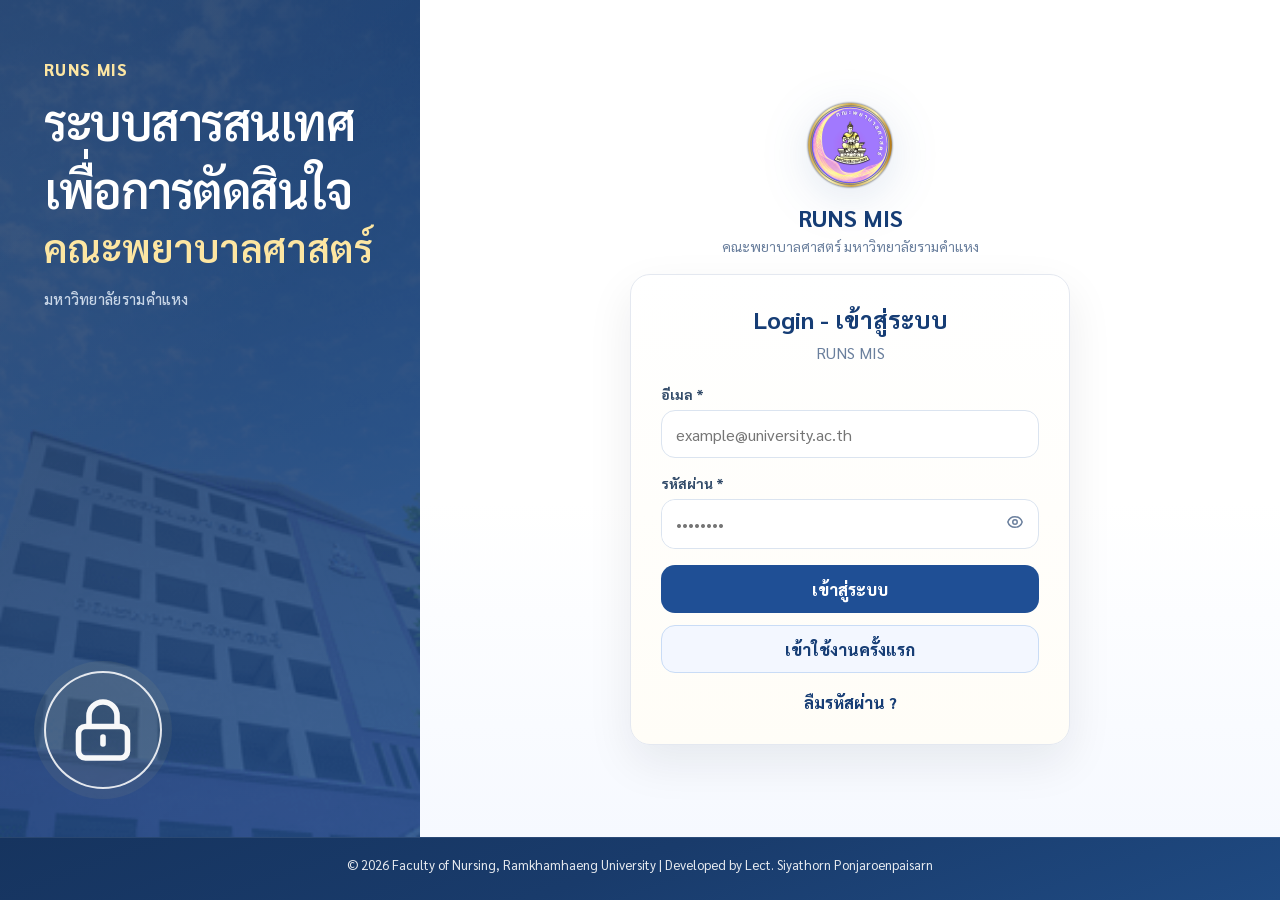
<file: index.html>
<!DOCTYPE html>
<html lang="th">
<head>
  <meta charset="UTF-8" />
  <meta name="viewport" content="width=device-width, initial-scale=1.0" />
  <title>MIS | หน้าหลัก</title>
  <link rel="icon" href="assets/favicon.ico" />
  <link rel="shortcut icon" href="assets/favicon.ico" />
  <link rel="stylesheet" href="styles.css?v=20260809-thai-date-control-unified" />
</head>
<body class="app-page">
  <header class="app-topbar">
    <div class="app-topbar-left">
      <button id="sidebar-toggle" class="topbar-menu-btn" type="button" aria-label="เปิด/ปิดเมนู">
        <svg viewBox="0 0 24 24" aria-hidden="true">
          <path d="M4 7h16M4 12h16M4 17h16" />
        </svg>
      </button>
      <img class="app-topbar-logo" src="assets/Logo.png" alt="โลโก้คณะพยาบาลศาสตร์" />
      <div class="app-topbar-title">
        <span>RUNS MIS</span>
        <strong>ระบบสารสนเทศ เพื่อการตัดสินใจ</strong>
        <small>คณะพยาบาลศาสตร์ มหาวิทยาลัยรามคำแหง</small>
      </div>
    </div>
    <div class="app-topbar-actions">
      <div id="session-countdown" class="session-countdown" aria-live="polite" title="เวลาคงเหลือของ session">
        <span>หมดเวลาใน</span>
        <strong id="session-countdown-value">--:--:--</strong>
      </div>
      <button id="logout-btn" class="topbar-logout-btn" type="button" aria-label="ออกจากระบบ" title="ออกจากระบบ">
        <svg viewBox="0 0 24 24" aria-hidden="true">
          <path d="M15 3h4a2 2 0 0 1 2 2v14a2 2 0 0 1-2 2h-4" />
          <path d="M10 17l5-5-5-5" />
          <path d="M15 12H3" />
        </svg>
      </button>
    </div>
  </header>

  <div id="sidebar-backdrop" class="sidebar-backdrop"></div>
  <div id="app-shell" class="app-shell">
    <aside id="app-sidebar" class="app-sidebar" aria-label="เมนูหลัก">
      <button id="sidebar-user-card" class="sidebar-user-card" type="button" aria-label="เปลี่ยนรหัสผ่าน" title="เปลี่ยนรหัสผ่าน">
        <div id="sidebar-user-initial" class="sidebar-avatar">-</div>
        <div class="sidebar-user-meta">
          <strong id="sidebar-user-name">-</strong>
          <span id="sidebar-user-role">-</span>
          <small id="sidebar-user-email">-</small>
        </div>
      </button>

      <nav class="sidebar-nav">
        <a class="sidebar-link active" href="#home" data-view-link="home" aria-current="page">
          <svg viewBox="0 0 24 24" aria-hidden="true">
            <path d="M3 11l9-8 9 8" />
            <path d="M5 10v10h14V10" />
            <path d="M9 20v-6h6v6" />
          </svg>
          <span>หน้าหลัก</span>
        </a>

        <div class="sidebar-dashboard-menu" data-mis-admin-only>
          <button class="sidebar-dashboard-title expanded" type="button" aria-expanded="true">
            <span>แดชบอร์ดผู้บริหาร</span>
            <svg viewBox="0 0 24 24" aria-hidden="true"><path d="M6 9l6 6 6-6" /></svg>
          </button>

          <div class="sidebar-dashboard-content show">
            <button class="sidebar-subsection-toggle expanded" type="button" aria-expanded="true">
              <span>ด้านการบริหาร</span>
              <svg viewBox="0 0 24 24" aria-hidden="true"><path d="M6 9l6 6 6-6" /></svg>
            </button>
            <div class="sidebar-subsection-links show">
              <a href="#executive-budget" data-view-link="executive-budget"><svg viewBox="0 0 24 24" aria-hidden="true"><path d="M5 19V5h14v14H5z" /><path d="M9 16V9" /><path d="M12 16v-4" /><path d="M15 16v-7" /></svg><span>แผนงบประมาณประจำปี</span></a>
              <a href="#executive-personnel-stats" data-view-link="executive-personnel-stats"><svg viewBox="0 0 24 24" aria-hidden="true"><path d="M17 20v-2a4 4 0 0 0-4-4H7a4 4 0 0 0-4 4v2" /><path d="M10 10a4 4 0 1 0 0-8 4 4 0 0 0 0 8z" /><path d="M21 20v-2a4 4 0 0 0-3-3.87" /><path d="M16 3.13a4 4 0 0 1 0 7.75" /></svg><span>สถิติบุคลากร</span></a>
              <a href="#executive-teacher-ratio" data-view-link="executive-teacher-ratio"><svg viewBox="0 0 24 24" aria-hidden="true"><path d="M17 20v-2a4 4 0 0 0-4-4H7a4 4 0 0 0-4 4v2" /><path d="M10 10a4 4 0 1 0 0-8 4 4 0 0 0 0 8z" /><path d="M21 20v-2a4 4 0 0 0-3-3.87" /><path d="M16 3.13a4 4 0 0 1 0 7.75" /></svg><span>สัดส่วนอาจารย์</span></a>
              <a href="#executive-ftes" data-view-link="executive-ftes"><svg viewBox="0 0 24 24" aria-hidden="true"><path d="M5 19V5h14v14H5z" /><path d="M9 16V9" /><path d="M12 16v-4" /><path d="M15 16v-7" /></svg><span>FTES</span></a>
              <a href="#executive-lab-assets" data-view-link="executive-lab-assets"><svg viewBox="0 0 24 24" aria-hidden="true"><path d="M12 3l8 4-8 4-8-4 8-4z" /><path d="M4 12l8 4 8-4" /><path d="M4 17l8 4 8-4" /></svg><span>รายงานครุภัณฑ์ห้องฝึกปฏิบัติการพยาบาล</span></a>
              <a href="#executive-library-books" data-view-link="executive-library-books"><svg viewBox="0 0 24 24" aria-hidden="true"><path d="M4 19.5A2.5 2.5 0 0 1 6.5 17H20" /><path d="M4 4.5A2.5 2.5 0 0 1 6.5 2H20v20H6.5A2.5 2.5 0 0 1 4 19.5z" /></svg><span>รายงานหนังสือห้องสมุด</span></a>
            </div>

            <button class="sidebar-subsection-toggle expanded" type="button" aria-expanded="true"><span>ด้านการเรียนการสอน</span><svg viewBox="0 0 24 24" aria-hidden="true"><path d="M6 9l6 6 6-6" /></svg></button>
            <div class="sidebar-subsection-links show">
              <a href="#executive-schedule" data-view-link="executive-schedule"><svg viewBox="0 0 24 24" aria-hidden="true"><path d="M8 3v4" /><path d="M16 3v4" /><path d="M4 11h16" /><path d="M5 5h14v16H5z" /></svg><span>ตารางเรียน</span></a>
              <a href="#executive-course-count" data-view-link="executive-course-count"><svg viewBox="0 0 24 24" aria-hidden="true"><path d="M8 3v4" /><path d="M16 3v4" /><path d="M4 11h16" /><path d="M5 5h14v16H5z" /></svg><span>จำนวนรายวิชาที่เปิดการเรียนการสอน และรายวิชาที่ดำเนินการสอนแล้วเสร็จ</span></a>
              <a href="#executive-student-count" data-view-link="executive-student-count"><svg viewBox="0 0 24 24" aria-hidden="true"><path d="M12 3l9 5-9 5-9-5 9-5z" /><path d="M5 12v4c2 2 12 2 14 0v-4" /></svg><span>รายงานจำนวนนักศึกษาแรกเข้าและปัจจุบัน</span></a>
            </div>

            <button class="sidebar-subsection-toggle expanded" type="button" aria-expanded="true"><span>ด้านการวิจัย</span><svg viewBox="0 0 24 24" aria-hidden="true"><path d="M6 9l6 6 6-6" /></svg></button>
            <div class="sidebar-subsection-links show">
              <a href="#executive-research-publication" data-view-link="executive-research-publication"><svg viewBox="0 0 24 24" aria-hidden="true"><path d="M4 19.5A2.5 2.5 0 0 1 6.5 17H20" /><path d="M4 4.5A2.5 2.5 0 0 1 6.5 2H20v20H6.5A2.5 2.5 0 0 1 4 19.5z" /></svg><span>รายงานการเผยแพร่ผลงานวิจัย</span></a>
            </div>

            <button class="sidebar-subsection-toggle expanded" type="button" aria-expanded="true"><span>ด้านการบริการวิชาการ</span><svg viewBox="0 0 24 24" aria-hidden="true"><path d="M6 9l6 6 6-6" /></svg></button>
            <div class="sidebar-subsection-links show">
              <a href="#executive-academic-service" data-view-link="executive-academic-service"><svg viewBox="0 0 24 24" aria-hidden="true"><path d="M6 7h12v12H6z" /><path d="M9 7V5h6v2" /></svg><span>ด้านการบริการวิชาการ</span></a>
            </div>

            <button class="sidebar-subsection-toggle expanded" type="button" aria-expanded="true"><span>ด้านการทำนุบำรุงศิลปะและวัฒนธรรม</span><svg viewBox="0 0 24 24" aria-hidden="true"><path d="M6 9l6 6 6-6" /></svg></button>
            <div class="sidebar-subsection-links show">
              <a href="#executive-culture" data-view-link="executive-culture"><svg viewBox="0 0 24 24" aria-hidden="true"><path d="M12 21a8 8 0 1 0 0-16 8 8 0 0 0 0 16z" /><path d="M12 3v2" /><path d="M8 13h8" /></svg><span>ด้านการทำนุบำรุงศิลปะและวัฒนธรรม</span></a>
            </div>
          </div>
        </div>

        <a class="sidebar-link" href="#hrm" data-view-link="hrm" data-hrm-entry data-mis-admin-only>
          <svg viewBox="0 0 24 24" aria-hidden="true">
            <path d="M4 7h16" />
            <path d="M4 12h16" />
            <path d="M4 17h10" />
            <path d="M17 17h3" />
          </svg>
          <span data-hrm-label>จัดการข้อมูลบุคลากร</span>
        </a>

        <button class="sidebar-section-toggle" type="button" aria-expanded="false">
          <span>แบบบันทึกข้อมูล</span>
          <svg viewBox="0 0 24 24" aria-hidden="true">
            <path d="M6 9l6 6 6-6" />
          </svg>
        </button>
        <div class="sidebar-section-links">
          <a href="#personal" data-view-link="personal">ข้อมูลส่วนบุคคล</a>
          <a href="#research" data-view-link="research">งานวิจัยและนวัตกรรม</a>
          <a href="#faculty-practice" data-view-link="faculty-practice">Faculty Practice</a>
          <a href="#training" data-view-link="training">ชั่วโมงอบรมและพัฒนาตนเอง</a>
          <a href="prj/index_faculty.html">บันทึกโครงการคณะ</a>
          <a href="prj/index_university.html">บันทึกโครงการมหาวิทยาลัย</a>
          <a href="prj/index_participation.html">บันทึกการเข้าร่วมกิจกรรม</a>
          <a href="#">ภาระงานและผลงาน</a>
        </div>
      </nav>

      <div class="sidebar-footer">
        <button id="sidebar-logout-btn" class="sidebar-logout" type="button">ออกจากระบบ</button>
      </div>
    </aside>

    <main class="app-main">
      <section id="home-view" class="content-view show welcome-panel">
        <p class="eyebrow">MIS Dashboard</p>
        <h1>หน้าหลัก</h1>
        <p>เลือกทางลัดหรือเมนูด้านซ้ายเพื่อเข้าสู่ข้อมูลของระบบ หลังจากนี้เราจะค่อย ๆ ย้ายโมดูลเข้ามาในหลังบ้านเดียวกัน</p>

        <div class="home-section-list">
          <section class="home-system-section">
            <div class="home-section-heading">
              <h2>ข้อมูลส่วนบุคคลและผลงาน</h2>
            </div>
            <div class="home-quick-grid" aria-label="ข้อมูลส่วนบุคคลและผลงาน">
              <a class="home-quick-card" href="#personal" data-view-link="personal">
                <span class="home-quick-icon">
                  <svg viewBox="0 0 24 24" aria-hidden="true">
                    <path d="M12 12a4 4 0 1 0 0-8 4 4 0 0 0 0 8z" />
                    <path d="M4 21a8 8 0 0 1 16 0" />
                  </svg>
                </span>
                <strong>ข้อมูลส่วนบุคคล</strong>
                <small>ดูรายละเอียดและแก้ไขข้อมูลที่อนุญาต</small>
              </a>

              <a class="home-quick-card" href="#research" data-view-link="research">
                <span class="home-quick-icon">
                  <svg viewBox="0 0 24 24" aria-hidden="true">
                    <path d="M4 19.5A2.5 2.5 0 0 1 6.5 17H20" />
                    <path d="M4 4.5A2.5 2.5 0 0 1 6.5 2H20v20H6.5A2.5 2.5 0 0 1 4 19.5v-15z" />
                  </svg>
                </span>
                <strong>งานวิจัยและนวัตกรรม</strong>
                <small>บันทึกและตรวจสอบผลงานวิจัย</small>
              </a>

              <a class="home-quick-card" href="#training" data-view-link="training">
                <span class="home-quick-icon">
                  <svg viewBox="0 0 24 24" aria-hidden="true">
                    <path d="M12 6v6l4 2" />
                    <path d="M21 12a9 9 0 1 1-18 0 9 9 0 0 1 18 0z" />
                  </svg>
                </span>
                <strong>ชั่วโมงอบรม</strong>
                <small>บันทึกชั่วโมงอบรมและพัฒนาตนเอง</small>
              </a>
            </div>
          </section>

          <section class="home-system-section">
            <div class="home-section-heading">
              <h2>โครงการและกิจกรรม</h2>
            </div>
            <div class="home-quick-grid" aria-label="โครงการและกิจกรรม">
              <a class="home-quick-card" href="prj/index_faculty.html">
                <span class="home-quick-icon">
                  <svg viewBox="0 0 24 24" aria-hidden="true">
                    <path d="M4 5h16v14H4z" />
                    <path d="M8 9h8" />
                    <path d="M8 13h5" />
                    <path d="M17 13l2 2 3-4" />
                  </svg>
                </span>
                <strong>บันทึกโครงการคณะ</strong>
                <small>บันทึกและติดตามโครงการระดับคณะ</small>
              </a>

              <a class="home-quick-card" href="prj/index_university.html">
                <span class="home-quick-icon">
                  <svg viewBox="0 0 24 24" aria-hidden="true">
                    <path d="M4 20h16" />
                    <path d="M6 10h12" />
                    <path d="M8 10v8" />
                    <path d="M12 10v8" />
                    <path d="M16 10v8" />
                    <path d="M12 4l8 6H4z" />
                  </svg>
                </span>
                <strong>บันทึกโครงการมหาวิทยาลัย</strong>
                <small>เพิ่มรายการโครงการระดับมหาวิทยาลัยสำหรับอ้างอิง</small>
              </a>

              <a class="home-quick-card" href="prj/index_participation.html">
                <span class="home-quick-icon">
                  <svg viewBox="0 0 24 24" aria-hidden="true">
                    <path d="M7 4h10" />
                    <path d="M6 8h12v12H6z" />
                    <path d="M9 12h6" />
                    <path d="M9 16h4" />
                  </svg>
                </span>
                <strong>บันทึกการเข้าร่วมกิจกรรม</strong>
                <small>เลือกจากโครงการและกิจกรรมที่บันทึกไว้แล้ว</small>
              </a>
            </div>
          </section>

          <section class="home-system-section">
            <div class="home-section-heading">
              <h2>บริหารจัดการและรายงาน</h2>
            </div>
            <div class="home-quick-grid" aria-label="บริหารจัดการและรายงาน">
              <a class="home-quick-card" href="#executive" data-view-link="executive" data-mis-admin-only>
                <span class="home-quick-icon">
                  <svg viewBox="0 0 24 24" aria-hidden="true">
                    <path d="M4 19V5" />
                    <path d="M4 19h16" />
                    <path d="M8 15l3-4 3 2 4-6" />
                  </svg>
                </span>
                <strong>Dashboard ผู้บริหาร</strong>
                <small>ภาพรวมบุคลากร งานวิจัย และสถานะข้อมูลสำคัญ</small>
              </a>

              <a class="home-quick-card" href="#hrm" data-view-link="hrm" data-hrm-entry data-mis-admin-only>
                <span class="home-quick-icon">
                  <svg viewBox="0 0 24 24" aria-hidden="true">
                    <path d="M4 7h16" />
                    <path d="M4 12h16" />
                    <path d="M4 17h10" />
                  </svg>
                </span>
                <strong data-hrm-title>จัดการข้อมูลบุคลากร</strong>
                <small data-hrm-caption>ไปยัง HRM และรายชื่อบุคลากร</small>
              </a>
            </div>
          </section>
        </div>
      </section>

      <section id="executive-view" class="content-view executive-page">
        <div class="section-heading executive-heading">
          <div>
            <p class="eyebrow">Executive Dashboard</p>
            <h1>แดชบอร์ดผู้บริหาร</h1>
            <p>พื้นที่รวม module สำหรับเชื่อมข้อมูลและรายงานผู้บริหารในลำดับถัดไป</p>
          </div>
        </div>

        <div class="executive-module-list">
          <section class="executive-module-group">
            <h2>ด้านการบริหาร</h2>
            <div class="executive-module-grid">
              <a class="executive-module-card" href="#executive-budget" data-view-link="executive-budget">แผนงบประมาณประจำปี</a>
              <a class="executive-module-card" href="#executive-personnel-stats" data-view-link="executive-personnel-stats">สถิติบุคลากร</a>
              <a class="executive-module-card" href="#executive-teacher-ratio" data-view-link="executive-teacher-ratio">สัดส่วนอาจารย์</a>
              <a class="executive-module-card" href="#executive-ftes" data-view-link="executive-ftes">FTES</a>
              <a class="executive-module-card" href="#executive-lab-assets" data-view-link="executive-lab-assets">รายงานครุภัณฑ์ห้องฝึกปฏิบัติการพยาบาล</a>
              <a class="executive-module-card" href="#executive-library-books" data-view-link="executive-library-books">รายงานหนังสือห้องสมุด</a>
            </div>
          </section>

          <section class="executive-module-group">
            <h2>ด้านการเรียนการสอน</h2>
            <div class="executive-module-grid">
              <a class="executive-module-card" href="#executive-schedule" data-view-link="executive-schedule">ตารางเรียน</a>
              <a class="executive-module-card" href="#executive-course-count" data-view-link="executive-course-count">จำนวนรายวิชาที่เปิดการเรียนการสอน และรายวิชาที่ดำเนินการสอนแล้วเสร็จ</a>
              <a class="executive-module-card" href="#executive-student-count" data-view-link="executive-student-count">รายงานจำนวนนักศึกษาแรกเข้าและปัจจุบัน</a>
            </div>
          </section>

          <section class="executive-module-group">
            <h2>ด้านการวิจัย</h2>
            <div class="executive-module-grid">
              <a class="executive-module-card" href="#executive-research-publication" data-view-link="executive-research-publication">รายงานการเผยแพร่ผลงานวิจัย</a>
            </div>
          </section>

          <section class="executive-module-group">
            <h2>ด้านการบริการวิชาการ</h2>
            <div class="executive-module-grid">
              <a class="executive-module-card" href="#executive-academic-service" data-view-link="executive-academic-service">รายงานโครงการด้านการบริการวิชาการ</a>
            </div>
          </section>

          <section class="executive-module-group">
            <h2>ด้านการทำนุบำรุงศิลปะและวัฒนธรรม</h2>
            <div class="executive-module-grid">
              <a class="executive-module-card" href="#executive-culture" data-view-link="executive-culture">รายงานโครงการด้านการทำนุบำรุงศิลปะและวัฒนธรรม</a>
            </div>
          </section>
        </div>

      </section>

<section id="executive-budget-view" class="content-view executive-page has-embedded-report">
        <details class="section-heading executive-subpage-heading" open>
          <summary><h1>แผนงบประมาณประจำปี</h1></summary>
          <p class="eyebrow">Executive Dashboard</p>
        </details>
        <div class="executive-module-frame-wrap">
          <iframe title="แผนงบประมาณประจำปี" src="https://nurse-ru-dev.github.io/mis-graph/budget/index.html" loading="lazy" referrerpolicy="no-referrer-when-downgrade" sandbox="allow-storage-access-by-user-activation allow-scripts allow-same-origin allow-popups allow-popups-to-escape-sandbox"></iframe>
        </div>
      </section>

      <section id="executive-personnel-stats-view" class="content-view executive-page has-embedded-report">
        <details class="section-heading executive-subpage-heading" open>
          <summary><h1>สถิติบุคลากร</h1></summary>
          <p class="eyebrow">Executive Dashboard</p>
        </details>
        <div class="executive-module-frame-wrap">
          <iframe title="สถิติบุคลากร" src="https://datastudio.google.com/embed/reporting/b3f81b33-a01a-4235-8719-243363dc9b8e/page/p_3n2u2n4u2d" loading="lazy" referrerpolicy="no-referrer-when-downgrade" sandbox="allow-storage-access-by-user-activation allow-scripts allow-same-origin allow-popups allow-popups-to-escape-sandbox"></iframe>
        </div>
      </section>

      <section id="executive-teacher-ratio-view" class="content-view executive-page has-embedded-report">
        <details class="section-heading executive-subpage-heading" open>
          <summary><h1>สัดส่วนอาจารย์</h1></summary>
          <p class="eyebrow">Executive Dashboard</p>
        </details>
        <div class="executive-module-frame-wrap">
          <iframe title="สัดส่วนอาจารย์" src="https://nurse-ru-dev.github.io/mis-graph/lect/lecturers.html" loading="lazy" referrerpolicy="no-referrer-when-downgrade" sandbox="allow-storage-access-by-user-activation allow-scripts allow-same-origin allow-popups allow-popups-to-escape-sandbox"></iframe>
        </div>
      </section>

      <section id="executive-ftes-view" class="content-view executive-page has-embedded-report">
        <details class="section-heading executive-subpage-heading" open>
          <summary><h1>FTES</h1></summary>
          <p class="eyebrow">Executive Dashboard</p>
        </details>
        <div class="executive-module-frame-wrap">
          <iframe title="FTES" src="https://nurse-ru-dev.github.io/mis-graph/ftes/FTES.html" loading="lazy" referrerpolicy="no-referrer-when-downgrade" sandbox="allow-storage-access-by-user-activation allow-scripts allow-same-origin allow-popups allow-popups-to-escape-sandbox"></iframe>
        </div>
      </section>

      <section id="executive-lab-assets-view" class="content-view executive-page has-embedded-report">
        <details class="section-heading executive-subpage-heading" open>
          <summary><h1>รายงานครุภัณฑ์ห้องฝึกปฏิบัติการพยาบาล</h1></summary>
          <p class="eyebrow">Executive Dashboard</p>
        </details>
        <div class="executive-module-frame-wrap">
          <iframe title="รายงานครุภัณฑ์ห้องฝึกปฏิบัติการพยาบาล" src="https://lookerstudio.google.com/embed/reporting/a192341a-1e57-418e-b501-729404b04c6d/page/C4uqF" loading="lazy" referrerpolicy="no-referrer-when-downgrade" sandbox="allow-storage-access-by-user-activation allow-scripts allow-same-origin allow-popups allow-popups-to-escape-sandbox"></iframe>
        </div>
      </section>

      <section id="executive-library-books-view" class="content-view executive-page has-embedded-report">
        <details class="section-heading executive-subpage-heading" open>
          <summary><h1>รายงานหนังสือห้องสมุด</h1></summary>
          <p class="eyebrow">Executive Dashboard</p>
        </details>
        <div class="executive-module-frame-wrap">
          <iframe title="รายงานหนังสือห้องสมุด" src="https://datastudio.google.com/embed/reporting/21a730b8-ade6-4069-88e5-bdf1d81ac9ae/page/6cjvF" loading="lazy" referrerpolicy="no-referrer-when-downgrade" sandbox="allow-storage-access-by-user-activation allow-scripts allow-same-origin allow-popups allow-popups-to-escape-sandbox"></iframe>
        </div>
      </section>

      <section id="executive-schedule-view" class="content-view executive-page has-embedded-report">
        <details class="section-heading executive-subpage-heading" open>
          <summary><h1>ตารางเรียน</h1></summary>
          <p class="eyebrow">Executive Dashboard</p>
        </details>
        <div class="executive-module-frame-wrap">
          <iframe title="ตารางเรียน" src="https://nurse.ru.ac.th/images/doc/Timetable%20for%20the%20Bachelor%20of%20Nursing%20Program.pdf" loading="lazy" referrerpolicy="no-referrer-when-downgrade" sandbox="allow-storage-access-by-user-activation allow-scripts allow-same-origin allow-popups allow-popups-to-escape-sandbox"></iframe>
        </div>
      </section>

      <section id="executive-course-count-view" class="content-view executive-page has-embedded-report">
        <details class="section-heading executive-subpage-heading" open>
          <summary><h1>จำนวนรายวิชาที่เปิดการเรียนการสอน และรายวิชาที่ดำเนินการสอนแล้วเสร็จ</h1></summary>
          <p class="eyebrow">Executive Dashboard</p>
        </details>
        <div class="executive-module-frame-wrap">
          <iframe title="จำนวนรายวิชาที่เปิดการเรียนการสอน และรายวิชาที่ดำเนินการสอนแล้วเสร็จ" src="https://nurse-ru-dev.github.io/mis-graph/sbj/subject.html" loading="lazy" referrerpolicy="no-referrer-when-downgrade" sandbox="allow-storage-access-by-user-activation allow-scripts allow-same-origin allow-popups allow-popups-to-escape-sandbox"></iframe>
        </div>
      </section>

      <section id="executive-student-count-view" class="content-view executive-page has-embedded-report">
        <details class="section-heading executive-subpage-heading" open>
          <summary><h1>รายงานจำนวนนักศึกษาแรกเข้าและปัจจุบัน</h1></summary>
          <p class="eyebrow">Executive Dashboard</p>
        </details>
        <div class="executive-module-frame-wrap">
          <iframe title="รายงานจำนวนนักศึกษาแรกเข้าและปัจจุบัน" src="https://nurse-ru-dev.github.io/mis-graph/stdn/students.html" loading="lazy" referrerpolicy="no-referrer-when-downgrade" sandbox="allow-storage-access-by-user-activation allow-scripts allow-same-origin allow-popups allow-popups-to-escape-sandbox"></iframe>
        </div>
      </section>

      <section id="executive-research-publication-view" class="content-view executive-page has-embedded-report">
        <details class="section-heading executive-subpage-heading compact-executive-report-heading" open>
          <summary><h1>รายงานการเผยแพร่ผลงานวิจัย</h1></summary>
          <p class="eyebrow">Executive Dashboard</p>
        </details>
        <div class="executive-module-frame-wrap">
          <iframe title="รายงานการเผยแพร่ผลงานวิจัย" src="https://nurse-ru-dev.github.io/mis-graph/resch/index.html" loading="lazy" referrerpolicy="no-referrer-when-downgrade" sandbox="allow-storage-access-by-user-activation allow-scripts allow-same-origin allow-popups allow-popups-to-escape-sandbox"></iframe>
        </div>
      </section>

      <section id="executive-academic-service-view" class="content-view executive-page has-embedded-report">
        <details class="section-heading executive-subpage-heading" open>
          <summary><h1>รายงานโครงการด้านการบริการวิชาการ</h1></summary>
          <p class="eyebrow">Executive Dashboard</p>
        </details>
        <div class="executive-module-frame-wrap">
          <iframe title="รายงานโครงการด้านการบริการวิชาการ" src="https://datastudio.google.com/embed/reporting/352e809e-8796-4c23-9645-c1cb48a5a5a0/page/DJjvF" loading="lazy" referrerpolicy="no-referrer-when-downgrade" sandbox="allow-storage-access-by-user-activation allow-scripts allow-same-origin allow-popups allow-popups-to-escape-sandbox"></iframe>
        </div>
      </section>

      <section id="executive-culture-view" class="content-view executive-page has-embedded-report">
        <details class="section-heading executive-subpage-heading" open>
          <summary><h1>รายงานโครงการด้านการทำนุบำรุงศิลปะและวัฒนธรรม</h1></summary>
          <p class="eyebrow">Executive Dashboard</p>
        </details>
        <div class="executive-module-frame-wrap">
          <iframe title="รายงานโครงการด้านการทำนุบำรุงศิลปะและวัฒนธรรม" src="https://datastudio.google.com/embed/reporting/68265e1c-40cd-444a-aa09-783bfc5cde0c/page/DJjvF" loading="lazy" referrerpolicy="no-referrer-when-downgrade" sandbox="allow-storage-access-by-user-activation allow-scripts allow-same-origin allow-popups allow-popups-to-escape-sandbox"></iframe>
        </div>
      </section>

      <section id="account-view" class="content-view profile-page">
        <div class="section-heading">
          <p class="eyebrow">Account</p>
          <h1>ข้อมูลบัญชีผู้ใช้</h1>
        </div>
        <div class="profile-card">
          <div class="profile-grid compact">
            <div class="profile-field">
              <span>ชื่อ</span>
              <strong id="account-name">-</strong>
            </div>
            <div class="profile-field">
              <span>อีเมล</span>
              <strong id="account-email">-</strong>
            </div>
            <div class="profile-field">
              <span>PERSON_ID</span>
              <strong id="account-person-id">-</strong>
            </div>
            <div class="profile-field">
              <span>บทบาท</span>
              <strong id="account-role">-</strong>
            </div>
          </div>
        </div>
      </section>

      <section id="personal-view" class="content-view profile-page">
        <div class="section-heading">
          <p class="eyebrow">Personal Record</p>
          <h1>ข้อมูลส่วนบุคคล</h1>
        </div>

        <div id="personal-alert" class="data-alert data-alert-info">กำลังโหลดข้อมูลส่วนบุคคล...</div>

        <article id="personal-card" class="profile-card" hidden>
          <div class="profile-hero">
            <div class="profile-photo-wrap">
              <img id="personal-photo" class="profile-photo" src="assets/Logo.png" alt="รูปบุคลากร" />
            </div>
            <div>
              <p id="personal-prefix" class="eyebrow">-</p>
              <h2 id="personal-full-name">-</h2>
              <p id="personal-position">-</p>
              <div class="profile-quick-summary" aria-label="สรุปข้อมูลบุคลากร">
                <div>
                  <span>วุฒิสูงสุด</span>
                  <strong id="personal-summary-education">-</strong>
                </div>
                <div>
                  <span>อายุงาน</span>
                  <strong id="personal-summary-work-age">-</strong>
                </div>
                <div>
                  <span>วันเริ่มงาน</span>
                  <strong id="personal-summary-start-date">-</strong>
                </div>
              </div>
            </div>
            <div class="profile-actions">
              <button id="personal-edit-btn" class="btn btn-primary" type="button">แก้ไขข้อมูล</button>
            </div>
          </div>

          <div id="personal-detail-inline" class="inline-detail-content"></div>
        </article>
      </section>

      <section id="research-view" class="content-view research-page">
        <div class="section-heading research-heading">
          <div>
            <p class="eyebrow">Research</p>
            <h1>ผลงานวิจัย</h1>
          </div>
          <div class="research-actions">
            <button class="btn btn-secondary" id="research-export-btn" type="button">Export / พิมพ์</button>
            <button class="btn btn-primary" id="research-add-btn" type="button">เพิ่มข้อมูลวิจัย</button>
          </div>
        </div>

        <div id="research-alert" class="data-alert data-alert-info">กำลังโหลดข้อมูลงานวิจัย...</div>

        <div id="research-panel" class="research-panel" hidden>
          <div class="research-toolbar">
            <span id="research-total-badge" class="research-badge">0 รายการ</span>
            <input id="research-search-input" class="form-control" type="search" placeholder="ค้นหาชื่อเรื่อง / วารสาร / ปี..." />
          </div>

          <div id="research-table-wrap" class="research-table-wrap">
            <table class="research-table">
              <thead>
                <tr>
                  <th>#</th>
                  <th>ชื่อเรื่อง</th>
                  <th>วารสาร</th>
                  <th>ปี พ.ศ.</th>
                  <th>ประเภท</th>
                  <th>สถานะ</th>
                  <th>ทุน</th>
                  <th>จัดการ</th>
                </tr>
              </thead>
              <tbody id="research-tbody"></tbody>
            </table>
          </div>

          <div id="research-mobile-cards" class="research-mobile-cards"></div>
        </div>
      </section>

      <section id="faculty-practice-view" class="content-view research-page">
        <div class="section-heading research-heading">
          <div>
            <p class="eyebrow">Faculty Practice</p>
            <h1>Faculty Practice</h1>
          </div>
          <div class="research-actions">
            <button class="btn btn-secondary" id="fp-export-btn" type="button">Export / พิมพ์</button>
            <button class="btn btn-primary" id="fp-add-btn" type="button">เพิ่มข้อมูล FP</button>
          </div>
        </div>

        <div id="fp-alert" class="data-alert data-alert-info">กำลังโหลดข้อมูล Faculty Practice...</div>

        <div id="fp-panel" class="research-panel" hidden>
          <div class="research-toolbar">
            <span id="fp-total-badge" class="research-badge">0 รายการ</span>
            <input id="fp-search-input" class="form-control" type="search" placeholder="ค้นหาปีงบ / ความเชี่ยวชาญ / สถานะ..." />
          </div>

          <div class="research-table-wrap">
            <table class="research-table">
              <thead>
                <tr>
                  <th>#</th>
                  <th>ปีงบ พ.ศ.</th>
                  <th>ความเชี่ยวชาญ</th>
                  <th>ช่วงวันที่</th>
                  <th>รูปแบบการดูแล</th>
                  <th>กลุ่มวิชา/สาขาวิชาที่รับผิดชอบ</th>
                  <th>สถานะ</th>
                  <th>จัดการ</th>
                </tr>
              </thead>
              <tbody id="fp-tbody"></tbody>
            </table>
          </div>

          <div id="fp-mobile-cards" class="research-mobile-cards"></div>
        </div>
      </section>

      <section id="training-view" class="content-view research-page">
        <div class="section-heading research-heading">
          <div>
            <p class="eyebrow">Training Hours</p>
            <h1>ชั่วโมงอบรม</h1>
            <p>TRAINING_HOURS</p>
          </div>
          <div class="research-actions">
            <button class="btn btn-secondary" id="training-export-btn" type="button">Export / พิมพ์</button>
            <button class="btn btn-primary" id="training-add-btn" type="button">เพิ่มข้อมูลอบรม</button>
          </div>
        </div>

        <div id="training-alert" class="data-alert data-alert-info">กำลังโหลดข้อมูลการอบรม...</div>

        <div id="training-panel" class="research-panel" hidden>
          <div class="research-toolbar">
            <div class="training-summary">
              <span id="training-total-badge" class="research-badge">0 รายการ</span>
              <span id="training-hours-badge" class="research-badge success">0 ชั่วโมง</span>
            </div>
            <input id="training-search-input" class="form-control" type="search" placeholder="ค้นหาหัวข้อ / สถานที่ / ประเภท..." />
          </div>

          <div class="research-table-wrap">
            <table class="research-table">
              <thead>
                <tr>
                  <th>#</th>
                  <th>หัวข้ออบรม</th>
                  <th>สถานที่</th>
                  <th>ประเภท</th>
                  <th>วันที่เริ่ม</th>
                  <th>วันที่สิ้นสุด</th>
                  <th>จำนวนชั่วโมง</th>
                  <th>งบประมาณ</th>
                  <th>จัดการ</th>
                </tr>
              </thead>
              <tbody id="training-tbody"></tbody>
            </table>
          </div>

          <div id="training-mobile-cards" class="research-mobile-cards"></div>
        </div>
      </section>

      <section id="hrm-view" class="content-view research-page">
        <div class="section-heading research-heading">
          <div>
            <p class="eyebrow">HRM</p>
            <h1 data-hrm-title>จัดการข้อมูลบุคลากร</h1>
            <p data-hrm-caption>เลือกหน้าที่ต้องการใช้งานจากระบบ HRM เดิม ก่อนค่อยปรับฐานข้อมูลภายในหน้าชุดนี้</p>
          </div>
        </div>

          <div class="system-launch-grid">
          <a class="system-launch-card" href="HRM/hrm-admin.html" data-mis-admin-only>
            <span>สำหรับผู้ดูแลระบบ</span>
            <strong>เพิ่มและแก้ไขข้อมูลบุคลากร</strong>
            <small>จัดการประวัติ ข้อมูลพนักงาน การศึกษา และใบประกอบวิชาชีพ</small>
          </a>
          </div>
      </section>

      <footer class="app-content-footer app-footer-text">© 2026 Faculty of Nursing, Ramkhamhaeng University | Developed by Lect. Siyathorn Ponjaroenpaisarn</footer>
    </main>
  </div>

  <div id="personal-edit-modal" class="modal hidden">
    <div class="modal-box">
      <div class="modal-head">
        <div>
          <h2>แก้ไขข้อมูลบุคลากร</h2>
          <p>กรอกข้อมูลแยกตามหมวด เพื่อให้ง่ายต่อการตรวจสอบ</p>
        </div>
        <button type="button" data-close-modal="personal-edit-modal">×</button>
      </div>

      <form id="personal-edit-form" novalidate>
        <input type="hidden" id="edit-PERSON_ID" name="PERSON_ID" />

        <div class="personal-tabs personal-edit-tabs" data-personal-tabs>
          <div class="personal-tab-list" role="tablist" aria-label="แก้ไขข้อมูลบุคลากร">
            <button class="personal-tab-button active" type="button" role="tab" aria-selected="true" data-personal-tab="edit-profile">ข้อมูลทั่วไป</button>
            <button class="personal-tab-button" type="button" role="tab" aria-selected="false" data-personal-tab="edit-work">ข้อมูลพนักงาน</button>
            <button class="personal-tab-button" type="button" role="tab" aria-selected="false" data-personal-tab="edit-education">ข้อมูลการศึกษา</button>
            <button class="personal-tab-button" type="button" role="tab" aria-selected="false" data-personal-tab="edit-license">ใบประกอบวิชาชีพ</button>
            <button class="personal-tab-button" type="button" role="tab" aria-selected="false" data-personal-tab="edit-experience">ประสบการณ์และความเชี่ยวชาญ</button>
          </div>

          <div class="personal-tab-panel active" role="tabpanel" data-personal-panel="edit-profile">
        <div class="form-section">
          <h3>1. ประวัติส่วนตัว</h3>
          <div class="photo-upload">
            <img id="edit-photo-preview" src="" alt="" />
            <div id="edit-photo-text">รูปภาพบุคลากร</div>
          </div>
          <div class="form-grid">
            <label>คำนำหน้า
              <select id="edit-PREFIX" name="PREFIX" required>
                <option value="">เลือก</option>
                <option>นาย</option>
                <option>นาง</option>
                <option>นางสาว</option>
                <option>ผศ.</option>
                <option>รศ.</option>
                <option>ศ.</option>
                <option>ดร.</option>
                <option>อาจารย์</option>
                <option>ผศ.ดร.</option>
                <option>รศ.ดร.</option>
                <option>ศ.ดร.</option>
              </select>
            </label>
            <label>ชื่อ <input id="edit-FIRST_NAME" name="FIRST_NAME" data-name-source required /></label>
            <label>นามสกุล <input id="edit-LAST_NAME" name="LAST_NAME" data-name-source required /></label>
            <label>ชื่อเต็ม <input id="edit-FULL_NAME" name="FULL_NAME" readonly class="readonly" /></label>
            <label>อีเมล <input id="edit-EMAIL" name="EMAIL" type="email" readonly class="readonly" required /></label>
            <label>วันเดือนปีเกิด
              <div class="thai-date-control" data-thai-date-control>
                <input id="edit-BIRTHDATE_TEXT" name="BIRTHDATE_TEXT" type="text" required inputmode="numeric" placeholder="วว/ดด/ปปปป พ.ศ." autocomplete="off" data-thai-date-input data-thai-date-fallback-field="BIRTHDATE_TEXT" />
                <button type="button" class="thai-date-button" aria-label="เลือกวันที่" data-thai-date-toggle>ปฏิทิน</button>
              </div>
            </label>
          </div>
        </div>
          </div>

          <div class="personal-tab-panel" role="tabpanel" data-personal-panel="edit-work">
        <div class="form-section locked-section">
          <h3>2. ข้อมูลพนักงาน</h3>
          <p class="section-note">ข้อมูลพนักงานล็อกไว้ ไม่ถูกส่งไปบันทึกทับ ยกเว้นตำแหน่งวิชาการที่ผู้ใช้แก้ไขได้</p>
          <div class="form-grid">
            <label>กลุ่มงาน <input id="edit-WORK_GROUP" name="WORK_GROUP" disabled /></label>
            <label>ตำแหน่ง <input id="edit-POSITION" name="POSITION" disabled /></label>
            <label>ตำแหน่งวิชาการ
              <select id="edit-ACADEMIC_POSITION" name="ACADEMIC_POSITION">
                <option value="">เลือก</option>
                <option>อาจารย์</option>
                <option>ผู้ช่วยศาสตราจารย์</option>
                <option>รองศาสตราจารย์</option>
                <option>ศาสตราจารย์</option>
              </select>
            </label>
            <label data-executive-only>ผู้บริหาร <input id="edit-IS_EXECUTIVE" name="IS_EXECUTIVE" disabled /></label>
            <label data-executive-only>ลำดับผู้บริหาร <input id="edit-EXECUTIVE_ORDER" name="EXECUTIVE_ORDER" disabled /></label>
            <label>สัญญาจ้าง <input id="edit-contract" name="สัญญาจ้าง" disabled /></label>
            <label>หน่วยงานภายใน <input id="edit-DEPARTMENT" name="DEPARTMENT" disabled /></label>
            <label>ประเภทการจ้าง <input id="edit-EMPLOYMENT_TYPE" name="EMPLOYMENT_TYPE" disabled /></label>
            <label>เลขที่พนักงาน <input id="edit-EMPLOYEE_NO" name="EMPLOYEE_NO" disabled /></label>
            <label>วันที่เริ่มงาน พ.ศ. <input id="edit-START_DATE_CE" name="START_DATE_CE" disabled /></label>
            <label>ปีงบเริ่มงาน <input id="edit-START_FISCAL_YEAR" name="START_FISCAL_YEAR" disabled /></label>
            <label>สถานะปฏิบัติงาน <input id="edit-WORK_STATUS" name="WORK_STATUS" disabled /></label>
            <label>อายุงาน <input id="edit-WORK_AGE" name="WORK_AGE" disabled /></label>
          </div>
        </div>
          </div>

          <div class="personal-tab-panel" role="tabpanel" data-personal-panel="edit-license">
        <div class="form-section">
          <h3>3. ใบประกอบวิชาชีพการพยาบาลและการผดุงครรภ์</h3>
          <div class="form-grid">
            <label>เลขที่ใบประกอบวิชาชีพการพยาบาลและการผดุงครรภ์ <input id="edit-PERMIT_CARD_CODE" name="PERMIT_CARD_CODE" required /></label>
            <label>วันหมดอายุ
              <div class="thai-date-control" data-thai-date-control>
                <input id="edit-PERMIT_EXP" name="PERMIT_EXP" type="text" required inputmode="numeric" placeholder="วว/ดด/ปปปป พ.ศ." autocomplete="off" data-thai-date-input data-thai-date-fallback-field="PERMIT_EXP" />
                <button type="button" class="thai-date-button" aria-label="เลือกวันที่" data-thai-date-toggle>ปฏิทิน</button>
              </div>
              <small class="field-hint">กรุณาลงเป็น พ.ศ. เช่น 13/11/2569</small>
            </label>
            <p class="field-hint license-formula-hint">เวลาคงเหลือ วันที่แจ้งเตือนต่ออายุ และสถานะใบประกอบ จะเปลี่ยนแปลงภายหลังกดบันทึก</p>
            <label>เวลาคงเหลือ <input id="edit-TIME_REMAINING" disabled class="readonly" /></label>
            <label>วันที่แจ้งเตือนต่ออายุ <input id="edit-RENEWAL_NOTICE_DATE" disabled class="readonly" /></label>
            <label>สถานะใบประกอบ <input id="edit-NOTICE_FLAG" disabled class="readonly" /></label>
          </div>
        </div>
          </div>

          <div class="personal-tab-panel" role="tabpanel" data-personal-panel="edit-education">
        <div class="form-section">
          <h3>3. ข้อมูลการศึกษา</h3>
          <div class="derived-grid">
            <label>วุฒิสูงสุด <input id="edit-HIGHEST_EDUCATION" name="HIGHEST_EDUCATION" readonly class="readonly" /></label>
            <label>สาขาการพยาบาล <input id="edit-NURSING_FIELD" name="NURSING_FIELD" readonly class="readonly" /></label>
          </div>

          <div class="education-editor" data-education-editor></div>

          <input type="hidden" id="edit-BACHELOR_DEGREE" name="BACHELOR_DEGREE" />
          <input type="hidden" id="edit-BACHELOR_MAJOR" name="BACHELOR_MAJOR" />
          <input type="hidden" id="edit-BACHELOR_DEGREES_INST_ID" name="BACHELOR_DEGREES_INST_ID" />
          <input type="hidden" id="edit-BACHELOR_DEGREES_YEAR" name="BACHELOR_DEGREES_YEAR" />
          <input type="hidden" id="edit-MASTER_DEGREE" name="MASTER_DEGREE" />
          <input type="hidden" id="edit-MASTER_MAJOR" name="MASTER_MAJOR" />
          <input type="hidden" id="edit-MASTER_DEGREES_INST_ID" name="MASTER_DEGREES_INST_ID" />
          <input type="hidden" id="edit-MASTER_DEGREES_YEAR" name="MASTER_DEGREES_YEAR" />
          <input type="hidden" id="edit-DOCTORAL_DEGREE" name="DOCTORAL_DEGREE" />
          <input type="hidden" id="edit-DOCTORAL_MAJOR" name="DOCTORAL_MAJOR" />
          <input type="hidden" id="edit-DOCTORAL_DEGREES_OTHER_ID" name="DOCTORAL_DEGREES_OTHER_ID" />
          <input type="hidden" id="edit-DOCTORAL_DEGREES_YEAR" name="DOCTORAL_DEGREES_YEAR" />
          <input type="hidden" id="edit-MASTER_DEGREES_OTHER_NAME" name="MASTER_DEGREES_OTHER_NAME" />
          <input type="hidden" id="edit-MASTER_DEGREES_OTHER_MAJOR_ID" name="MASTER_DEGREES_OTHER_MAJOR_ID" />
          <input type="hidden" id="edit-MASTER_DEGREES_OTHER_INST_ID" name="MASTER_DEGREES_OTHER_INST_ID" />
          <input type="hidden" id="edit-MASTER_DEGREES_OTHER_YEAR" name="MASTER_DEGREES_OTHER_YEAR" />
          <input type="hidden" id="edit-EDUCATION_ROWS" name="EDUCATION_ROWS" />

        </div>
          </div>

          <div class="personal-tab-panel" role="tabpanel" data-personal-panel="edit-experience">
        <div class="form-section">
          <h3>5. ประสบการณ์และความเชี่ยวชาญ</h3>
          <div class="form-grid">
            <label class="form-row-full">ประสบการณ์พยาบาล <textarea id="edit-EXPERENCE_NURSE" name="EXPERENCE_NURSE" rows="4"></textarea></label>
            <label class="form-row-full">ประสบการณ์สอน <textarea id="edit-EXPERENCE_TEACH" name="EXPERENCE_TEACH" rows="4"></textarea></label>
            <label class="form-row-full">ความเชี่ยวชาญ <textarea id="edit-PROFICIENCY" name="PROFICIENCY" rows="4"></textarea></label>
          </div>
        </div>
          </div>
        </div>

        <div id="edit-alert" class="data-alert data-alert-info" hidden></div>

        <div class="modal-actions">
          <button type="button" class="btn btn-secondary" data-close-modal="personal-edit-modal">ยกเลิก</button>
          <button id="personal-save-btn" class="btn btn-primary" type="submit">บันทึกข้อมูล</button>
        </div>
      </form>
    </div>
  </div>

  <div id="research-modal" class="modal hidden">
    <div class="modal-box research-modal-box">
      <div class="modal-head">
        <div>
          <h2 id="research-modal-title">เพิ่มผลงานวิจัย</h2>
          <p>กรอกข้อมูลผลงานวิจัยตามแบบฟอร์มเดิมของ MIS</p>
        </div>
        <button type="button" data-close-modal="research-modal">×</button>
      </div>

      <form id="research-form" novalidate>
        <input type="hidden" name="RESEARCH_ID" id="research-form-key-id" />
        <input type="hidden" name="ROW_INDEX" id="research-form-row-index" />

        <div id="research-form-alert" class="data-alert data-alert-error" hidden></div>
        <p class="required-note"><span class="required-star">*</span> ต้องลงข้อมูลให้ครบ</p>

        <div class="form-section">
          <h3>ข้อมูลงานวิจัย</h3>
          <div class="form-grid">
            <label class="form-row-full">ชื่อเรื่อง / Title <input type="text" name="TITLE" required placeholder="ชื่อบทความหรือชื่องานวิจัย" /></label>
            <label>ประเภท (TYPE)
              <select name="TYPE" required>
                <option value="">-- เลือก --</option>
                <option>วิจัย</option>
                <option>บทความ</option>
                <option>หนังสือ</option>
                <option>ตำรา</option>
                <option>Proceeding</option>
                <option>โครงร่างวิจัย</option>
              </select>
            </label>
            <label>สถานะผลงานวิจัย
              <input type="text" id="research-status-display" value="กำลังดำเนินการ" readonly class="readonly" />
              <input type="hidden" name="RESEARCH_STATUS" id="research-status-input" value="กำลังดำเนินการ" />
            </label>
            <label>สถานะการตีพิมพ์
              <select name="PUBLISH_STATUS" id="publish-status" required>
                <option>โครงร่าง</option>
                <option>ตีพิมพ์</option>
                <option>Accepted</option>
                <option>Peer Review</option>
                <option>เก็บข้อมูล</option>
                <option>ขอ IRB</option>
              </select>
            </label>
            <label>กลุ่มวิชา
              <select name="สาขาวิชา" id="research-subject-group-input" required>
                <option value="">-- เลือก --</option>
                <option>กลุ่มวิชาการพยาบาลผู้ใหญ่และผู้สูงอายุ</option>
                <option>กลุ่มวิชาการพยาบาลเด็กและวัยรุ่น</option>
                <option>กลุ่มวิชาการพยาบาลสุขภาพจิตและจิตเวช</option>
                <option>กลุ่มวิชาการพยาบาลมารดาทารกและการผดุงครรภ์</option>
                <option>กลุ่มวิชาการพยาบาลอนามัยชุมชน</option>
              </select>
            </label>
          </div>
        </div>

        <div class="form-section">
          <h3>ข้อมูลทุนวิจัย</h3>
          <div class="form-grid">
            <label>ทุน
              <select name="FUND_STATUS" id="fund-status" required>
                <option value="">-- เลือก --</option>
                <option>มี</option>
                <option>ไม่มี</option>
              </select>
            </label>
            <label>แหล่งทุน <input type="text" name="FUND_SOURCE" id="fund-source-input" placeholder="แหล่งทุน" /></label>
            <label>จำนวนเงิน (บาท) <input type="number" name="FUND_AMOUNT" id="fund-amount-input" min="0" placeholder="0" /></label>
          </div>
        </div>

        <div class="form-section" id="research-publication-section">
          <h3>วารสารที่ตีพิมพ์ หรือข้อมูลการตีพิมพ์</h3>
          <div class="form-grid">
            <label class="form-row-full">วารสาร / Journal <input type="text" name="JOURNAL" id="journal-input" placeholder="ชื่อวารสาร" /></label>
            <label>ปี พ.ศ. <input type="number" name="YEAR_BE" id="year-be-input" placeholder="เช่น 2567" /></label>
            <label id="index-status-group">ฐานข้อมูล
              <select name="INDEX_STATUS" id="index-status-input">
                <option value="">-- เลือก --</option>
                <option>TCI 1</option>
                <option>TCI 2</option>
                <option>ต่างประเทศ</option>
                <option>ไม่ระบุ</option>
              </select>
            </label>
            <label>บทบาทในงานวิจัย
              <select name="AUTHOR_LEVEL" id="author-level-input">
                <option value="">-- เลือก --</option>
                <option>First Author</option>
                <option>Corresponding Author</option>
                <option>Co-Author</option>
              </select>
            </label>
            <label class="form-row-full">ลิงก์ (LINK) งานวิจัย <input type="url" name="LINK" id="link-input" placeholder="https://doi.org/..." /></label>
            <label id="research-ref-group" class="form-row-full">อ้างอิง (ref)
              <textarea name="ref" id="ref-input" rows="3" placeholder="รายละเอียดอ้างอิงของผลงานที่ตีพิมพ์"></textarea>
            </label>
          </div>
        </div>

        <div class="modal-actions">
          <button type="button" class="btn btn-secondary" data-close-modal="research-modal">ยกเลิก</button>
          <button id="research-save-btn" class="btn btn-primary" type="submit">บันทึก</button>
        </div>
      </form>
    </div>
  </div>

  <div id="fp-modal" class="modal hidden">
    <div class="modal-box research-modal-box">
      <div class="modal-head">
        <div>
          <h2 id="fp-modal-title">เพิ่มข้อมูล Faculty Practice</h2>
          <p>กรอกข้อมูล Faculty Practice ตามตาราง FP</p>
        </div>
        <button type="button" data-close-modal="fp-modal">×</button>
      </div>

      <form id="fp-form" novalidate>
        <input type="hidden" name="FP_ID" id="fp-form-key-id" />
        <input type="hidden" name="ROW_INDEX" id="fp-form-row-index" />

        <div id="fp-form-alert" class="data-alert data-alert-error" hidden></div>

        <div class="form-section">
          <h3>ข้อมูลหลัก</h3>
          <div class="form-grid">
            <label>รหัสบุคลากร <input type="text" name="PERSON_ID" readonly class="readonly" /></label>
            <label>ปีงบ พ.ศ. <input type="number" name="ปีงบ พ.ศ." placeholder="เช่น 2569" required /></label>
            <label class="form-row-full">ความเชี่ยวชาญ <textarea name="ความเชี่ยวชาญ" rows="4" required></textarea></label>
            <label>กลุ่มวิชา/สาขาวิชาที่รับผิดชอบ
              <select name="กลุ่มวิชา/สาขาวิชาที่รับผิดชอบ">
                <option value="">-- เลือก --</option>
                <option>การพยาบาลเด็กและวัยรุ่น</option>
                <option>การพยาบาลผู้ใหญ่และผู้สูงอายุ</option>
                <option>การพยาบาลมารดาทารกและการผดุงครรภ์</option>
                <option>การพยาบาลสุขภาพจิตและจิตเวช</option>
                <option>การพยาบาลอนามัยชุมชน</option>
              </select>
            </label>
            <label>สถานะการดำเนินการ
              <select name="สถานะการดำเนินการ">
                <option value="">-- เลือก --</option>
                <option>กำลังดำเนินการ</option>
                <option>ดำเนินการเสร็จสิ้น</option>
                <option>รอตรวจสอบ</option>
                <option>ยกเลิก</option>
              </select>
            </label>
            <div class="fp-date-plan form-row-full">
              <h4>วันที่วางแผนปฏิบัติ</h4>
              <div class="fp-date-grid">
                <label>วันที่เริ่ม
                  <div class="thai-date-control" data-thai-date-control>
                    <input type="text" name="Start_date" inputmode="numeric" placeholder="วว/ดด/ปปปป พ.ศ." autocomplete="off" data-thai-date-input />
                    <button type="button" class="thai-date-button" aria-label="เลือกวันที่" data-thai-date-toggle>ปฏิทิน</button>
                  </div>
                </label>
                <label>วันที่สิ้นสุด
                  <div class="thai-date-control" data-thai-date-control>
                    <input type="text" name="End_date" inputmode="numeric" placeholder="วว/ดด/ปปปป พ.ศ." autocomplete="off" data-thai-date-input />
                    <button type="button" class="thai-date-button" aria-label="เลือกวันที่" data-thai-date-toggle>ปฏิทิน</button>
                  </div>
                </label>
              </div>
            </div>
          </div>
        </div>

        <div class="form-section">
          <h3>รายละเอียดการดูแล</h3>
          <div class="form-grid">
            <div class="fp-check-field form-row-full">
              <span class="fp-check-title">รูปแบบการดูแล</span>
              <input type="hidden" id="fp-care-model-value" name="รูปแบบการดูแล" />
              <div id="fp-care-model" class="fp-care-tree"></div>
              <input type="hidden" id="fp-care-model-sub-value" name="รูปแบบการดูแล_รายการย่อย" />
            </div>
          </div>
        </div>

        <div class="form-section fp-link-section">
          <h3>Link เอกสาร Faculty Practice</h3>
          <p class="section-note">อัปโหลด PDF รวม 1 ไฟล์ ขนาดไม่เกิน 10 MB ระบบจะบันทึกลิงก์เอกสารให้อัตโนมัติ</p>
          <div class="form-grid">
            <label class="form-row-full">เอกสาร Faculty Practice (PDF)
              <input type="file" id="fp-document-file-input" accept="application/pdf,.pdf" />
            </label>
            <input type="hidden" name="Link เอกสาร FP" id="fp-document-link-input" />
            <input type="hidden" id="fp-document-remove-input" />
            <p class="section-note form-row-full" id="fp-document-current-link"></p>
          </div>
        </div>

        <div class="modal-actions">
          <button type="button" class="btn btn-secondary" data-close-modal="fp-modal">ยกเลิก</button>
          <button id="fp-save-btn" class="btn btn-primary" type="submit">บันทึก</button>
        </div>
      </form>
    </div>
  </div>

  <div id="training-modal" class="modal hidden">
    <div class="modal-box research-modal-box">
      <div class="modal-head">
        <div>
          <h2 id="training-modal-title">เพิ่มข้อมูลการอบรม</h2>
          <p>กรอกข้อมูลการอบรม/ดูงานตามแบบฟอร์มเดิมของ MIS</p>
        </div>
        <button type="button" data-close-modal="training-modal">×</button>
      </div>

      <form id="training-form" novalidate>
        <input type="hidden" name="TRAINING_ID" id="training-form-key-id" />
        <input type="hidden" name="ROW_INDEX" id="training-form-row-index" />

        <div id="training-form-alert" class="data-alert data-alert-error" hidden></div>

        <div class="form-section">
          <h3>ข้อมูลคำสั่ง</h3>
          <div class="form-grid">
            <label>เลขที่คำสั่ง <input type="text" name="ORDER_NO" placeholder="เลขที่คำสั่ง" /></label>
            <label>วันที่ออกคำสั่ง
              <div class="thai-date-control" data-thai-date-control>
                <input type="text" name="ORDER_DATE" inputmode="numeric" placeholder="วว/ดด/ปปปป พ.ศ." autocomplete="off" data-thai-date-input />
                <button type="button" class="thai-date-button" aria-label="เลือกวันที่" data-thai-date-toggle>ปฏิทิน</button>
              </div>
            </label>
          </div>
        </div>

        <div class="form-section">
          <h3>ข้อมูลการอบรม/ดูงาน</h3>
          <div class="form-grid">
            <label class="form-row-full">หัวข้ออบรม/ดูงาน <input type="text" name="TRAINING_TITLE" required placeholder="หัวข้อการอบรมหรือดูงาน" /></label>
            <label>สถานที่อบรม/ดูงาน <input type="text" name="TRAINING_LOCATION" placeholder="สถานที่" /></label>
            <label>ประเภทการอบรม
              <select name="TRAINING_TYPE">
                <option value="">-- เลือก --</option>
                <option>วิชาการ</option>
                <option>วิชาชีพ</option>
                <option>บริหาร</option>
                <option>อื่นๆ</option>
              </select>
            </label>
            <div class="training-date-row form-row-full">
              <label>วันที่เริ่มการอบรม
                <div class="thai-date-control" data-thai-date-control>
                  <input type="text" name="START_DATE" id="training-start-date" inputmode="numeric" placeholder="วว/ดด/ปปปป พ.ศ." autocomplete="off" data-thai-date-input />
                  <button type="button" class="thai-date-button" aria-label="เลือกวันที่" data-thai-date-toggle>ปฏิทิน</button>
                </div>
              </label>
              <label>วันที่สิ้นสุดการอบรม
                <div class="thai-date-control" data-thai-date-control>
                  <input type="text" name="END_DATE" id="training-end-date" inputmode="numeric" placeholder="วว/ดด/ปปปป พ.ศ." autocomplete="off" data-thai-date-input />
                  <button type="button" class="thai-date-button" aria-label="เลือกวันที่" data-thai-date-toggle>ปฏิทิน</button>
                </div>
              </label>
            </div>
            <div class="training-hours-row form-row-full">
              <label>จำนวนชั่วโมงที่อบรม <input type="number" name="HOURS" id="training-hours-input" min="0" step="0.5" required placeholder="0" /></label>
              <label class="training-half-day-option">
                <input type="checkbox" id="training-half-day-checkbox" />
                <span>ครึ่งวัน / กรอกชั่วโมงเอง</span>
              </label>
            </div>
          </div>
        </div>

        <div class="form-section">
          <h3>งบประมาณ</h3>
          <p class="training-budget-warning">ไม่ต้องลงงบประมาณของโครงการ ลงงบประมาณคือค่าใช้จ่ายในการอบรมนั้นๆ ของแต่ละบุคคล</p>
          <div class="form-grid">
            <label>ประเภทงบประมาณ
              <select name="BUDGET_TYPE">
                <option value="">-- เลือก --</option>
                <option>งบพัฒนาตนเอง</option>
                <option>งบส่วนตัว</option>
                <option>ไม่เสียเงิน</option>
              </select>
            </label>
            <label>งบประมาณ (บาท) <input type="number" name="BUDGET_AMOUNT" min="0" placeholder="0" /></label>
            <div class="form-row-full fp-link-section">
              <h3>Link บันทึกไปอบรม/ดูงาน</h3>
              <p class="training-link-warning">ต้องตั้งค่าแชร์ไฟล์ให้ “ทุกคนที่มีลิงก์ดูได้” หรือ “เฉพาะบัญชี @rumail.ru.ac.th ดูได้” ก่อนบันทึก ระบบตรวจได้เฉพาะลิงก์สาธารณะเท่านั้น</p>
              <label>ลิงก์ไฟล์ Google Drive / เอกสารแนบ
                <input type="url" name="ATTACHMENT_URL" id="training-attachment-url" placeholder="https://drive.google.com/..." />
              </label>
              <div class="training-link-check-row">
                <button type="button" class="btn btn-secondary btn-small" id="training-check-link-btn">ตรวจลิงก์</button>
                <span id="training-link-check-result"></span>
              </div>
              <p class="section-note form-row-full" id="training-current-attachment"></p>
            </div>
          </div>
        </div>

        <div class="modal-actions">
          <button type="button" class="btn btn-secondary" data-close-modal="training-modal">ยกเลิก</button>
          <button id="training-save-btn" class="btn btn-primary" type="submit">บันทึก</button>
        </div>
      </form>
    </div>
  </div>

  <div id="change-password-modal" class="modal hidden">
    <div class="modal-box">
      <div class="modal-head">
        <div>
          <h2>เปลี่ยนรหัสผ่าน</h2>
          <p>ตั้งรหัสผ่านใหม่สำหรับบัญชี MIS ที่กำลังใช้งานอยู่</p>
        </div>
        <button type="button" data-close-modal="change-password-modal">×</button>
      </div>

      <form id="change-password-form" novalidate>
        <div id="change-password-alert" class="data-alert data-alert-info" hidden></div>

        <div class="form-section">
          <div class="form-grid">
            <label class="form-row-full">รหัสผ่านปัจจุบัน <input id="current-password" type="password" name="currentPassword" autocomplete="current-password" required /></label>
            <label>รหัสผ่านใหม่ <input id="new-password" type="password" name="newPassword" autocomplete="new-password" required /></label>
            <label>ยืนยันรหัสผ่านใหม่ <input id="confirm-new-password" type="password" name="confirmPassword" autocomplete="new-password" required /></label>
          </div>
        </div>

        <div class="modal-actions">
          <button type="button" class="btn btn-secondary" data-close-modal="change-password-modal">ยกเลิก</button>
          <button id="change-password-save-btn" class="btn btn-primary" type="submit">บันทึกรหัสผ่าน</button>
        </div>
      </form>
    </div>
  </div>

  <script src="app.min.js?v=20260809-all-thai-date-control"></script>
  <script>initHomePage();</script>
</body>
</html>
</file>
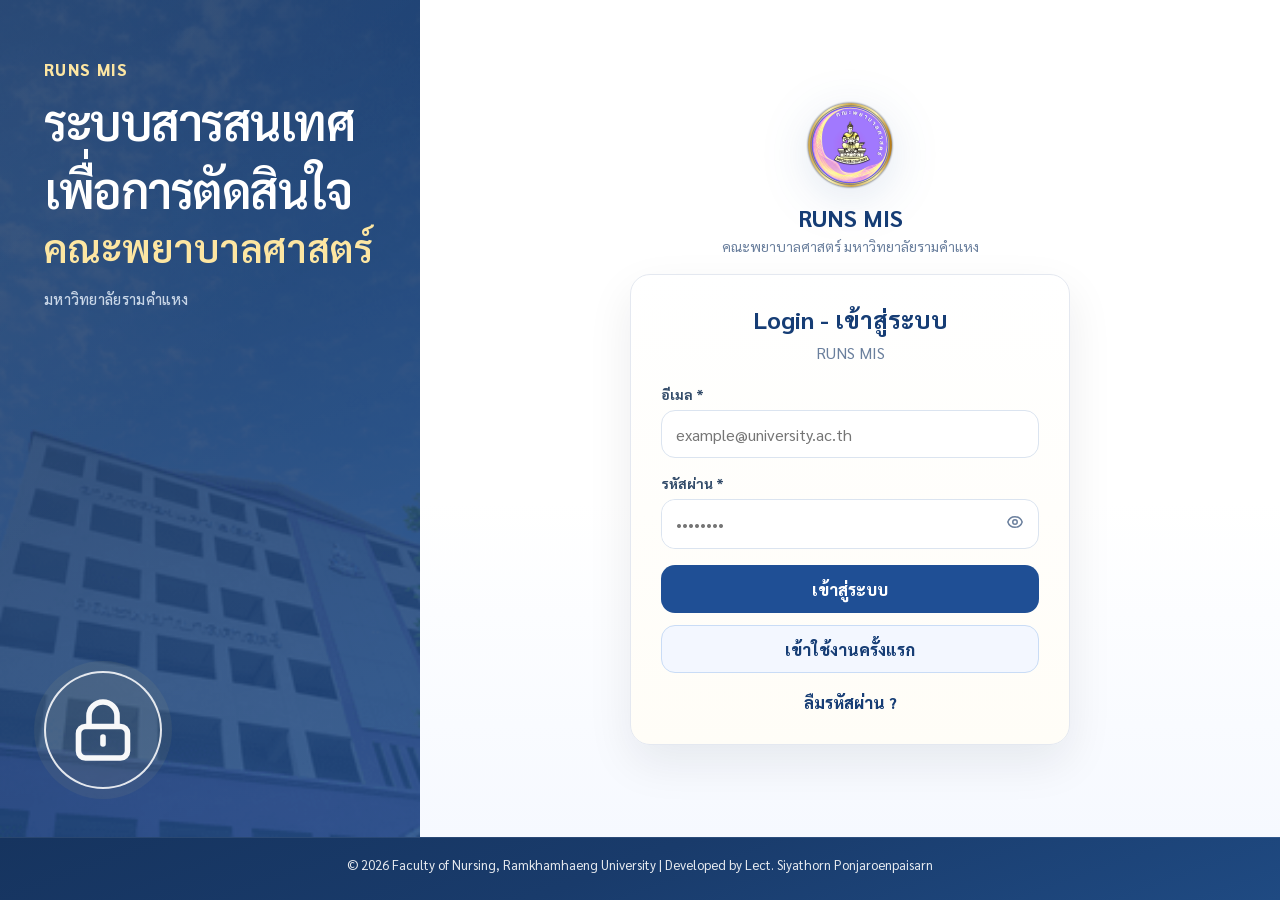
<file: prj/index.html>
﻿<!DOCTYPE html>
<html lang="th">
<head>
  <meta charset="UTF-8" />
  <meta name="viewport" content="width=device-width, initial-scale=1.0" />
  <title>ระบบติดตามโครงการ | Faculty of Nursing, Ramkhamhaeng University</title>
  <link rel="stylesheet" href="style.css?v=20260809-thai-date-supabase-prj" />
</head>
<body>
  <div id="loadingOverlay" class="loading-overlay hidden" aria-live="polite">
    <div class="loader-card">
      <div class="spinner"></div>
      <p id="loadingText">กำลังดาวน์โหลด</p>
    </div>
  </div>

  <div id="toastContainer" class="toast-container" aria-live="polite"></div>
  <div id="mobileBackdrop" class="mobile-backdrop" onclick="closeMobileSidebar()"></div>

  <aside id="sidebar" class="sidebar">
    <div class="brand">
      <img src="logo.png" alt="โลโก้คณะ" class="brand-logo" />
      <button class="sidebar-close" type="button" onclick="closeMobileSidebar()" aria-label="ปิดเมนู">×</button>
      <div>
        <h1>ระบบติดตามโครงการ</h1>
        <p>คณะพยาบาลศาสตร์</p>
        <p>มหาวิทยาลัยรามคำแหง</p>
      </div>
    </div>

    <nav class="menu" aria-label="เมนูหลัก">
      <button class="menu-item active" data-page="dashboard" type="button" onclick="navigateTo('dashboard')">
        <span>📊</span><span class="menu-text">Dashboard</span>
      </button>
      <button class="menu-item" data-page="projects" type="button" onclick="navigateTo('projects')">
        <span>📋</span><span class="menu-text">รายการโครงการทั้งหมด</span>
      </button>
      <a class="menu-item" href="index_faculty.html#form">
        <span>📝</span><span class="menu-text">บันทึกโครงการคณะ</span>
      </a>
      <a class="menu-item" href="index_university.html#form">
        <span>🏛️</span><span class="menu-text">บันทึกโครงการมหาวิทยาลัย</span>
      </a>
    </nav>

    <a class="mis-button" href="../index.html">
      <span>←</span><span class="menu-text">กลับหน้าหลัก MIS</span>
    </a>
  </aside>

  <main class="main">
    <header class="topbar">
      <button class="hamburger" type="button" onclick="toggleSidebar()" aria-label="เปิด/ปิดเมนู">☰</button>
      <div>
        <h2 id="pageTitle">Dashboard</h2>
        <p id="pageSubtitle">ภาพรวมการติดตามโครงการ</p>
      </div>
      <div class="user-pill" id="userPill">USERS</div>
    </header>

    <section id="page-dashboard" class="page active">
      <div id="dashboardCards" class="cards-grid loading-area">
        <div class="inline-loading dashboard-inline-loading">
          <div class="spinner small"></div>
          <p>กำลังดาวน์โหลด</p>
        </div>
      </div>

      <div id="dashboardCharts" class="dashboard-charts loading-area">
        <div class="inline-loading">
          <div class="spinner small"></div>
          <p>กำลังดาวน์โหลด</p>
        </div>
      </div>

    </section>

    <section id="page-projects" class="page">
      <div class="toolbar list-toolbar">
        <div class="search-box">
          <label for="searchInput">ค้นหา</label>
          <input id="searchInput" type="search" placeholder="ค้นหาชื่อโครงการ / กิจกรรม / ผู้รับผิดชอบ 1" />
        </div>
        <div>
          <label for="filterYear">ปีงบประมาณ</label>
          <select id="filterYear"><option value="">ทั้งหมด</option></select>
        </div>
        <div>
          <label for="filterQuarter">ไตรมาส</label>
          <select id="filterQuarter"><option value="">ทั้งหมด</option></select>
        </div>
        <div>
          <label for="filterStatus">สถานะ</label>
          <select id="filterStatus"><option value="">ทั้งหมด</option></select>
        </div>
        <button class="btn secondary" type="button" onclick="resetProjectFilters()">ล้างตัวกรอง</button>
      </div>

      <div class="table-panel">
        <div class="table-header">
          <h3>รายการโครงการ</h3>
          <div class="table-actions">
            <a class="btn primary" href="index_faculty.html#form">+ บันทึกโครงการคณะ</a>
            <a class="btn secondary" href="index_university.html#form">+ บันทึกโครงการมหาวิทยาลัย</a>
          </div>
        </div>
        <div id="projectTableWrap" class="table-wrap">
          <div class="table-loading-state">
            <div class="spinner small"></div>
            <p>กำลังดาวน์โหลด</p>
          </div>
        </div>
      </div>
    </section>

    <section id="page-form" class="page">
      <form id="projectForm" class="form-shell" autocomplete="off">
        <input type="hidden" id="ACTIVITY_ID" />
        <input type="hidden" id="PROJECT_ID" />
        <input type="hidden" id="PROJECT_LEVEL" />
        <div class="form-header">
          <div>
            <h3 id="formTitle">บันทึกโครงการคณะ</h3>
            <p>หน้ารวมนี้ใช้สำหรับดูภาพรวมและรายการทั้งหมด หากต้องการเพิ่มข้อมูลให้เลือกเมนูบันทึกโครงการคณะหรือบันทึกโครงการมหาวิทยาลัย</p>
          </div>
          <div class="form-actions-top">
            <button class="btn secondary" type="button" onclick="resetFormState()">ล้างฟอร์ม</button>
            <button class="btn primary" type="submit">บันทึกข้อมูล</button>
          </div>
        </div>

        <section class="form-section">
          <h4>1. ข้อมูลโครงการ</h4>
          <div class="form-grid two">
            <div class="field">
              <label for="existingProjectSelect">เลือกจากโครงการที่มีอยู่</label>
              <select id="existingProjectSelect">
                <option value="">สร้างโครงการใหม่ / กรอกเอง</option>
              </select>
              <small>เลือกโครงการเดิมเพื่อเพิ่มกิจกรรมย่อย หรือพิมพ์ชื่อใหม่ด้านล่าง</small>
            </div>
            <div class="field">
              <label for="PROJECT_NAME">ชื่อโครงการ *</label>
              <input id="PROJECT_NAME" required placeholder="กรอกชื่อโครงการ หรือเลือกจากรายการด้านบน" />
            </div>
            <div class="field">
              <label for="ACTIVITY_NAME">ชื่อกิจกรรม *</label>
              <input id="ACTIVITY_NAME" required />
              <label class="inline-check">
                <input id="NO_SUB_ACTIVITY" type="checkbox" />
                ไม่มีกิจกรรมย่อย
              </label>
              <small>ถ้าเลือกตัวเลือกนี้ ระบบจะใช้ชื่อโครงการเป็นชื่อกิจกรรมและล็อกไม่ให้แก้ไข</small>
            </div>
          </div>
          <div class="field">
            <label for="PROJECT_DESCRIPTION">รายละเอียดโครงการ</label>
            <textarea id="PROJECT_DESCRIPTION" rows="3"></textarea>
          </div>
          <div class="field">
            <label for="DOCUMENT_URL">ลิงก์เอกสารโครงการ</label>
            <input id="DOCUMENT_URL" type="url" placeholder="https://..." />
          </div>
        </section>

        <section class="form-section">
          <h4>2. แผนงาน ยุทธศาสตร์ และช่วงเวลา</h4>
          <div class="form-grid two">
            <div class="field">
              <label for="FISCAL_YEAR">ปีงบประมาณ *</label>
              <input id="FISCAL_YEAR" type="number" required readonly placeholder="ระบบคำนวณอัตโนมัติ" />
              <small>ระบบคำนวณปีงบประมาณอัตโนมัติจากวันที่เริ่มดำเนินการ เพื่อประมวลผลงบประมาณ</small>
            </div>
            <div class="field">
              <label>ไตรมาส *</label>
              <div class="quarter-checks calculated-quarter-checks" role="group" aria-label="ไตรมาสที่ระบบคำนวณจากวันที่">
                <label><input id="Q1" type="checkbox" disabled /> ไตรมาสที่ 1</label>
                <label><input id="Q2" type="checkbox" disabled /> ไตรมาสที่ 2</label>
                <label><input id="Q3" type="checkbox" disabled /> ไตรมาสที่ 3</label>
                <label><input id="Q4" type="checkbox" disabled /> ไตรมาสที่ 4</label>
              </div>
              <small>กรุณาลงวันที่เพื่อขึ้นไตรมาสอัตโนมัติ ระบบคำนวณจากวันที่เริ่มดำเนินการและวันที่สิ้นสุดดำเนินการเท่านั้น</small>
            </div>
            <div class="field">
              <label for="START_DATE">วันที่เริ่มดำเนินการ *</label>
              <div class="thai-date-control" data-thai-date-control>
                <input id="START_DATE" type="text" required inputmode="numeric" placeholder="วว/ดด/ปปปป พ.ศ." autocomplete="off" data-thai-date-input />
                <button type="button" class="thai-date-button" aria-label="เลือกวันที่" data-thai-date-toggle>ปฏิทิน</button>
              </div>
              <small>กรุณาลงวันที่เพื่อขึ้นไตรมาสอัตโนมัติ</small>
            </div>
            <div class="field">
              <label for="END_DATE">วันที่สิ้นสุดดำเนินการ *</label>
              <div class="thai-date-control" data-thai-date-control>
                <input id="END_DATE" type="text" required inputmode="numeric" placeholder="วว/ดด/ปปปป พ.ศ." autocomplete="off" data-thai-date-input />
                <button type="button" class="thai-date-button" aria-label="เลือกวันที่" data-thai-date-toggle>ปฏิทิน</button>
              </div>
              <small>วันที่สิ้นสุดต้องไม่น้อยกว่าวันที่เริ่มดำเนินการ</small>
            </div>
            <div class="field">
              <label for="PLAN_TYPE">แผนงาน *</label>
              <select id="PLAN_TYPE" required><option value="">กำลังดาวน์โหลด</option></select>
            </div>
            <div class="field">
              <label>พันธกิจ *</label>
              <div class="mission-checks" role="group" aria-label="เลือกพันธกิจ">
                <label><input id="MISSION_ADMIN" type="checkbox" value="การบริหาร" /> การบริหาร</label>
                <label><input id="MISSION_TEACHING" type="checkbox" value="การเรียนการสอน" /> การเรียนการสอน</label>
                <label><input id="MISSION_RESEARCH" type="checkbox" value="การวิจัย" /> การวิจัย</label>
                <label><input id="MISSION_ACADEMIC_SERVICE" type="checkbox" value="การบริการวิชาการ" /> การบริการวิชาการ</label>
                <label><input id="MISSION_ART_CULTURE" type="checkbox" value="การทำนุบำรุงศิลปะและวัฒนธรรม" /> การทำนุบำรุงศิลปะและวัฒนธรรม</label>
              </div>
            </div>
            <div class="field">
              <label for="STRATEGY_ID">ยุทธศาสตร์ *</label>
              <select id="STRATEGY_ID" required><option value="">กำลังดาวน์โหลด</option></select>
            </div>
            <div class="field">
              <label for="OBJECTIVE_ID">เป้าประสงค์ *</label>
              <select id="OBJECTIVE_ID" required disabled><option value="">เลือกยุทธศาสตร์ก่อน</option></select>
            </div>
            <div class="field">
              <label for="STRATEGY_PLAN_ID">กลยุทธ์ *</label>
              <select id="STRATEGY_PLAN_ID" required disabled><option value="">เลือกวัตถุประสงค์ก่อน</option></select>
            </div>
          </div>
        </section>

        <section class="form-section budget-section">
          <h4>3. งบประมาณ</h4>
          <div class="form-grid four">
            <div class="field">
              <label for="PLAN_BUDGET">งบประมาณตามแผน</label>
              <input id="PLAN_BUDGET" type="number" min="0" step="0.01" value="0" />
            </div>
            <div class="field">
              <label for="ACTUAL_BUDGET">งบประมาณใช้จริง</label>
              <input id="ACTUAL_BUDGET" type="number" min="0" step="0.01" value="0" />
            </div>
            <div class="field readonly">
              <label for="REMAIN_BUDGET">งบประมาณคงเหลือ</label>
              <input id="REMAIN_BUDGET" readonly />
            </div>
          </div>
        </section>

        <section class="form-section kpi-section">
          <h4>4) เลือกตัวชี้วัดของโครงการ ค่าเป้าหมาย และผลการดำเนินงาน</h4>
          <div class="kpi-grid">
            <div class="kpi-box">
              <label class="check-title"><input type="checkbox" id="USE_PARTICIPANT_KPI" /> ผู้เข้าร่วมโครงการ (Participant)</label>
              <div class="form-grid three compact">
                <div class="field"><label for="PARTICIPANT_TARGET">ค่าเป้าหมาย</label><input id="PARTICIPANT_TARGET" type="number" min="0" step="0.01" placeholder="เช่น 80" disabled /></div>
                <div class="field"><label for="PARTICIPANT_UNIT">หน่วย</label><select id="PARTICIPANT_UNIT" disabled><option value="ร้อยละ">ร้อยละ</option><option value="คน">คน</option><option value="จำนวน">จำนวน</option><option value="ครั้ง">ครั้ง</option><option value="คะแนน">คะแนน</option><option value="ผลงาน">ผลงาน</option></select></div>
                <div class="field"><label for="PARTICIPANT_RESULT">ผลจริง</label><input id="PARTICIPANT_RESULT" type="number" min="0" step="0.01" disabled /></div>
              </div>
            </div>
            <div class="kpi-box">
              <label class="check-title"><input type="checkbox" id="USE_OUTPUT_KPI" /> ตัวชี้วัดอื่น / ผลงาน / ผลผลิต (Output)</label>
              <div class="form-grid three compact">
                <div class="field"><label for="OUTPUT_DETAIL">ประเภทผลงาน/ผลผลิต</label><input id="OUTPUT_DETAIL" type="text" placeholder="เช่น นวัตกรรม, งานวิจัย" disabled /></div>
                <div class="field"><label for="OUTPUT_TARGET">ค่าเป้าหมาย</label><input id="OUTPUT_TARGET" type="number" min="0" step="0.01" placeholder="เช่น 1" disabled /></div>
                <div class="field"><label for="OUTPUT_UNIT">หน่วย</label><select id="OUTPUT_UNIT" disabled><option value="ผลงาน">ผลงาน</option><option value="จำนวน">จำนวน</option><option value="ครั้ง">ครั้ง</option><option value="คน">คน</option><option value="ร้อยละ">ร้อยละ</option><option value="คะแนน">คะแนน</option></select></div>
                <div class="field"><label for="OUTPUT_RESULT">ผลจริง</label><input id="OUTPUT_RESULT" type="number" min="0" step="0.01" disabled /></div>
              </div>
            </div>
            <div class="kpi-box">
              <label class="check-title"><input type="checkbox" id="USE_SATISFACTION_KPI" /> ความพึงพอใจ (Satisfaction)</label>
              <div class="form-grid three compact">
                <div class="field"><label for="SATISFACTION_TARGET">ค่าเป้าหมาย</label><input id="SATISFACTION_TARGET" type="number" min="0" step="0.01" placeholder="เช่น 4.25" disabled /></div>
                <div class="field"><label for="SATISFACTION_UNIT">หน่วย</label><select id="SATISFACTION_UNIT" disabled><option value="คะแนน">คะแนน</option><option value="ร้อยละ">ร้อยละ</option><option value="จำนวน">จำนวน</option><option value="ครั้ง">ครั้ง</option><option value="คน">คน</option><option value="ผลงาน">ผลงาน</option></select></div>
                <div class="field"><label for="SATISFACTION_RESULT">ผลจริง</label><input id="SATISFACTION_RESULT" type="number" min="0" step="0.01" disabled /></div>
              </div>
            </div>
          </div>
        </section>

        <section class="form-section participant-section">
          <h4>5. จำนวนผู้เข้าร่วมแยกกลุ่ม</h4>
          <div class="form-grid four">
            <div class="field"><label for="TEACHER_COUNT">จำนวนอาจารย์เข้าร่วม</label><input id="TEACHER_COUNT" type="number" min="0" value="0" /></div>
            <div class="field"><label for="SUPPORT_STAFF_COUNT">จำนวนบุคลากรสายสนับสนุนเข้าร่วม</label><input id="SUPPORT_STAFF_COUNT" type="number" min="0" value="0" /></div>
            <div class="field"><label for="STUDENT_YEAR1_COUNT">จำนวนนักศึกษาชั้นปีที่ 1</label><input id="STUDENT_YEAR1_COUNT" type="number" min="0" value="0" /></div>
            <div class="field"><label for="STUDENT_YEAR2_COUNT">จำนวนนักศึกษาชั้นปีที่ 2</label><input id="STUDENT_YEAR2_COUNT" type="number" min="0" value="0" /></div>
            <div class="field"><label for="STUDENT_YEAR3_COUNT">จำนวนนักศึกษาชั้นปีที่ 3</label><input id="STUDENT_YEAR3_COUNT" type="number" min="0" value="0" /></div>
            <div class="field"><label for="STUDENT_YEAR4_COUNT">จำนวนนักศึกษาชั้นปีที่ 4</label><input id="STUDENT_YEAR4_COUNT" type="number" min="0" value="0" /></div>
            <div class="field readonly span-two"><label for="TOTAL_STUDENT_COUNT">รวมนักศึกษา</label><input id="TOTAL_STUDENT_COUNT" readonly /></div>
            <div class="field"><label class="inline-check"><input id="HAS_EXTERNAL_PARTICIPANT" type="checkbox" /> มีบุคคลภายนอกเข้าร่วม</label></div>
            <div class="field"><label for="EXTERNAL_PARTICIPANT_COUNT">จำนวนบุคคลภายนอก</label><input id="EXTERNAL_PARTICIPANT_COUNT" type="number" min="0" value="0" /></div>
            <div class="field span-two"><label for="EXTERNAL_PARTICIPANT_DETAIL">ใคร / มาจากไหน</label><input id="EXTERNAL_PARTICIPANT_DETAIL" type="text" placeholder="เช่น พยาบาลวิชาชีพจากโรงพยาบาล..., ศิษย์เก่า, ประชาชนจากชุมชน..." /></div>
          </div>
        </section>

        <section class="form-section owner-section">
          <h4>6. ผู้รับผิดชอบและสถานะ</h4>
          <div class="form-grid two">
            <div class="field">
              <label for="RESPONSIBLE_PERSON_ID">ผู้รับผิดชอบ 1</label>
              <select id="RESPONSIBLE_PERSON_ID"><option value="">กำลังดาวน์โหลด</option></select>
            </div>
            <div class="field readonly">
              <label for="RESPONSIBLE_FULL_NAME">ชื่อ–นามสกุลผู้รับผิดชอบ 1</label>
              <input id="RESPONSIBLE_FULL_NAME" readonly />
            </div>
            <div class="field readonly">
              <label for="RESPONSIBLE_EMAIL">อีเมลผู้รับผิดชอบ 1</label>
              <input id="RESPONSIBLE_EMAIL" readonly />
            </div>
          </div>
          <div class="field">
            <label for="REMARK">หมายเหตุ</label>
            <textarea id="REMARK" rows="3"></textarea>
          </div>
          <div class="field status-required-card">
            <label for="STATUS">สถานะโครงการ *</label>
            <select id="STATUS" required>
              <option value="วางแผน">วางแผน</option>
              <option value="กำลังดำเนินการ">กำลังดำเนินการ</option>
              <option value="รอสรุปโครงการ">รอสรุปโครงการ</option>
              <option value="เสร็จสิ้น">เสร็จสิ้น</option>
              <option value="ยกเลิก">ยกเลิก</option>
            </select>
            <small>ต้องระบุสถานะทุกครั้งก่อนบันทึก</small>
          </div>
        </section>

        <div class="form-footer-actions">
          <button class="btn secondary" type="button" onclick="navigateTo('projects')">ยกเลิก</button>
          <button class="btn primary" type="submit">บันทึกข้อมูล</button>
        </div>
      </form>
    </section>

    <footer class="footer">
      © 2026 Faculty of Nursing, Ramkhamhaeng University | Developed by Lect. Siyathorn Ponjaroenpaisarn
    </footer>
  </main>

  <div id="detailModal" class="modal hidden" role="dialog" aria-modal="true" aria-labelledby="detailTitle">
    <div class="modal-card">
      <div class="modal-header">
        <div>
          <h3 id="detailTitle">รายละเอียดโครงการ</h3>
          <p id="detailSubtitle">Read-only</p>
        </div>
        <button class="icon-btn" type="button" onclick="closeDetailModal()" aria-label="ปิด">×</button>
      </div>
      <div id="detailBody" class="modal-body"></div>
      <div class="modal-footer">
        <button class="btn secondary" type="button" onclick="closeDetailModal()">ปิด</button>
      </div>
    </div>
  </div>

  <script>window.PROJECT_APP_CONTEXT = { projectLevel: "", projectTitle: "ระบบติดตามโครงการ" };</script>
  <script src="config.js?v=20260810-prj-clean"></script>
  <script src="script.js?v=20260809-thai-date-supabase-prj"></script>
</body>
</html>
</file>
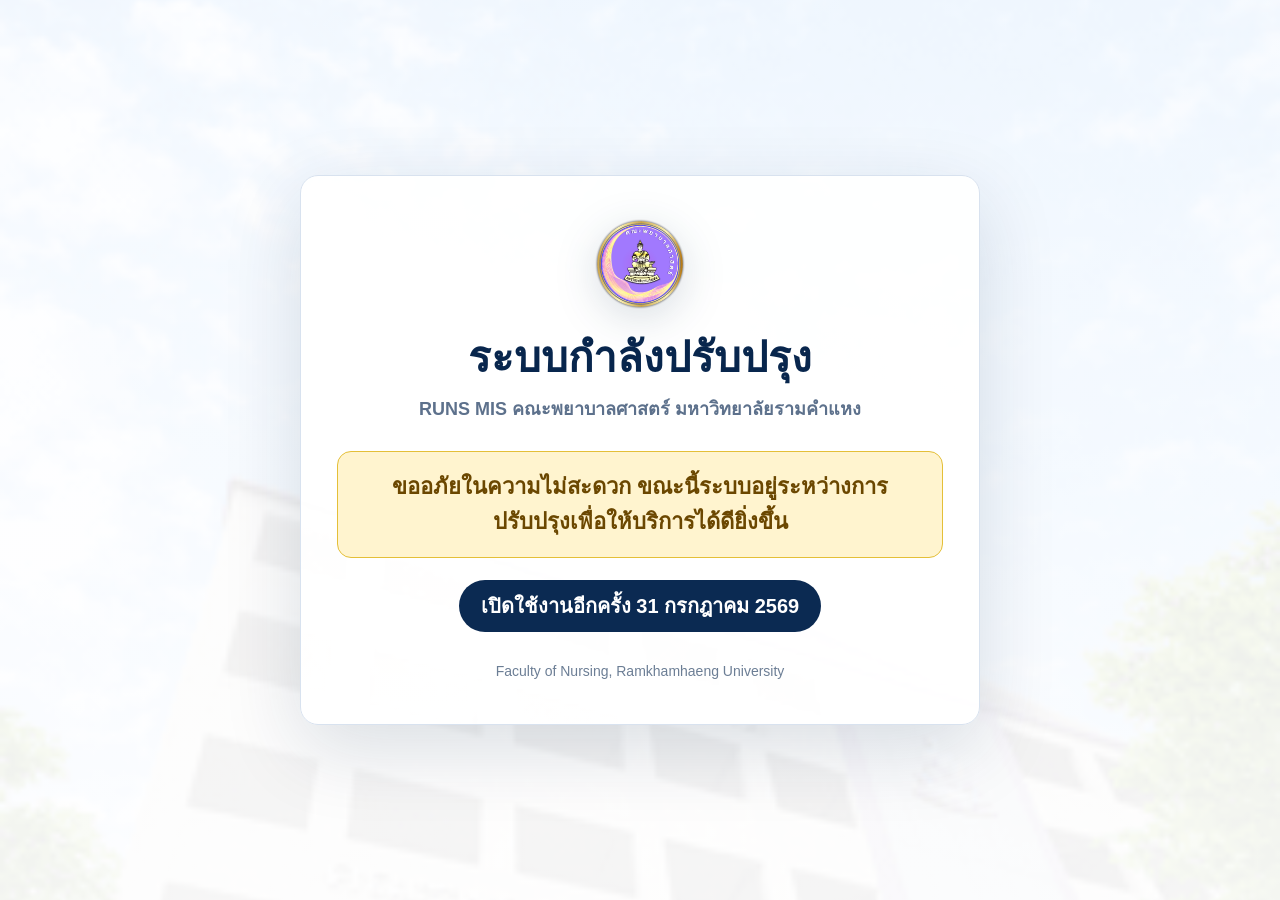
<file: index_maintenance.html>
<!DOCTYPE html>
<html lang="th">
<head>
  <meta charset="UTF-8" />
  <meta name="viewport" content="width=device-width, initial-scale=1.0" />
  <title>ระบบกำลังปรับปรุง | RUNS MIS</title>
  <style>
    * {
      box-sizing: border-box;
    }

    body {
      margin: 0;
      min-height: 100vh;
      font-family: "Sarabun", "Noto Sans Thai", Arial, sans-serif;
      color: #062347;
      background:
        linear-gradient(rgba(255, 255, 255, 0.88), rgba(255, 255, 255, 0.94)),
        url("assets/bg.png") center/cover no-repeat,
        #f4f7fb;
      display: flex;
      align-items: center;
      justify-content: center;
      padding: 24px;
    }

    .maintenance {
      width: min(680px, 100%);
      padding: 42px 36px;
      border: 1px solid #d8e2ef;
      border-radius: 18px;
      background: rgba(255, 255, 255, 0.96);
      box-shadow: 0 24px 80px rgba(6, 35, 71, 0.14);
      text-align: center;
    }

    .logo {
      width: 92px;
      height: 92px;
      margin: 0 auto 18px;
      object-fit: contain;
      filter: drop-shadow(0 10px 22px rgba(6, 35, 71, 0.16));
    }

    h1 {
      margin: 0 0 10px;
      font-size: clamp(28px, 4vw, 42px);
      line-height: 1.25;
      font-weight: 800;
      color: #08264d;
    }

    .system {
      margin: 0 0 28px;
      font-size: 18px;
      color: #5d718c;
      font-weight: 600;
    }

    .notice {
      margin: 0 auto 22px;
      padding: 18px 20px;
      border-radius: 14px;
      background: #fff4cf;
      border: 1px solid #e4bf38;
      color: #6b4700;
      font-size: 22px;
      line-height: 1.55;
      font-weight: 700;
    }

    .date {
      display: inline-flex;
      align-items: center;
      justify-content: center;
      min-height: 52px;
      padding: 10px 22px;
      border-radius: 999px;
      background: #0b2a52;
      color: #ffffff;
      font-size: 20px;
      font-weight: 800;
    }

    .footer {
      margin: 28px 0 0;
      color: #6c7e95;
      font-size: 14px;
      line-height: 1.6;
    }

    @media (max-width: 560px) {
      body {
        padding: 16px;
      }

      .maintenance {
        padding: 32px 20px;
      }

      .notice {
        font-size: 19px;
      }

      .date {
        width: 100%;
        border-radius: 14px;
        font-size: 18px;
      }
    }
  </style>
</head>
<body>
  <main class="maintenance" aria-labelledby="maintenance-title">
    <img class="logo" src="assets/Logo.png" alt="RUNS MIS" />
    <h1 id="maintenance-title">ระบบกำลังปรับปรุง</h1>
    <p class="system">RUNS MIS คณะพยาบาลศาสตร์ มหาวิทยาลัยรามคำแหง</p>
    <p class="notice">ขออภัยในความไม่สะดวก ขณะนี้ระบบอยู่ระหว่างการปรับปรุงเพื่อให้บริการได้ดียิ่งขึ้น</p>
    <div class="date">เปิดใช้งานอีกครั้ง 31 กรกฎาคม 2569</div>
    <p class="footer">Faculty of Nursing, Ramkhamhaeng University</p>
  </main>
</body>
</html>
</file>
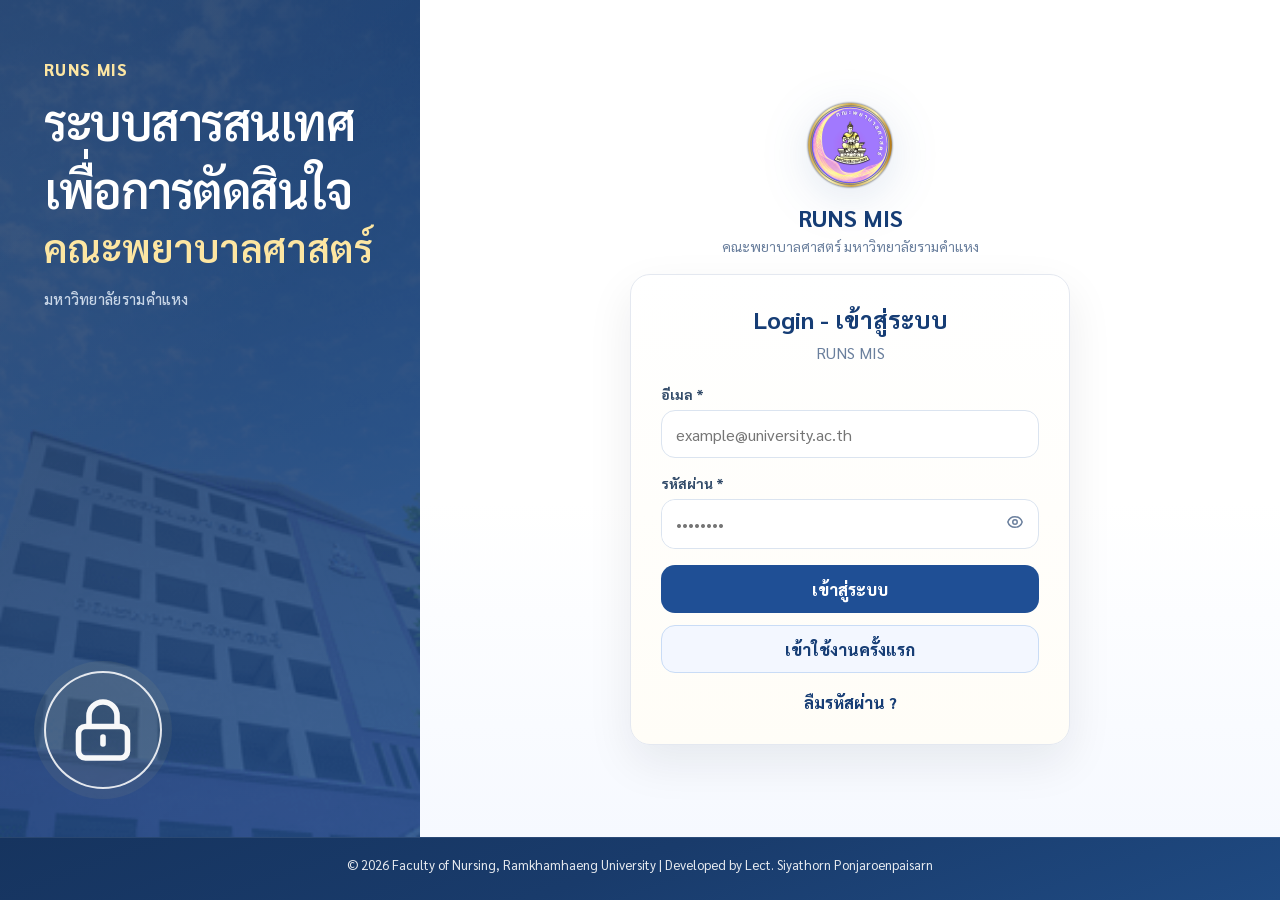
<file: login.html>
<!DOCTYPE html>
<html lang="th">
<head>
  <meta charset="UTF-8" />
  <meta name="viewport" content="width=device-width, initial-scale=1.0" />
  <title>เข้าสู่ระบบ — คณะพยาบาลศาสตร์</title>
  <meta name="description" content="ระบบสารสนเทศเพื่อการตัดสินใจ คณะพยาบาลศาสตร์" />
  <link rel="icon" type="image/png" href="assets/Logo.png" />
  <link rel="apple-touch-icon" href="assets/Logo.png" />
  <link rel="stylesheet" href="styles.css" />
</head>
<body class="login-page">
  <div class="login-wrapper">
    <div class="login-left">
      <div class="login-left-inner">
        <div class="login-left-copy">
          <div class="login-left-kicker">RUNS MIS</div>
          <div class="login-left-title">
            <span>ระบบสารสนเทศ</span>
            <span>เพื่อการตัดสินใจ</span>
          </div>
          <div class="login-left-subtitle">คณะพยาบาลศาสตร์</div>
          <div class="login-left-note">มหาวิทยาลัยรามคำแหง</div>
        </div>
        <div class="login-left-lock" aria-hidden="true">
          <svg width="84" height="84" fill="none" viewBox="0 0 24 24" stroke="currentColor">
            <path stroke-linecap="round" stroke-linejoin="round" stroke-width="1.6" d="M8 11V8a4 4 0 118 0v3m-9 0h10a2 2 0 012 2v5a2 2 0 01-2 2H7a2 2 0 01-2-2v-5a2 2 0 012-2zm5 3v2"/>
          </svg>
        </div>
      </div>
    </div>

    <div class="login-right">
      <div class="login-mobile-title">RUNS MIS</div>
      <div class="login-brand">
        <div class="login-brand-logo">
          <img src="assets/Logo.png" alt="Faculty of Nursing Logo" width="90" height="90" />
        </div>
        <h1>RUNS MIS</h1>
        <p>คณะพยาบาลศาสตร์ มหาวิทยาลัยรามคำแหง</p>
      </div>

      <div class="login-card">
        <div class="login-logo">
          <h2>Login - เข้าสู่ระบบ</h2>
          <p>RUNS MIS</p>
        </div>

        <div id="login-alert" class="alert alert-info"></div>

        <form id="login-form" novalidate>
          <div class="form-group">
            <label class="form-label" for="email">อีเมล <span class="required">*</span></label>
            <input
              type="email"
              id="email"
              name="email"
              class="form-control"
              placeholder="example@university.ac.th"
              autocomplete="email"
              required
            />
          </div>

          <div class="form-group">
            <label class="form-label" for="password">รหัสผ่าน <span class="required">*</span></label>
            <div class="input-group">
              <input
                type="password"
                id="password"
                name="password"
                class="form-control"
                placeholder="••••••••"
                autocomplete="current-password"
                required
              />
              <button type="button" class="input-group-btn" id="toggle-password" title="แสดง/ซ่อนรหัสผ่าน" aria-label="แสดงหรือซ่อนรหัสผ่าน">
                <svg id="password-eye-icon" width="18" height="18" fill="none" viewBox="0 0 24 24" stroke="currentColor">
                  <path stroke-linecap="round" stroke-linejoin="round" stroke-width="2" d="M15 12a3 3 0 11-6 0 3 3 0 016 0z"/>
                  <path stroke-linecap="round" stroke-linejoin="round" stroke-width="2" d="M2.458 12C3.732 7.943 7.523 5 12 5c4.478 0 8.268 2.943 9.542 7-1.274 4.057-5.064 7-9.542 7-4.477 0-8.268-2.943-9.542-7z"/>
                </svg>
              </button>
            </div>
          </div>

          <button type="submit" class="btn btn-primary btn-full btn-lg login-submit-btn" id="login-btn">
            เข้าสู่ระบบ
          </button>

          <div class="login-alt-action">
            <button id="first-use-btn" class="btn btn-secondary btn-full" type="button">
              เข้าใช้งานครั้งแรก
            </button>
          </div>
        </form>

        <button type="button" class="login-help" id="forgot-password-btn">ลืมรหัสผ่าน ?</button>

        <div id="setup-card" class="first-password-card">
          <h3>ตั้งรหัสผ่านครั้งแรก</h3>
          <div id="setup-alert" class="alert alert-info"></div>
          <form id="setup-form" novalidate>
            <div class="form-group">
              <label class="form-label" for="setup-email">อีเมล <span class="required">*</span></label>
              <input
                id="setup-email"
                class="form-control"
                type="email"
                autocomplete="username"
                required
                placeholder="name@rumail.ru.ac.th"
              />
            </div>
            <div class="form-group">
              <label class="form-label" for="setup-phone">เบอร์โทรศัพท์ <span class="required">*</span></label>
              <input
                id="setup-phone"
                class="form-control"
                type="tel"
                autocomplete="tel"
                required
                placeholder="08X-XXX-XXXX"
              />
            </div>
            <div class="form-group">
              <label class="form-label" for="setup-password">รหัสผ่านใหม่ <span class="required">*</span></label>
              <input
                id="setup-password"
                class="form-control"
                type="password"
                autocomplete="new-password"
                minlength="6"
                required
                placeholder="อย่างน้อย 6 ตัวอักษร"
              />
            </div>
            <div class="form-group">
              <label class="form-label" for="setup-confirm">ยืนยันรหัสผ่านใหม่ <span class="required">*</span></label>
              <input
                id="setup-confirm"
                class="form-control"
                type="password"
                autocomplete="new-password"
                minlength="6"
                required
                placeholder="กรอกรหัสผ่านอีกครั้ง"
              />
            </div>
            <button id="setup-btn" class="btn btn-primary btn-full" type="submit">
              บันทึกรหัสผ่าน
            </button>
          </form>
        </div>

        <div id="forgot-card" class="first-password-card">
          <h3>ลืมรหัสผ่าน</h3>
          <p>กรอกอีเมลที่ใช้ในระบบ แล้วระบบจะส่งลิงก์สำหรับตั้งรหัสผ่านใหม่ไปที่อีเมลนั้น</p>
          <div id="forgot-alert" class="alert alert-info"></div>
          <form id="forgot-form" novalidate>
            <div class="form-group">
              <label class="form-label" for="forgot-email">อีเมล <span class="required">*</span></label>
              <input
                id="forgot-email"
                class="form-control"
                type="email"
                autocomplete="username"
                required
                placeholder="name@rumail.ru.ac.th"
              />
            </div>
            <button id="forgot-submit-btn" class="btn btn-primary btn-full" type="submit">
              ส่งอีเมลรีเซ็ตรหัสผ่าน
            </button>
          </form>
        </div>

        <div id="reset-card" class="first-password-card">
          <h3>ตั้งรหัสผ่านใหม่</h3>
          <p>กรอกรหัสผ่านใหม่สำหรับบัญชีของท่าน</p>
          <div id="reset-alert" class="alert alert-info"></div>
          <form id="reset-form" novalidate>
            <div class="form-group">
              <label class="form-label" for="reset-password">รหัสผ่านใหม่ <span class="required">*</span></label>
              <input
                id="reset-password"
                class="form-control"
                type="password"
                autocomplete="new-password"
                minlength="6"
                required
                placeholder="อย่างน้อย 6 ตัวอักษร"
              />
            </div>
            <div class="form-group">
              <label class="form-label" for="reset-confirm">ยืนยันรหัสผ่านใหม่ <span class="required">*</span></label>
              <input
                id="reset-confirm"
                class="form-control"
                type="password"
                autocomplete="new-password"
                minlength="6"
                required
                placeholder="กรอกรหัสผ่านอีกครั้ง"
              />
            </div>
            <button id="reset-submit-btn" class="btn btn-primary btn-full" type="submit">
              บันทึกรหัสผ่านใหม่
            </button>
          </form>
        </div>
      </div>
    </div>
  </div>

  <footer class="login-footer app-footer-text">© 2026 Faculty of Nursing, Ramkhamhaeng University | Developed by Lect. Siyathorn Ponjaroenpaisarn</footer>

  <script src="app.min.js?v=20260730-login-stable"></script>
  <script>initLoginPage();</script>
</body>
</html>
</file>
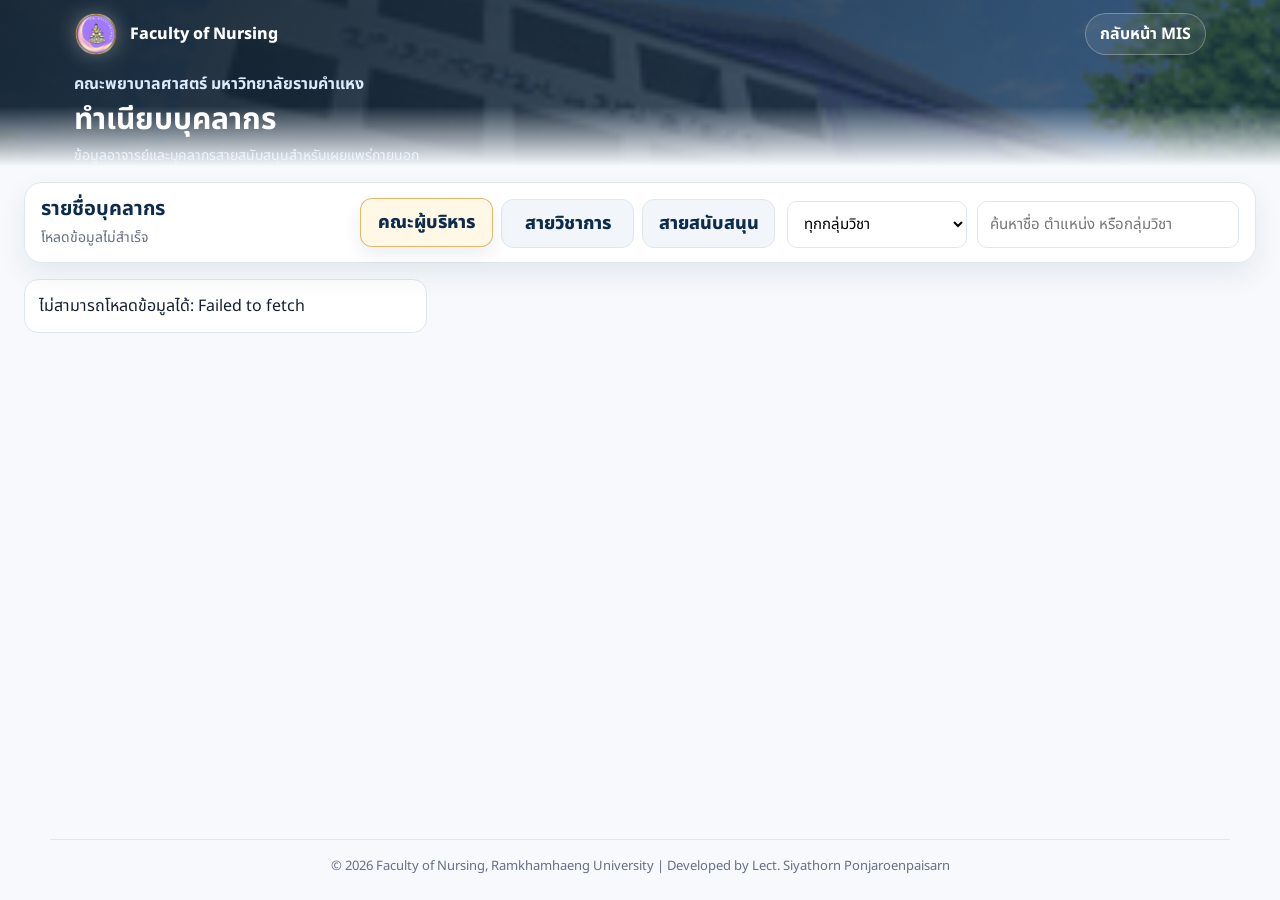
<file: HRM/personnel-directory.html>
﻿<!DOCTYPE html>
<html lang="th">
<head>
  <meta charset="UTF-8" />
  <meta name="viewport" content="width=device-width, initial-scale=1.0" />
  <meta name="description" content="ทำเนียบบุคลากรคณะพยาบาลศาสตร์ มหาวิทยาลัยรามคำแหง สำหรับเผยแพร่ภายนอก" />
  <meta property="og:title" content="ทำเนียบบุคลากร | คณะพยาบาลศาสตร์ มหาวิทยาลัยรามคำแหง" />
  <meta property="og:description" content="ข้อมูลอาจารย์และบุคลากรสายสนับสนุน คณะพยาบาลศาสตร์ มหาวิทยาลัยรามคำแหง" />
  <meta property="og:type" content="website" />
  <title>ทำเนียบบุคลากร | คณะพยาบาลศาสตร์ มหาวิทยาลัยรามคำแหง</title>
  <link rel="icon" type="image/png" href="logo.png" />
  <link rel="apple-touch-icon" href="logo.png" />
  <link rel="preconnect" href="https://script.google.com" />
  <link rel="preconnect" href="https://script.googleusercontent.com" />
  <link rel="preconnect" href="https://lh3.googleusercontent.com" />
  <link rel="preconnect" href="https://images.unsplash.com" />
  <link rel="preconnect" href="https://fonts.googleapis.com" />
  <link rel="preconnect" href="https://fonts.gstatic.com" crossorigin />
  <link rel="stylesheet" href="public.css?v=20260812-public-title-prefix1" />
</head>
<body>
  <header class="public-hero">
    <div class="hero-shade"></div>
    <nav class="public-nav">
      <div class="nav-brand">
        <img class="brand-mark" src="logo.png" alt="โลโก้คณะพยาบาลศาสตร์" decoding="async">
        <span>Faculty of Nursing</span>
      </div>
      <div class="public-nav-actions">
        <a href="../index.html#home">กลับหน้า MIS</a>
        <a href="hrm-admin.html" data-hr-admin-only>ระบบจัดการ HR</a>
      </div>
    </nav>

    <div class="hero-content">
      <p>คณะพยาบาลศาสตร์ มหาวิทยาลัยรามคำแหง</p>
      <h1>ทำเนียบบุคลากร</h1>
      <span>ข้อมูลอาจารย์และบุคลากรสายสนับสนุนสำหรับเผยแพร่ภายนอก</span>
    </div>
  </header>

  <main class="public-main">
    <section id="directoryPanel" class="directory-panel">
      <div class="directory-control">
        <div class="directory-head">
          <div>
            <h2>รายชื่อบุคลากร</h2>
            <p id="resultSummary">กำลังโหลดข้อมูล...</p>
          </div>
        </div>

        <div class="group-chooser" aria-label="เลือกกลุ่มบุคลากร">
          <button type="button" class="group-choice active" data-group="EXECUTIVE" onclick="setPublicGroup('EXECUTIVE')">
            <span>คณะผู้บริหาร</span>
          </button>
          <button type="button" class="group-choice" data-group="LECTURER" onclick="setPublicGroup('LECTURER')">
            <span>สายวิชาการ</span>
          </button>
          <button type="button" class="group-choice" data-group="STAFF" onclick="setPublicGroup('STAFF')">
            <span>สายสนับสนุน</span>
          </button>
        </div>

        <div class="public-filters">
          <select id="publicDepartment" onchange="renderPublicDirectory()">
            <option value="">ทุกกลุ่มวิชา</option>
          </select>

          <input id="publicSearch" placeholder="ค้นหาชื่อ ตำแหน่ง หรือกลุ่มวิชา" oninput="renderPublicDirectory()" />
        </div>
      </div>

      <div id="publicCards" class="profile-grid">
        <div class="loading-card skeleton-card">กำลังโหลด...</div>
        <div class="loading-card skeleton-card" aria-hidden="true"></div>
        <div class="loading-card skeleton-card" aria-hidden="true"></div>
      </div>
    </section>

    <section id="publicProfile" class="profile-detail hidden"></section>
  </main>

  <footer class="public-footer">© 2026 Faculty of Nursing, Ramkhamhaeng University | Developed by Lect. Siyathorn Ponjaroenpaisarn</footer>

  <script src="public.min.js?v=20260812-public-title-prefix1" defer></script>
</body>
</html>
</file>
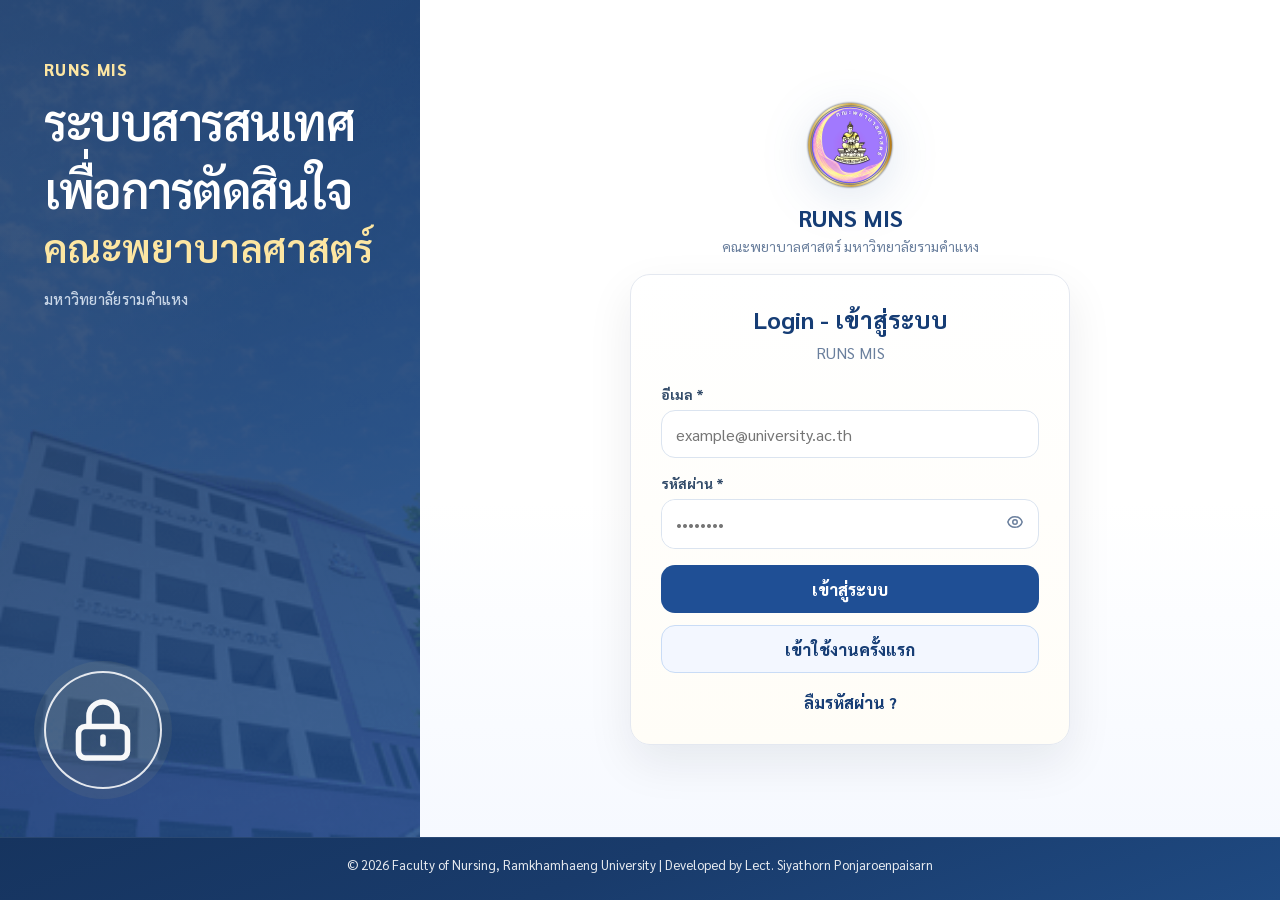
<file: prj/index_faculty.html>
﻿<!DOCTYPE html>
<html lang="th">
<head>
  <meta charset="UTF-8" />
  <meta name="viewport" content="width=device-width, initial-scale=1.0" />
  <title>บันทึกโครงการคณะ | Faculty of Nursing, Ramkhamhaeng University</title>
  <link rel="stylesheet" href="style.css?v=20260809-thai-date-supabase-prj" />
  <link rel="stylesheet" href="detail-overrides.css?v=20260706-output-grid-lines" />
</head>
<body>
  <div id="loadingOverlay" class="loading-overlay hidden" aria-live="polite">
    <div class="loader-card">
      <div class="spinner"></div>
      <p id="loadingText">กำลังดาวน์โหลด</p>
    </div>
  </div>

  <div id="toastContainer" class="toast-container" aria-live="polite"></div>
  <div id="mobileBackdrop" class="mobile-backdrop" onclick="closeMobileSidebar()"></div>

  <aside id="sidebar" class="sidebar">
    <div class="brand">
      <img src="logo.png" alt="โลโก้คณะ" class="brand-logo" />
      <button class="sidebar-close" type="button" onclick="closeMobileSidebar()" aria-label="ปิดเมนู">×</button>
      <div>
        <h1>บันทึกโครงการคณะ</h1>
        <p>คณะพยาบาลศาสตร์</p>
        <p>มหาวิทยาลัยรามคำแหง</p>
      </div>
    </div>

    <nav class="menu" aria-label="เมนูหลัก">
      <button class="menu-item active" data-page="dashboard" type="button" onclick="navigateTo('dashboard')">
        <span>📊</span><span class="menu-text">Dashboard</span>
      </button>
      <button class="menu-item" data-page="projects" type="button" onclick="navigateTo('projects')">
        <span>📋</span><span class="menu-text">รายการโครงการคณะ</span>
      </button>
      <button class="menu-item" data-page="deleted" type="button" onclick="navigateTo('deleted')">
        <span>🗑</span><span class="menu-text">รายการที่ลบแล้ว</span>
      </button>
      <button class="menu-item" data-page="form" data-create-project type="button" onclick="navigateTo('form')">
        <span>📝</span><span class="menu-text">บันทึกโครงการคณะ</span>
      </button>
    </nav>

    <a class="mis-button" href="../index.html">
      <span>←</span><span class="menu-text">กลับหน้าหลัก MIS</span>
    </a>
  </aside>

  <main class="main">
    <header class="topbar">
      <button class="hamburger" type="button" onclick="toggleSidebar()" aria-label="เปิด/ปิดเมนู">☰</button>
      <div>
        <h2 id="pageTitle">Dashboard</h2>
        <p id="pageSubtitle">ภาพรวมการติดตามโครงการ</p>
      </div>
      <div class="user-pill" id="userPill">USERS</div>
    </header>

    <section id="page-dashboard" class="page active">
      <div id="dashboardCards" class="cards-grid loading-area">
        <div class="inline-loading dashboard-inline-loading">
          <div class="spinner small"></div>
          <p>กำลังดาวน์โหลด</p>
        </div>
      </div>

      <div id="dashboardCharts" class="dashboard-charts loading-area">
        <div class="inline-loading">
          <div class="spinner small"></div>
          <p>กำลังดาวน์โหลด</p>
        </div>
      </div>

    </section>

    <section id="page-projects" class="page">
      <div class="toolbar list-toolbar">
        <div class="search-box">
          <label for="searchInput">ค้นหา</label>
          <input id="searchInput" type="search" placeholder="ค้นหาชื่อโครงการ / กิจกรรม / ผู้รับผิดชอบ 1" />
        </div>
        <div>
          <label for="filterYear">ปีงบประมาณ</label>
          <select id="filterYear"><option value="">ทั้งหมด</option></select>
        </div>
        <div>
          <label for="filterQuarter">ไตรมาส</label>
          <select id="filterQuarter"><option value="">ทั้งหมด</option></select>
        </div>
        <div>
          <label for="filterStatus">สถานะ</label>
          <select id="filterStatus"><option value="">ทั้งหมด</option></select>
        </div>
        <button class="btn secondary" type="button" onclick="resetProjectFilters()">ล้างตัวกรอง</button>
      </div>

      <div class="table-panel my-projects-panel">
        <div class="table-header">
          <h3>รายการโครงการของฉัน</h3>
          <button class="btn primary" type="button" data-create-project onclick="openCreateForm()">+ เพิ่มบันทึกโครงการคณะ</button>
        </div>
        <div id="myProjectTableWrap" class="table-wrap">
          <div class="table-loading-state">
            <div class="spinner small"></div>
            <p>กำลังดาวน์โหลด</p>
          </div>
        </div>
      </div>

      <div class="table-panel faculty-projects-panel">
        <div class="table-header">
          <h3>โครงการคณะ</h3>
          <button id="facultyProjectsToggleBtn" class="btn secondary small-btn panel-collapse-toggle" type="button" onclick="toggleFacultyProjectsPanel()" aria-expanded="false" aria-controls="projectTableWrap">
            เปิดโครงการทั้งหมด
          </button>
        </div>
        <div id="projectTableWrap" class="table-wrap">
          <div class="table-loading-state">
            <div class="spinner small"></div>
            <p>กำลังดาวน์โหลด</p>
          </div>
        </div>
      </div>
    </section>

    <section id="page-deleted" class="page">
      <div class="table-panel">
        <div class="table-header">
          <h3>รายการที่ลบแล้ว</h3>
          <p>USERS เรียกคืนรายการตัวเองได้, STAFF เรียกคืนได้, ADMIN เรียกคืนและลบถาวรได้</p>
        </div>
        <div id="deletedProjectTableWrap" class="table-wrap">
          <div class="table-loading-state">
            <div class="spinner small"></div>
            <p>กำลังดาวน์โหลด</p>
          </div>
        </div>
      </div>
    </section>

    <section id="page-form" class="page">
      <form id="projectForm" class="form-shell" autocomplete="off">
        <input type="hidden" id="ACTIVITY_ID" />
        <input type="hidden" id="PROJECT_ID" />
        <input type="hidden" id="PROJECT_LEVEL" />
        <div class="form-header">
          <div>
            <h3 id="formTitle">บันทึกโครงการคณะ</h3>
            
          </div>
          <div class="form-actions-top">
            <button class="btn secondary" type="button" onclick="resetFormState()">ล้างฟอร์ม</button>
            <button class="btn primary" type="submit">บันทึกข้อมูล</button>
          </div>
        </div>

        <section class="form-section">
          <h4>1. ข้อมูลโครงการ</h4>
          <div class="form-grid two">
            <div class="field">
              <label for="existingProjectSelect">เลือกจากโครงการที่มีอยู่</label>
              <select id="existingProjectSelect">
                <option value="">สร้างโครงการใหม่ / กรอกเอง</option>
              </select>
              <small>เลือกโครงการเดิมเพื่อเพิ่มกิจกรรมย่อย หรือพิมพ์ชื่อใหม่ด้านล่าง</small>
            </div>
            <div class="field">
              <label for="PROJECT_NAME">ชื่อโครงการ *</label>
              <input id="PROJECT_NAME" required placeholder="กรอกชื่อโครงการ หรือเลือกจากรายการด้านบน" />
            </div>
            <div class="field">
              <label for="ACTIVITY_NAME">ชื่อกิจกรรม *</label>
              <input id="ACTIVITY_NAME" required />
              <label class="inline-check">
                <input id="NO_SUB_ACTIVITY" type="checkbox" />
                ไม่มีกิจกรรมย่อย
              </label>
              <small>ถ้าเลือกตัวเลือกนี้ ระบบจะใช้ชื่อโครงการเป็นชื่อกิจกรรมและล็อกไม่ให้แก้ไข</small>
            </div>
          </div>
          <div class="field">
            <label for="PROJECT_DESCRIPTION">รายละเอียดโครงการ</label>
            <textarea id="PROJECT_DESCRIPTION" rows="3"></textarea>
          </div>
          <div class="field">
            <label for="DOCUMENT_URL">ลิงก์เอกสารโครงการ</label>
            <p class="project-link-warning">ต้องตั้งค่าแชร์ไฟล์ให้ “ทุกคนที่มีลิงก์ดูได้” หรือ “เฉพาะบัญชี @rumail.ru.ac.th ดูได้” ก่อนบันทึก ระบบตรวจได้เฉพาะลิงก์สาธารณะเท่านั้น</p>
            <input id="DOCUMENT_URL" type="url" placeholder="https://..." />
            <div class="project-link-check-row">
              <button type="button" class="btn secondary small-btn" id="projectCheckDocumentLinkBtn">ตรวจลิงก์</button>
              <span id="projectDocumentLinkCheckResult"></span>
            </div>
            <p class="project-current-document" id="projectCurrentDocumentLink">ยังไม่มีลิงก์ไฟล์แนบ</p>
          </div>
        </section>

        <section class="form-section">
          <h4>2. แผนงาน ยุทธศาสตร์ และช่วงเวลา</h4>
          <div class="form-grid two">
            <div class="field">
              <label for="FISCAL_YEAR">ปีงบประมาณ *</label>
              <input id="FISCAL_YEAR" type="number" required readonly placeholder="ระบบคำนวณอัตโนมัติ" />
              <small>ระบบคำนวณปีงบประมาณอัตโนมัติจากวันที่เริ่มดำเนินการ เพื่อประมวลผลงบประมาณ</small>
            </div>
            <div class="field">
              <label>ไตรมาส *</label>
              <div class="quarter-checks calculated-quarter-checks" role="group" aria-label="ไตรมาสที่ระบบคำนวณจากวันที่">
                <label><input id="Q1" type="checkbox" disabled /> ไตรมาสที่ 1</label>
                <label><input id="Q2" type="checkbox" disabled /> ไตรมาสที่ 2</label>
                <label><input id="Q3" type="checkbox" disabled /> ไตรมาสที่ 3</label>
                <label><input id="Q4" type="checkbox" disabled /> ไตรมาสที่ 4</label>
              </div>
              <small>กรุณาลงวันที่เพื่อขึ้นไตรมาสอัตโนมัติ ระบบคำนวณจากวันที่เริ่มดำเนินการและวันที่สิ้นสุดดำเนินการเท่านั้น</small>
            </div>
            <div class="field">
              <label for="START_DATE">วันที่เริ่มดำเนินการ *</label>
              <div class="thai-date-control" data-thai-date-control>
                <input id="START_DATE" type="text" required inputmode="numeric" placeholder="วว/ดด/ปปปป พ.ศ." autocomplete="off" data-thai-date-input />
                <button type="button" class="thai-date-button" aria-label="เลือกวันที่" data-thai-date-toggle>ปฏิทิน</button>
              </div>
              <small>กรุณาลงวันที่เพื่อขึ้นไตรมาสอัตโนมัติ</small>
            </div>
            <div class="field">
              <label for="END_DATE">วันที่สิ้นสุดดำเนินการ *</label>
              <div class="thai-date-control" data-thai-date-control>
                <input id="END_DATE" type="text" required inputmode="numeric" placeholder="วว/ดด/ปปปป พ.ศ." autocomplete="off" data-thai-date-input />
                <button type="button" class="thai-date-button" aria-label="เลือกวันที่" data-thai-date-toggle>ปฏิทิน</button>
              </div>
              <small>วันที่สิ้นสุดต้องไม่น้อยกว่าวันที่เริ่มดำเนินการ</small>
            </div>
            <div class="field">
              <label for="PLAN_TYPE">แผนงาน *</label>
              <select id="PLAN_TYPE" required><option value="">กำลังดาวน์โหลด</option></select>
            </div>
            <div class="field">
              <label>พันธกิจ *</label>
              <div class="mission-checks" role="group" aria-label="เลือกพันธกิจ">
                <label><input id="MISSION_ADMIN" type="checkbox" value="การบริหาร" /> การบริหาร</label>
                <label><input id="MISSION_TEACHING" type="checkbox" value="การเรียนการสอน" /> การเรียนการสอน</label>
                <label><input id="MISSION_RESEARCH" type="checkbox" value="การวิจัย" /> การวิจัย</label>
                <label><input id="MISSION_ACADEMIC_SERVICE" type="checkbox" value="การบริการวิชาการ" /> การบริการวิชาการ</label>
                <label><input id="MISSION_ART_CULTURE" type="checkbox" value="การทำนุบำรุงศิลปะและวัฒนธรรม" /> การทำนุบำรุงศิลปะและวัฒนธรรม</label>
              </div>
            </div>
            <div class="field strategy-stack-field">
              <label for="STRATEGY_ID">ยุทธศาสตร์ *</label>
              <select id="STRATEGY_ID" required><option value="">กำลังดาวน์โหลด</option></select>
            </div>
            <div class="field strategy-stack-field">
              <label for="OBJECTIVE_ID">เป้าประสงค์ *</label>
              <select id="OBJECTIVE_ID" required disabled><option value="">เลือกยุทธศาสตร์ก่อน</option></select>
            </div>
            <div class="field strategy-stack-field">
              <label for="STRATEGY_PLAN_ID">กลยุทธ์ *</label>
              <select id="STRATEGY_PLAN_ID" required disabled><option value="">เลือกวัตถุประสงค์ก่อน</option></select>
            </div>
          </div>
        </section>

        <section class="form-section budget-section">
          <h4>3. งบประมาณและประเภทการเงิน</h4>
          <div class="form-grid four">
            <div class="field span-two">
              <label for="PROJECT_FINANCE_TYPE">ประเภทการเงินของโครงการ *</label>
              <select id="PROJECT_FINANCE_TYPE" required>
                <option value="ใช้งบภายในตามแผนฯ">ใช้งบภายในตามแผนฯ</option>
                <option value="ได้รับสนับสนุน/ให้เปล่า">ได้รับสนับสนุน/ให้เปล่า</option>
                <option value="หารายได้">หารายได้</option>
                <option value="ไม่มีรายการเงิน">ไม่มีรายการเงิน</option>
              </select>
              <small>ระบุลักษณะทางการเงินของโครงการ เพื่อใช้แยกรายงานงบประมาณ</small>
            </div>
            <div class="field span-two">
              <label for="HAS_PROJECT_EXPENSE">มีค่าใช้จ่ายหรือไม่ *</label>
              <select id="HAS_PROJECT_EXPENSE" required>
                <option value="true">มีค่าใช้จ่าย</option>
                <option value="false">ไม่มีค่าใช้จ่าย</option>
              </select>
              <small>ถ้าไม่มีค่าใช้จ่าย ระบบจะปิดช่องงบประมาณและบันทึกเป็น 0</small>
            </div>
            <div class="field">
              <label for="PLAN_BUDGET">งบประมาณตามแผน</label>
              <input id="PLAN_BUDGET" type="number" min="0" step="0.01" value="0" />
            </div>
            <div class="field">
              <label for="ACTUAL_BUDGET">งบประมาณใช้จริง</label>
              <input id="ACTUAL_BUDGET" type="number" min="0" step="0.01" value="0" />
            </div>
            <div class="field readonly">
              <label for="REMAIN_BUDGET">งบประมาณคงเหลือ</label>
              <input id="REMAIN_BUDGET" readonly />
            </div>
          </div>
        </section>

        <section class="form-section kpi-section">
          <h4>4) เลือกตัวชี้วัดของโครงการ ค่าเป้าหมาย และผลการดำเนินงาน</h4>
          <div class="kpi-grid kpi-unified">
            <div class="kpi-table-wrap">
              <table class="kpi-input-table">
                <thead>
                  <tr>
                    <th>ใช้</th>
                    <th>ตัวชี้วัด</th>
                    <th>ค่าเป้าหมาย</th>
                    <th>หน่วย</th>
                    <th>ผลจริง</th>
                  </tr>
                </thead>
                <tbody>
                  <tr>
                    <td><input type="checkbox" id="USE_PARTICIPANT_KPI" aria-label="ใช้ตัวชี้วัดผู้เข้าร่วมโครงการ" /></td>
                    <td><label for="USE_PARTICIPANT_KPI">ผู้เข้าร่วมโครงการ (Participant)</label></td>
                    <td><input id="PARTICIPANT_TARGET" type="number" min="0" step="0.01" placeholder="เช่น 80" disabled /></td>
                    <td><select id="PARTICIPANT_UNIT" disabled><option value="ร้อยละ">ร้อยละ</option><option value="คน">คน</option><option value="จำนวน">จำนวน</option><option value="ครั้ง">ครั้ง</option><option value="คะแนน">คะแนน</option><option value="ผลงาน">ผลงาน</option></select></td>
                    <td><input id="PARTICIPANT_RESULT" type="number" min="0" step="0.01" disabled /></td>
                  </tr>
                  <tr>
                    <td><input type="checkbox" id="USE_SATISFACTION_KPI" aria-label="ใช้ตัวชี้วัดความพึงพอใจ" /></td>
                    <td><label for="USE_SATISFACTION_KPI">ความพึงพอใจ (Satisfaction)</label></td>
                    <td><input id="SATISFACTION_TARGET" type="number" min="0" step="0.01" placeholder="เช่น 4.25" disabled /></td>
                    <td><select id="SATISFACTION_UNIT" disabled><option value="คะแนน">คะแนน</option><option value="ร้อยละ">ร้อยละ</option><option value="จำนวน">จำนวน</option><option value="ครั้ง">ครั้ง</option><option value="คน">คน</option><option value="ผลงาน">ผลงาน</option></select></td>
                    <td><input id="SATISFACTION_RESULT" type="number" min="0" step="0.01" disabled /></td>
                  </tr>
                </tbody>
              </table>
            </div>

              <div class="output-kpi-box kpi-output-section">
                <div class="output-kpi-title">
                  <label><input type="checkbox" id="USE_OUTPUT_KPI" /> ตัวชี้วัดอื่น / ผลงาน / ผลผลิต (Output)</label>
                </div>
              <div class="form-grid three compact legacy-output-fields">
                <div class="field"><label for="OUTPUT_DETAIL">ประเภทผลงาน/ผลผลิต</label><input id="OUTPUT_DETAIL" type="text" placeholder="เช่น นวัตกรรม, งานวิจัย" disabled /></div>
                <div class="field"><label for="OUTPUT_TARGET">ค่าเป้าหมาย</label><input id="OUTPUT_TARGET" type="number" min="0" step="0.01" placeholder="เช่น 1" disabled /></div>
                <div class="field"><label for="OUTPUT_UNIT">หน่วย</label><input id="OUTPUT_UNIT" type="text" placeholder="พิมพ์หน่วย เช่น ผลงาน, เรื่อง, เล่ม" disabled /></div>
                <div class="field"><label for="OUTPUT_RESULT">ผลจริง</label><input id="OUTPUT_RESULT" type="number" min="0" step="0.01" disabled /></div>
              </div>
              <div class="output-list-head output-list-columns">
                <span>รายการ/รายละเอียด</span>
                <span>ค่าเป้าหมาย</span>
                <span>หน่วย</span>
                <span>ผลจริง</span>
                <span>จัดการ</span>
              </div>
              <div id="outputItems" class="output-items"></div>
              <div class="output-add-row">
                <button class="btn secondary small-btn" type="button" id="addOutputItemBtn" onclick="addOutputItem()" disabled>+ เพิ่มตัวชี้วัด</button>
              </div>
            </div>
          </div>
        </section>

        <section class="form-section participant-section">
          <h4>5. จำนวนผู้เข้าร่วมแยกกลุ่ม</h4>
          <div class="participant-input-table-wrap">
            <table class="participant-input-table">
              <thead>
                <tr>
                  <th>กลุ่ม</th>
                  <th>ประเภทผู้เข้าร่วม</th>
                  <th>จำนวน</th>
                  <th>หน่วย</th>
                </tr>
              </thead>
              <tbody>
                <tr>
                  <td rowspan="2" class="participant-group-cell">บุคลากร</td>
                  <td><label for="TEACHER_COUNT">อาจารย์</label></td>
                  <td><input id="TEACHER_COUNT" type="number" min="0" value="0" /></td>
                  <td>คน</td>
                </tr>
                <tr>
                  <td><label for="SUPPORT_STAFF_COUNT">บุคลากรสายสนับสนุน</label></td>
                  <td><input id="SUPPORT_STAFF_COUNT" type="number" min="0" value="0" /></td>
                  <td>คน</td>
                </tr>
                <tr>
                  <td rowspan="5" class="participant-group-cell">นักศึกษา</td>
                  <td><label for="STUDENT_YEAR1_COUNT">นักศึกษาชั้นปีที่ 1</label></td>
                  <td><input id="STUDENT_YEAR1_COUNT" type="number" min="0" value="0" /></td>
                  <td>คน</td>
                </tr>
                <tr>
                  <td><label for="STUDENT_YEAR2_COUNT">นักศึกษาชั้นปีที่ 2</label></td>
                  <td><input id="STUDENT_YEAR2_COUNT" type="number" min="0" value="0" /></td>
                  <td>คน</td>
                </tr>
                <tr>
                  <td><label for="STUDENT_YEAR3_COUNT">นักศึกษาชั้นปีที่ 3</label></td>
                  <td><input id="STUDENT_YEAR3_COUNT" type="number" min="0" value="0" /></td>
                  <td>คน</td>
                </tr>
                <tr>
                  <td><label for="STUDENT_YEAR4_COUNT">นักศึกษาชั้นปีที่ 4</label></td>
                  <td><input id="STUDENT_YEAR4_COUNT" type="number" min="0" value="0" /></td>
                  <td>คน</td>
                </tr>
                <tr class="participant-input-total">
                  <td><label for="TOTAL_STUDENT_COUNT">รวมนักศึกษา</label></td>
                  <td><input id="TOTAL_STUDENT_COUNT" readonly /></td>
                  <td>คน</td>
                </tr>
                <tr class="external-participant-row">
                  <td class="participant-group-cell">บุคคลภายนอก</td>
                  <td>
                    <label class="inline-check"><input id="HAS_EXTERNAL_PARTICIPANT" type="checkbox" /> มีบุคคลภายนอกเข้าร่วม</label>
                    <input id="EXTERNAL_PARTICIPANT_DETAIL" type="text" placeholder="ระบุรายละเอียด เช่น พยาบาลวิชาชีพจากโรงพยาบาล..., ศิษย์เก่า, ประชาชนจากชุมชน..." />
                  </td>
                  <td><input id="EXTERNAL_PARTICIPANT_COUNT" type="number" min="0" value="0" placeholder="จำนวนคน" /></td>
                  <td>คน</td>
                </tr>
              </tbody>
            </table>
          </div>
        </section>

        <section class="form-section owner-section">
          <h4>6. ผู้รับผิดชอบและสถานะ</h4>
          <div class="form-grid two">
            <div class="field">
              <label for="RESPONSIBLE_PERSON_ID">ผู้รับผิดชอบ 1</label>
              <select id="RESPONSIBLE_PERSON_ID"><option value="">กำลังดาวน์โหลด</option></select>
            </div>
            <div class="field readonly">
              <label for="RESPONSIBLE_FULL_NAME">ชื่อ–นามสกุลผู้รับผิดชอบ 1</label>
              <input id="RESPONSIBLE_FULL_NAME" readonly />
            </div>
            <div class="field readonly">
              <label for="RESPONSIBLE_EMAIL">อีเมลผู้รับผิดชอบ 1</label>
              <input id="RESPONSIBLE_EMAIL" readonly />
            </div>
            <div class="field">
              <label for="CO_OWNER_PERSON_ID">ผู้รับผิดชอบ 2</label>
              <select id="CO_OWNER_PERSON_ID"><option value="">เลือกผู้รับผิดชอบ 2 (ถ้ามี)</option></select>
            </div>
            <div class="field readonly">
              <label for="CO_OWNER_FULL_NAME">ชื่อ–นามสกุลผู้รับผิดชอบ 2</label>
              <input id="CO_OWNER_FULL_NAME" readonly />
            </div>
            <div class="field readonly">
              <label for="CO_OWNER_EMAIL">อีเมลผู้รับผิดชอบ 2</label>
              <input id="CO_OWNER_EMAIL" readonly />
            </div>
          </div>
          <div class="field">
            <label for="REMARK">หมายเหตุ</label>
            <textarea id="REMARK" rows="3"></textarea>
          </div>
          <div class="field status-required-card">
            <label for="STATUS">สถานะโครงการ *</label>
            <select id="STATUS" required>
              <option value="วางแผน">วางแผน</option>
              <option value="กำลังดำเนินการ">กำลังดำเนินการ</option>
              <option value="รอสรุปโครงการ">รอสรุปโครงการ</option>
              <option value="เสร็จสิ้น">เสร็จสิ้น</option>
              <option value="ยกเลิก">ยกเลิก</option>
            </select>
            <small>ต้องระบุสถานะทุกครั้งก่อนบันทึก</small>
          </div>
        </section>

        <div class="form-footer-actions">
          <button class="btn secondary" type="button" onclick="navigateTo('projects')">ยกเลิก</button>
          <button class="btn primary" type="submit">บันทึกข้อมูล</button>
        </div>
      </form>
    </section>

    <footer class="footer">
      © 2026 Faculty of Nursing, Ramkhamhaeng University | Developed by Lect. Siyathorn Ponjaroenpaisarn
    </footer>
  </main>

  <div id="detailModal" class="modal hidden" role="dialog" aria-modal="true" aria-labelledby="detailTitle">
    <div class="modal-card">
      <div class="modal-header">
        <div>
          <h3 id="detailTitle">รายละเอียดโครงการ</h3>
          <p id="detailSubtitle">Read-only</p>
        </div>
        <button class="icon-btn" type="button" onclick="closeDetailModal()" aria-label="ปิด">×</button>
      </div>
      <div id="detailBody" class="modal-body"></div>
      <div class="modal-footer">
        <button class="btn primary" type="button" onclick="printProjectDetail()">พิมพ์รายละเอียดโครงการ</button>
        <button class="btn secondary" type="button" onclick="closeDetailModal()">ปิด</button>
      </div>
    </div>
  </div>

  <script>window.PROJECT_APP_CONTEXT = { projectLevel: "คณะ", projectTitle: "บันทึกโครงการคณะ" };</script>
  <script src="config.js?v=20260810-prj-clean"></script>
  <script src="script.js?v=20260809-thai-date-supabase-prj"></script>
</body>
</html>
</file>
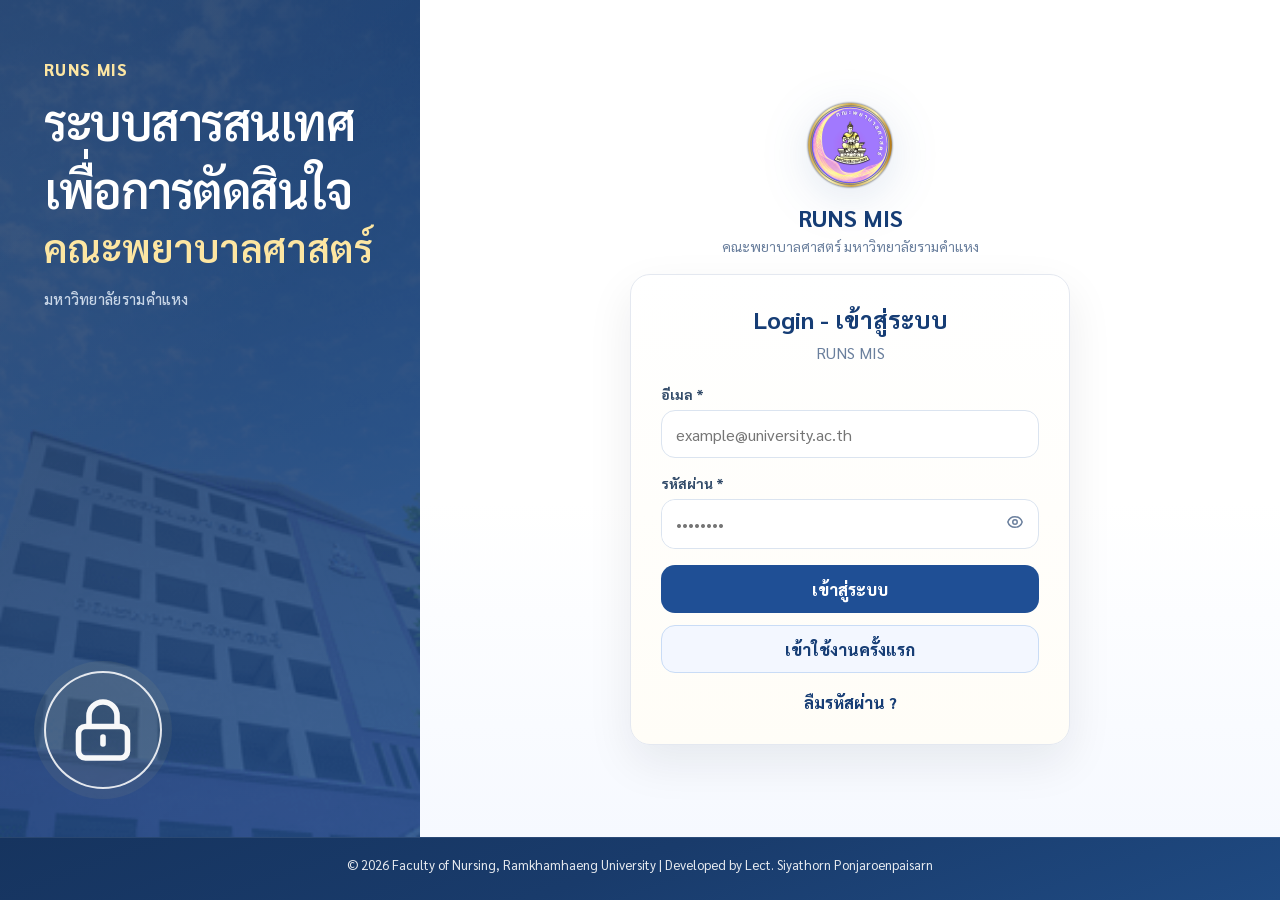
<file: prj/index_participation.html>
<!DOCTYPE html>
<html lang="th">
<head>
  <meta charset="UTF-8" />
  <meta name="viewport" content="width=device-width, initial-scale=1.0" />
  <title>บันทึกการเข้าร่วมกิจกรรม | RUNS MIS</title>
  <link rel="stylesheet" href="style.css?v=20260729-participation" />
  <link rel="stylesheet" href="participation.css?v=20260729-participation" />
</head>
<body>
  <aside class="sidebar">
    <div class="brand">
      <img src="logo.png" alt="โลโก้คณะ" class="brand-logo" />
      <button class="sidebar-close" type="button" onclick="closeMobileSidebar()" aria-label="ปิดเมนู">×</button>
      <div>
        <h1>บันทึกเข้าร่วมกิจกรรม</h1>
        <p>Faculty of Nursing<br />Ramkhamhaeng University</p>
      </div>
    </div>

    <nav class="menu" aria-label="เมนูหลัก">
      <button class="menu-item active" data-page="report" type="button" onclick="navigateToParticipation('report')">
        <span>📄</span><span class="menu-text">รายงานกิจกรรมที่เข้าร่วม</span>
      </button>
      <button class="menu-item" data-page="form" type="button" onclick="navigateToParticipation('form')">
        <span>📝</span><span class="menu-text">เพิ่มบันทึกกิจกรรมเข้าร่วม</span>
      </button>
    </nav>

    <a class="mis-button" href="../index.html">
      <span>←</span><span class="menu-text">กลับหน้าหลัก MIS</span>
    </a>
  </aside>

  <main class="main">
    <header class="topbar">
      <button class="hamburger" type="button" onclick="toggleSidebar()" aria-label="เปิด/ปิดเมนู">☰</button>
      <div>
        <h2 id="pageTitle">รายงานกิจกรรมที่เข้าร่วม</h2>
        <p id="pageSubtitle">รายการบันทึกเข้าร่วมกิจกรรมของฉัน</p>
      </div>
      <div id="userPill" class="user-pill">-</div>
    </header>

    <section id="page-report" class="page active participation-page">
      <div class="toolbar participation-toolbar">
        <div>
          <h3>รายงานกิจกรรมที่เข้าร่วม</h3>
          <p>รายการที่เลือกเข้าร่วมแล้ว แก้ไขหลักฐานหรือหมายเหตุได้ภายใน 7 วันหลังบันทึก</p>
        </div>
        <button class="btn primary" type="button" onclick="navigateToParticipation('form')">+ เพิ่มบันทึกกิจกรรมเข้าร่วม</button>
      </div>
      <div class="table-panel participation-dashboard-panel">
        <div class="table-header">
          <div>
            <h3>Dashboard การเข้าร่วมของฉัน</h3>
            <p>สรุปตามปีงบประมาณ พันธกิจ และประเภทโครงการ</p>
          </div>
          <div class="dashboard-filter-inline">
            <label>
              <span>ปีงบประมาณ</span>
              <select id="dashboardYearFilter"></select>
            </label>
            <label>
              <span>มุมมอง</span>
              <select id="dashboardTypeFilter">
                <option value="">ภาพรวม</option>
                <option value="คณะ">คณะ</option>
                <option value="มหาวิทยาลัย">มหาวิทยาลัย</option>
              </select>
            </label>
          </div>
        </div>
        <div id="participantDashboardWrap" class="participant-dashboard-wrap">
          <div class="table-loading-state"><div class="spinner small"></div><p>กำลังดาวน์โหลด</p></div>
        </div>
      </div>
      <div class="table-panel participant-report-panel">
        <div class="table-header">
          <h3>กิจกรรมของฉัน</h3>
          <button class="btn secondary small-btn" type="button" onclick="loadParticipationData()">รีเฟรช</button>
        </div>
        <div id="participantReportWrap" class="table-wrap participant-report-scroll">
          <div class="table-loading-state"><div class="spinner small"></div><p>กำลังดาวน์โหลด</p></div>
        </div>
      </div>
    </section>

    <section id="page-form" class="page participation-page">
      <div class="toolbar list-toolbar participation-filterbar">
        <div class="search-box">
          <label for="activitySearch">ค้นหา</label>
          <input id="activitySearch" type="search" placeholder="ค้นหาชื่อโครงการ / รหัสกิจกรรม" />
        </div>
        <div>
          <label for="activityYearFilter">ปีงบประมาณ</label>
          <select id="activityYearFilter"><option value="">ทั้งหมด</option></select>
        </div>
        <div>
          <label for="activityTypeFilter">ประเภท</label>
          <select id="activityTypeFilter"><option value="">ทั้งหมด</option></select>
        </div>
        <div>
          <label for="activityMissionFilter">พันธกิจ</label>
          <select id="activityMissionFilter"><option value="">ทั้งหมด</option></select>
        </div>
        <button class="btn secondary" type="button" onclick="resetParticipationFilters()">ล้างตัวกรอง</button>
      </div>

      <div class="table-panel activity-select-panel">
        <div class="table-header">
          <div>
            <h3>เพิ่มบันทึกกิจกรรมเข้าร่วม</h3>
            <p>แนบไฟล์รูป/หลักฐานได้ ขนาดไม่เกิน 2 MB</p>
          </div>
        </div>
        <div id="activityTableWrap" class="table-wrap activity-select-scroll">
          <div class="table-loading-state"><div class="spinner small"></div><p>กำลังดาวน์โหลด</p></div>
        </div>
      </div>
    </section>

    <footer class="footer">
      © 2026 Faculty of Nursing, Ramkhamhaeng University | Developed by Lect. Siyathorn Ponjaroenpaisarn
    </footer>
  </main>

  <div id="participantModal" class="modal hidden" role="dialog" aria-modal="true" aria-labelledby="participantModalTitle">
    <div class="modal-card participant-modal-card">
      <div class="modal-header">
        <div>
          <h3 id="participantModalTitle">บันทึกการเข้าร่วม</h3>
          <p id="participantModalSubtitle">แนบหลักฐานและหมายเหตุ</p>
        </div>
        <button class="icon-btn" type="button" onclick="closeParticipantModal()" aria-label="ปิด">×</button>
      </div>
      <form id="participantForm" class="modal-body participant-form">
        <input type="hidden" id="participantActivityId" />
        <div id="participantProjectSummary" class="participant-project-summary"></div>
        <label class="inline-check participant-join-check">
          <input id="participantJoined" type="checkbox" checked />
          เลือกเข้าร่วม
        </label>
        <div class="field">
          <label for="participantEvidence">แนบไฟล์รูป/หลักฐานเข้าร่วม</label>
          <input id="participantEvidence" type="file" accept="image/*,.pdf" />
          <small id="participantEvidenceHelp">รองรับรูปภาพหรือ PDF ขนาดไม่เกิน 2 MB</small>
        </div>
        <div class="field">
          <label for="participantRemark">หมายเหตุ</label>
          <textarea id="participantRemark" rows="4"></textarea>
        </div>
      </form>
      <div class="modal-footer">
        <button class="btn secondary" type="button" onclick="closeParticipantModal()">ยกเลิก</button>
        <button class="btn primary" type="button" onclick="submitParticipantRecord()">บันทึกข้อมูล</button>
      </div>
    </div>
  </div>

  <div id="detailModal" class="modal hidden" role="dialog" aria-modal="true" aria-labelledby="detailTitle">
    <div class="modal-card">
      <div class="modal-header">
        <div>
          <h3 id="detailTitle">รายละเอียดโครงการ</h3>
          <p id="detailSubtitle">Read-only</p>
        </div>
        <button class="icon-btn" type="button" onclick="closeDetailModal()" aria-label="ปิด">×</button>
      </div>
      <div id="detailBody" class="modal-body"></div>
      <div class="modal-footer">
        <button class="btn secondary" type="button" onclick="closeDetailModal()">ปิด</button>
      </div>
    </div>
  </div>

  <div id="loadingOverlay" class="loading-overlay hidden">
    <div class="loader-card">
      <div class="spinner"></div>
      <p id="loadingText">กำลังดาวน์โหลด</p>
    </div>
  </div>
  <div id="toastContainer" class="toast-container"></div>
  <div class="mobile-backdrop" onclick="closeMobileSidebar()"></div>

  <script src="config.js?v=20260810-prj-clean"></script>
  <script src="participation.js?v=20260729-participation"></script>
</body>
</html>
</file>
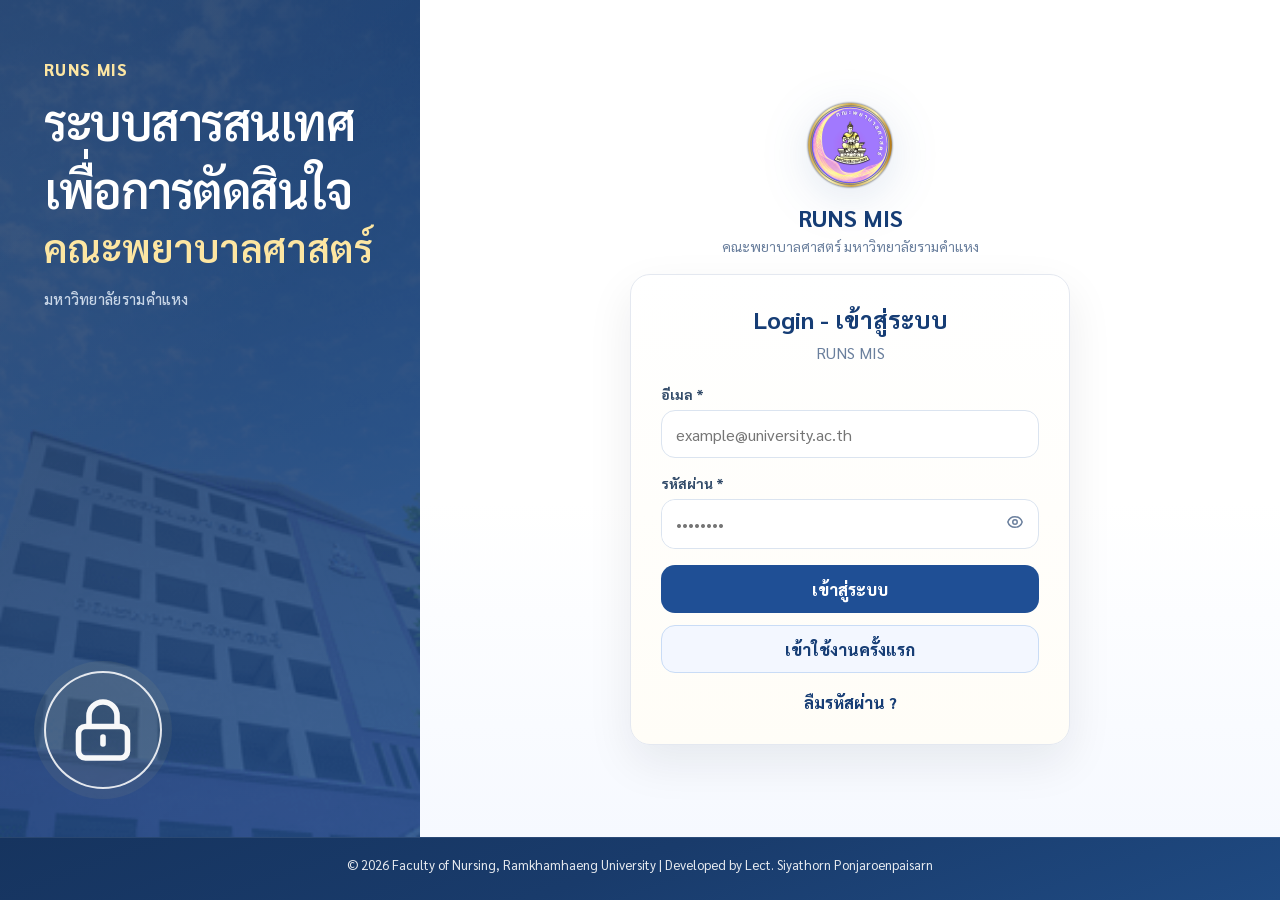
<file: prj/index_university.html>
﻿<!DOCTYPE html>
<html lang="th">
<head>
  <meta charset="UTF-8" />
  <meta name="viewport" content="width=device-width, initial-scale=1.0" />
  <title>บันทึกโครงการมหาวิทยาลัย | Faculty of Nursing, Ramkhamhaeng University</title>
  <link rel="stylesheet" href="style.css?v=20260809-thai-date-supabase-prj" />
</head>
<body>
  <div id="loadingOverlay" class="loading-overlay hidden" aria-live="polite">
    <div class="loader-card">
      <div class="spinner"></div>
      <p id="loadingText">กำลังดาวน์โหลด</p>
    </div>
  </div>

  <div id="toastContainer" class="toast-container" aria-live="polite"></div>
  <div id="mobileBackdrop" class="mobile-backdrop" onclick="closeMobileSidebar()"></div>

  <aside id="sidebar" class="sidebar">
    <div class="brand">
      <img src="logo.png" alt="โลโก้คณะ" class="brand-logo" />
      <button class="sidebar-close" type="button" onclick="closeMobileSidebar()" aria-label="ปิดเมนู">×</button>
      <div>
        <h1>บันทึกโครงการมหาวิทยาลัย</h1>
        <p>คณะพยาบาลศาสตร์</p>
        <p>มหาวิทยาลัยรามคำแหง</p>
      </div>
    </div>

    <nav class="menu" aria-label="เมนูหลัก">
      <button class="menu-item active" data-page="dashboard" type="button" onclick="navigateTo('dashboard')">
        <span>📊</span><span class="menu-text">Dashboard</span>
      </button>
      <button class="menu-item" data-page="projects" type="button" onclick="navigateTo('projects')">
        <span>📋</span><span class="menu-text">รายการโครงการมหาวิทยาลัย</span>
      </button>
      <button class="menu-item" data-page="deleted" type="button" onclick="navigateTo('deleted')">
        <span>🗑</span><span class="menu-text">รายการที่ลบแล้ว</span>
      </button>
      <button class="menu-item" data-page="form" data-create-project type="button" onclick="navigateTo('form')">
        <span>📝</span><span class="menu-text">บันทึกโครงการมหาวิทยาลัย</span>
      </button>
    </nav>

    <a class="mis-button" href="../login.html">
      <span>←</span><span class="menu-text">กลับหน้าเข้าสู่ระบบ</span>
    </a>
  </aside>

  <main class="main">
    <header class="topbar">
      <button class="hamburger" type="button" onclick="toggleSidebar()" aria-label="เปิด/ปิดเมนู">☰</button>
      <div>
        <h2 id="pageTitle">Dashboard</h2>
        <p id="pageSubtitle">ภาพรวมการติดตามโครงการ</p>
      </div>
      <div class="user-pill" id="userPill">USERS</div>
    </header>

    <section id="page-dashboard" class="page active">
      <div id="dashboardCards" class="cards-grid loading-area university-dashboard-cards">
        <div class="inline-loading dashboard-inline-loading">
          <div class="spinner small"></div>
          <p>กำลังดาวน์โหลด</p>
        </div>
      </div>

      <div id="dashboardCharts" class="dashboard-charts loading-area">
        <div class="inline-loading">
          <div class="spinner small"></div>
          <p>กำลังดาวน์โหลด</p>
        </div>
      </div>

    </section>

    <section id="page-projects" class="page">
      <div class="toolbar list-toolbar">
        <div class="search-box">
          <label for="searchInput">ค้นหา</label>
          <input id="searchInput" type="search" placeholder="ค้นหาชื่อโครงการ / กิจกรรม / ผู้รับผิดชอบ" />
        </div>
        <div>
          <label for="filterYear">ปีงบประมาณ</label>
          <select id="filterYear"><option value="">ทั้งหมด</option></select>
        </div>
        <div>
          <label for="filterQuarter">ไตรมาส</label>
          <select id="filterQuarter"><option value="">ทั้งหมด</option></select>
        </div>
        <div>
          <label for="filterStatus">สถานะ</label>
          <select id="filterStatus"><option value="">ทั้งหมด</option></select>
        </div>
        <button class="btn secondary" type="button" onclick="resetProjectFilters()">ล้างตัวกรอง</button>
      </div>

      <div class="table-panel">
        <div class="table-header">
          <h3>รายการโครงการ</h3>
          <button class="btn primary" type="button" data-create-project onclick="openCreateForm()">+ เพิ่มบันทึกโครงการมหาวิทยาลัย</button>
        </div>
        <div id="projectTableWrap" class="table-wrap">
          <div class="table-loading-state">
            <div class="spinner small"></div>
            <p>กำลังดาวน์โหลด</p>
          </div>
        </div>
      </div>
    </section>

    <section id="page-deleted" class="page">
      <div class="table-panel">
        <div class="table-header">
          <h3>รายการที่ลบแล้ว</h3>
          <p>USERS เรียกคืนรายการตัวเองได้, STAFF เรียกคืนได้, ADMIN เรียกคืนและลบถาวรได้</p>
        </div>
        <div id="deletedProjectTableWrap" class="table-wrap">
          <div class="table-loading-state">
            <div class="spinner small"></div>
            <p>กำลังดาวน์โหลด</p>
          </div>
        </div>
      </div>
    </section>

    <section id="page-form" class="page university-entry-page">
      <form id="projectForm" class="form-shell university-form-shell" autocomplete="off">

        <input type="hidden" id="ACTIVITY_ID" />
        <input type="hidden" id="PROJECT_ID" />
        <input type="hidden" id="PROJECT_LEVEL" value="มหาวิทยาลัย" />
        <select id="existingProjectSelect" hidden><option value="">สร้างใหม่</option></select>
        <input type="hidden" id="ACTIVITY_NAME" />
        <input id="NO_SUB_ACTIVITY" type="checkbox" hidden checked />
        <input id="Q1" type="checkbox" hidden checked />
        <input id="Q2" type="checkbox" hidden />
        <input id="Q3" type="checkbox" hidden />
        <input id="Q4" type="checkbox" hidden />
        <select id="PLAN_TYPE" hidden><option value=""></option></select>
        <select id="STRATEGY_ID" hidden><option value=""></option></select>
        <select id="OBJECTIVE_ID" hidden><option value=""></option></select>
        <select id="STRATEGY_PLAN_ID" hidden><option value=""></option></select>
        <input type="hidden" id="PLAN_BUDGET" value="0" />
        <input type="hidden" id="ACTUAL_BUDGET" value="0" />
        <input type="hidden" id="REMAIN_BUDGET" value="0" />
        <input id="USE_PARTICIPANT_KPI" type="checkbox" hidden />
        <input id="PARTICIPANT_TARGET" type="hidden" />
        <input id="PARTICIPANT_UNIT" type="hidden" />
        <input id="PARTICIPANT_RESULT" type="hidden" />
        <input id="USE_OUTPUT_KPI" type="checkbox" hidden />
        <input id="OUTPUT_DETAIL" type="hidden" />
        <input id="OUTPUT_TARGET" type="hidden" />
        <input id="OUTPUT_UNIT" type="hidden" />
        <input id="OUTPUT_RESULT" type="hidden" />
        <input id="USE_SATISFACTION_KPI" type="checkbox" hidden />
        <input id="SATISFACTION_TARGET" type="hidden" />
        <input id="SATISFACTION_UNIT" type="hidden" />
        <input id="SATISFACTION_RESULT" type="hidden" />
        <input id="TEACHER_COUNT" type="hidden" value="0" />
        <input id="SUPPORT_STAFF_COUNT" type="hidden" value="0" />
        <input id="STUDENT_YEAR1_COUNT" type="hidden" value="0" />
        <input id="STUDENT_YEAR2_COUNT" type="hidden" value="0" />
        <input id="STUDENT_YEAR3_COUNT" type="hidden" value="0" />
        <input id="STUDENT_YEAR4_COUNT" type="hidden" value="0" />
        <input id="TOTAL_STUDENT_COUNT" type="hidden" value="0" />
        <input id="HAS_EXTERNAL_PARTICIPANT" type="checkbox" hidden />
        <input id="EXTERNAL_PARTICIPANT_DETAIL" type="hidden" />
        <input id="EXTERNAL_PARTICIPANT_COUNT" type="hidden" value="0" />
        <select id="RESPONSIBLE_PERSON_ID" hidden><option value=""></option></select>
        <input type="hidden" id="RESPONSIBLE_FULL_NAME" />
        <input type="hidden" id="RESPONSIBLE_EMAIL" />
        <input type="hidden" id="STATUS" value="พร้อมใช้งาน" />

        <div class="form-header university-form-header">
          <div>
            <h3 id="formTitle">บันทึกโครงการมหาวิทยาลัย</h3>
            <p>กรอกเฉพาะข้อมูลหลักเพื่อใช้เป็นรายการกลางให้บุคลากรเลือกเข้าร่วมภายหลัง</p>
          </div>
          <div class="form-actions-top">
            <button class="btn secondary" type="button" onclick="resetFormState()">ล้างฟอร์ม</button>
            <button class="btn primary" type="submit">บันทึกข้อมูล</button>
          </div>
        </div>

        <section class="form-section university-compact-section">
          <h4>ข้อมูลโครงการมหาวิทยาลัย</h4>
          <div class="form-grid two">
            <div class="field span-two">
              <label for="PROJECT_NAME">ชื่อโครงการ *</label>
              <input id="PROJECT_NAME" required placeholder="เช่น โครงการอบรม/สัมมนาระดับมหาวิทยาลัย" />
            </div>
            <div class="field">
              <label for="FISCAL_YEAR">ปีงบประมาณ *</label>
              <input id="FISCAL_YEAR" type="number" required readonly placeholder="ระบบคำนวณอัตโนมัติ" />
              <small>ระบบคำนวณปีงบประมาณอัตโนมัติจากวันที่เริ่ม เพื่อประมวลผลงบประมาณ</small>
            </div>
            <div class="field date-mode-field">
              <label>ระยะเวลาจัดโครงการ</label>
              <div class="segmented-check">
                <span>วันเดียว</span>
                <label><input id="IS_MULTI_DAY" type="checkbox" /> มากกว่า 1 วัน</label>
              </div>
            </div>
            <div class="field">
              <label for="START_DATE">วันที่จัด / วันที่เริ่ม *</label>
              <div class="thai-date-control" data-thai-date-control>
                <input id="START_DATE" type="text" required inputmode="numeric" placeholder="วว/ดด/ปปปป พ.ศ." autocomplete="off" data-thai-date-input />
                <button type="button" class="thai-date-button" aria-label="เลือกวันที่" data-thai-date-toggle>ปฏิทิน</button>
              </div>
            </div>
            <div class="field hidden" id="endDateField">
              <label for="END_DATE">วันที่สิ้นสุด</label>
              <div class="thai-date-control" data-thai-date-control>
                <input id="END_DATE" type="text" inputmode="numeric" placeholder="วว/ดด/ปปปป พ.ศ." autocomplete="off" data-thai-date-input />
                <button type="button" class="thai-date-button" aria-label="เลือกวันที่" data-thai-date-toggle>ปฏิทิน</button>
              </div>
            </div>
            <div class="field span-two">
              <label for="PROJECT_DESCRIPTION">ช่วงเวลา / รายละเอียดเพิ่มเติม</label>
              <textarea id="PROJECT_DESCRIPTION" rows="3" placeholder="เช่น เวลา 08.30–16.30 น. หรือรายละเอียดกิจกรรมโดยย่อ"></textarea>
            </div>
            <div class="field span-two">
              <label for="REMARK">สถานที่</label>
              <input id="REMARK" list="universityLocationList" placeholder="เลือกสถานที่ หรือพิมพ์เพิ่มเอง" />
              <datalist id="universityLocationList">
                <option value="มหาวิทยาลัยรามคำแหง (หัวหมาก)"></option>
                <option value="มหาวิทยาลัยรามคำแหง (บางนา)"></option>
                <option value="มหาวิทยาลัยรามคำแหง วิทยาเขตอื่นๆ"></option>
              </datalist>
            </div>
          </div>
        </section>

        <section class="form-section university-compact-section">
          <h4>ประเภท</h4>
          <div class="mission-checks" role="group" aria-label="เลือกพันธกิจ">
            <label><input id="MISSION_ACADEMIC_SERVICE" type="checkbox" value="การบริการวิชาการ" /> การบริการวิชาการ</label>
            <label><input id="MISSION_ART_CULTURE" type="checkbox" value="การทำนุบำรุงศิลปะและวัฒนธรรม" /> การทำนุบำรุงศิลปะและวัฒนธรรม</label>
            <input id="MISSION_ADMIN" type="checkbox" value="การบริหาร" hidden />
            <input id="MISSION_TEACHING" type="checkbox" value="การเรียนการสอน" hidden />
            <input id="MISSION_RESEARCH" type="checkbox" value="การวิจัย" hidden />
          </div>
          <small>ระบบจะบันทึกเป็น PROJECT_LEVEL = มหาวิทยาลัย, FORM_TYPE = UNIVERSITY, IS_SELECTABLE = TRUE อัตโนมัติ</small>
        </section>

        <div class="form-footer-actions">
          <button class="btn secondary" type="button" onclick="navigateTo('projects')">ยกเลิก</button>
          <button class="btn primary" type="submit">บันทึกข้อมูล</button>
        </div>
      </form>
    </section>

    <footer class="footer">
      © 2026 Faculty of Nursing, Ramkhamhaeng University | Developed by Lect. Siyathorn Ponjaroenpaisarn
    </footer>
  </main>

  <div id="detailModal" class="modal hidden" role="dialog" aria-modal="true" aria-labelledby="detailTitle">
    <div class="modal-card">
      <div class="modal-header">
        <div>
          <h3 id="detailTitle">รายละเอียดโครงการ</h3>
          <p id="detailSubtitle">Read-only</p>
        </div>
        <button class="icon-btn" type="button" onclick="closeDetailModal()" aria-label="ปิด">×</button>
      </div>
      <div id="detailBody" class="modal-body"></div>
      <div class="modal-footer">
        <button class="btn secondary" type="button" onclick="closeDetailModal()">ปิด</button>
      </div>
    </div>
  </div>

  <script>window.PROJECT_APP_CONTEXT = { projectLevel: "มหาวิทยาลัย", projectTitle: "บันทึกโครงการมหาวิทยาลัย", publicAccess: false };</script>
  <script src="config.js?v=20260810-prj-clean"></script>
  <script src="script.js?v=20260809-thai-date-supabase-prj"></script>
</body>
</html>
</file>
<file: styles.css>
/*
  RUNS MIS Main Stylesheet
  - CSS หลักของหน้า MIS portal และ module container
  - คุม layout หน้า login, dashboard, navigation, module shells และ responsive พื้นฐาน
  - CSS เฉพาะระบบย่อยควรอยู่ในไฟล์ของระบบนั้น เช่น HRM/style.css หรือ prj/style.css
*/

@import url('https://fonts.googleapis.com/css2?family=Sarabun:wght@300;400;500;600;700;800&display=swap');

:root{
  --primary:#1f4f95;
  --primary-dark:#163d75;
  --accent:#d2a93a;
  --success:#059669;
  --danger:#dc2626;
  --warning:#b8860b;
  --bg:#f7faff;
  --card:#ffffff;
  --text:#16283d;
  --muted:#6a7f9d;
  --line:#dbe4f0;
  --shadow:0 24px 56px rgba(148,163,184,.16);
  --radius:22px;
}

*{box-sizing:border-box}

html,body{
  margin:0;
  min-height:100%;
  font-family:'Sarabun','Segoe UI',sans-serif;
  color:var(--text);
  background:
    radial-gradient(circle at 18% 8%, rgba(31,79,149,.12), transparent 32%),
    linear-gradient(180deg,#fff 0%,var(--bg) 100%);
}

a{color:var(--primary);text-decoration:none}

.login-page{
  min-height:100dvh;
  display:flex;
  flex-direction:column;
  align-items:center;
  justify-content:flex-start;
  padding:0;
  background:#f7f9fc;
}

.login-wrapper{
  flex:1;
  width:100%;
  max-width:100%;
  display:flex;
  align-items:center;
  justify-content:center;
  min-height:calc(100dvh - 74px);
}

.login-right{
  width:100%;
  min-height:100%;
  display:flex;
  flex-direction:column;
  align-items:center;
  justify-content:center;
  padding:36px 20px 28px;
  background:linear-gradient(180deg,#fff 0%,#fff 60%,#f6f9ff 100%);
  animation:loginPanelEnter .8s cubic-bezier(.22,1,.36,1) both;
}

.login-brand{
  text-align:center;
  margin-bottom:18px;
  animation:loginFadeUp .7s cubic-bezier(.22,1,.36,1) .12s both;
}

.login-mobile-title{
  display:none;
}

.login-brand-logo img{
  width:90px;
  height:90px;
  object-fit:contain;
  filter:drop-shadow(0 10px 24px rgba(31,79,149,.14));
}

.login-brand h1{
  margin:8px 0 4px;
  color:var(--primary-dark);
  font-size:24px;
  line-height:1.25;
}

.login-brand p{
  margin:0;
  color:var(--muted);
  font-size:14px;
  line-height:1.45;
}

.login-brand p + p{
  margin-top:4px;
}

.login-card{
  width:100%;
  max-width:440px;
  background:linear-gradient(180deg,rgba(255,255,255,.98) 0%,#fffdf7 100%);
  border:1px solid #e4e8f0;
  border-radius:20px;
  padding:28px 30px 30px;
  box-shadow:0 18px 46px rgba(15,23,42,.08);
  animation:loginFadeUp .8s cubic-bezier(.22,1,.36,1) .22s both;
}

.login-logo{
  text-align:center;
  margin-bottom:22px;
}

.login-logo h2{
  margin:0;
  color:var(--primary-dark);
  font-size:24px;
}

.login-logo p{
  margin:7px 0 0;
  color:var(--muted);
}

.login-left{
  display:none;
}

.login-left-inner{
  position:relative;
  z-index:1;
  min-height:100%;
  display:flex;
  flex-direction:column;
  justify-content:space-between;
  padding:58px 44px 48px;
  color:#fff;
}

.login-left-title{
  max-width:420px;
  font-size:clamp(2rem,3.8vw,3.15rem);
  line-height:1.12;
  font-weight:600;
  letter-spacing:-.03em;
}

.login-left-kicker{
  margin-bottom:14px;
  color:#fde6a2;
  font-size:1.05rem;
  font-weight:800;
  letter-spacing:.08em;
}

.login-left-title span{
  display:block;
  white-space:nowrap;
}

.login-left-title span + span{
  margin-top:14px;
}

.login-left-subtitle{
  margin-top:8px;
  font-size:clamp(1.7rem,3vw,2.65rem);
  line-height:1.15;
  font-weight:600;
  color:#fde6a2;
}

.login-left-note{
  margin-top:18px;
  max-width:360px;
  color:rgba(237,245,255,.82);
  font-size:.92rem;
  font-weight:500;
  letter-spacing:.02em;
  line-height:1.65;
}

.login-left-lock{
  width:118px;
  height:118px;
  border-radius:999px;
  border:2px solid rgba(255,255,255,.86);
  display:inline-flex;
  align-items:center;
  justify-content:center;
  color:rgba(255,255,255,.96);
  background:rgba(255,214,102,.08);
  box-shadow:0 0 0 10px rgba(255,214,102,.06);
  animation:loginFloatIn .9s cubic-bezier(.22,1,.36,1) .18s both;
}

.form{
  display:grid;
  gap:16px;
}

.form-group{
  display:grid;
  gap:7px;
  margin-bottom:16px;
}

.form-label{
  font-size:14px;
  font-weight:700;
  color:#324b69;
}

.form-control{
  width:100%;
  min-height:48px;
  border:1px solid var(--line);
  border-radius:14px;
  padding:11px 14px;
  font:inherit;
  color:var(--text);
  background:white;
  outline:none;
}

.form-control:focus{
  border-color:var(--accent);
  box-shadow:0 0 0 4px rgba(210,169,58,.14);
}

.input-group{
  display:grid;
  grid-template-columns:1fr auto;
  align-items:center;
  border:1px solid var(--line);
  border-radius:14px;
  background:white;
}

.input-group:focus-within{
  border-color:var(--accent);
  box-shadow:0 0 0 4px rgba(210,169,58,.14);
}

.input-group .form-control{
  border:0;
  box-shadow:none;
}

.input-group-btn,
.icon-btn{
  width:46px;
  min-height:46px;
  border:0;
  background:transparent;
  color:var(--muted);
  cursor:pointer;
  font:inherit;
  font-weight:800;
}

.btn{
  min-height:48px;
  border:0;
  border-radius:14px;
  padding:12px 18px;
  font:inherit;
  font-weight:800;
  cursor:pointer;
  transition:.18s ease;
}

.btn-primary{
  background:var(--primary);
  color:white;
}

.btn-secondary{
  background:#f3f7ff;
  color:var(--primary-dark);
  border:1px solid #c9dcf6;
}

.btn-primary:hover{background:var(--primary-dark)}
.btn-secondary:hover{background:#edf4ff}
.btn:disabled{opacity:.58;cursor:not-allowed}
.btn-full{width:100%}

.login-actions{display:grid;gap:10px}

.login-alt-action{
  margin-top:12px;
}

.login-help{
  margin-top:18px;
  width:100%;
  border:0;
  background:transparent;
  color:var(--primary-dark);
  cursor:pointer;
  font:inherit;
  font-weight:800;
  text-align:center;
}

.alert{
  display:none;
  padding:12px 14px;
  border-radius:14px;
  font-weight:700;
  line-height:1.55;
}

.alert.show{display:block}
.alert-info{background:#edf4ff;color:var(--primary-dark);border:1px solid #c9dcf6}
.alert-success{background:#d1fae5;color:#065f46;border:1px solid #a7f3d0}
.alert-error{background:#fee2e2;color:#991b1b;border:1px solid #fecaca}
.alert-danger-note{color:#b91c1c;font-weight:700;margin-top:6px}

.setup-card,
.first-password-card{
  display:none;
  margin-top:18px;
  padding:18px;
  border:1px solid #f2dfaa;
  border-radius:18px;
  background:#fffbeb;
}

.setup-card.show,
.first-password-card.show{display:block}
.setup-card h3,
.first-password-card h3{margin:0 0 14px;color:#7c5b00}
.setup-card p,
.first-password-card p{margin:0 0 14px;color:#856a1d}

.login-footer{
  margin-top:auto;
  padding:18px 20px 26px;
  width:100%;
  text-align:center;
  color:rgba(255,255,255,.9);
  font-size:.82rem;
  line-height:1.45;
  background:linear-gradient(160deg,#16345f 0%,#193b6b 48%,#1f4a82 100%);
  border-top:1px solid rgba(255,255,255,.08);
}

.app-footer-text{
  margin:0;
  white-space:nowrap;
  overflow:hidden;
  text-overflow:clip;
  font-size:clamp(5px,1.75vw,13px);
  line-height:1.35;
}
/*แก้ขอบล่าง*/
.app-content-footer{
  margin-top:auto;
  padding:10px 18px 0px;
  width:100%;
  text-align:center;
  color:#607896;
  border-top:1px solid var(--line);
}

.app-page{
  min-height:100vh;
  background:#f7faff;
  overflow-x:hidden;
}

.app-topbar{
  position:sticky;
  top:0;
  z-index:30;
  height:86px;
  display:flex;
  align-items:center;
  justify-content:space-between;
  padding:0 24px;
  color:white;
  background:linear-gradient(90deg,#173a6b 0%,#214f8b 100%);
  box-shadow:0 10px 26px rgba(21,57,104,.16);
}

.app-topbar-left{
  display:flex;
  align-items:center;
  gap:16px;
  min-width:0;
}

.app-topbar-actions{
  display:flex;
  align-items:center;
  gap:12px;
  flex:0 0 auto;
}

.session-countdown{
  min-height:44px;
  display:grid;
  align-content:center;
  gap:1px;
  padding:7px 12px;
  border:1px solid rgba(255,255,255,.24);
  border-radius:16px;
  background:rgba(255,255,255,.12);
  color:rgba(255,255,255,.78);
  line-height:1.1;
  text-align:right;
}

.session-countdown span{
  font-size:11px;
  font-weight:700;
}

.session-countdown strong{
  color:white;
  font-size:15px;
  font-weight:900;
  font-variant-numeric:tabular-nums;
}

.session-countdown.warning{
  border-color:rgba(253,230,138,.64);
  background:rgba(210,169,58,.18);
}

.session-countdown.warning strong{
  color:#fde68a;
}

.session-countdown.danger{
  border-color:rgba(254,202,202,.72);
  background:rgba(220,38,38,.22);
}

.session-countdown.danger strong{
  color:#fecaca;
}

.topbar-menu-btn,
.topbar-logout-btn{
  width:52px;
  height:52px;
  flex:0 0 auto;
  border:1px solid rgba(255,255,255,.28);
  border-radius:18px;
  display:inline-flex;
  align-items:center;
  justify-content:center;
  color:white;
  background:rgba(255,255,255,.14);
  cursor:pointer;
  transition:.18s ease;
}

.topbar-menu-btn{
  border-radius:999px;
  border-color:transparent;
  background:transparent;
  color:white;
}

.topbar-menu-btn:hover,
.topbar-logout-btn:hover{
  background:rgba(255,255,255,.24);
  transform:translateY(-1px);
}

.topbar-logout-btn:active,
.sidebar-logout:active{
  transform:translateY(0) scale(.97);
}

.topbar-logout-btn:disabled,
.sidebar-logout:disabled{
  cursor:wait;
}

.topbar-logout-btn.is-loading{
  background:rgba(255,255,255,.28);
  box-shadow:0 0 0 4px rgba(255,255,255,.14);
}

.topbar-menu-btn:hover{
  background:rgba(255,255,255,.12);
}

.app-topbar-logo{
  width:58px;
  height:58px;
  flex:0 0 auto;
  object-fit:contain;
  filter:drop-shadow(0 8px 16px rgba(0,0,0,.24));
}

.topbar-menu-btn svg,
.topbar-logout-btn svg,
.sidebar-link svg,
.sidebar-section-toggle svg,
.sidebar-subsection-toggle svg,
.sidebar-subsection-links svg{
  width:24px;
  height:24px;
  fill:none;
  stroke:currentColor;
  stroke-width:2;
  stroke-linecap:round;
  stroke-linejoin:round;
}

.app-topbar-title{
  display:grid;
  gap:2px;
  font-weight:800;
  line-height:1.12;
  min-width:0;
}

.app-topbar-title span,
.app-topbar-title strong,
.app-topbar-title small{
  display:block;
  overflow-wrap:anywhere;
}

.app-topbar-title span,
.app-topbar-title strong{
  font-size:16px;
  white-space:nowrap;
}

.app-topbar-title small{
  color:rgba(255,255,255,.78);
  font-size:12px;
  font-weight:700;
  line-height:1.12;
  white-space:nowrap;
}

.app-shell{
  display:grid;
  grid-template-columns:296px minmax(0,1fr);
  min-height:calc(100vh - 86px);
  transition:grid-template-columns .22s ease;
}

.app-shell.sidebar-collapsed{
  grid-template-columns:0 minmax(0,1fr);
}

.app-sidebar{
  position:sticky;
  top:86px;
  height:calc(100vh - 86px);
  display:flex;
  flex-direction:column;
  padding:20px 18px 18px;
  border-right:1px solid var(--line);
  background:rgba(255,255,255,.96);
  box-shadow:10px 0 28px rgba(148,163,184,.08);
  overflow-y:auto;
  overflow-x:hidden;
  scrollbar-gutter:stable;
  transition:opacity .18s ease, transform .22s ease, padding .22s ease, border-color .22s ease;
}

.app-sidebar::-webkit-scrollbar{
  width:10px;
}

.app-sidebar::-webkit-scrollbar-thumb{
  border:3px solid rgba(255,255,255,.96);
  border-radius:999px;
  background:#c9d8eb;
}

.app-sidebar::-webkit-scrollbar-track{
  background:transparent;
}

.app-shell.sidebar-collapsed .app-sidebar{
  padding-left:0;
  padding-right:0;
  border-right-color:transparent;
  opacity:0;
  pointer-events:none;
  transform:translateX(-16px);
}

.sidebar-user-card{
  width:100%;
  display:flex;
  align-items:center;
  gap:12px;
  min-height:88px;
  padding:14px;
  border:1px solid #d7e4f4;
  border-radius:18px;
  background:#f9fbff;
  font:inherit;
  text-align:left;
  cursor:pointer;
  transition:.18s ease;
}

.sidebar-user-card:hover{
  border-color:#b8d0ee;
  background:#f3f7ff;
  transform:translateY(-1px);
}

.sidebar-user-card:focus-visible{
  outline:3px solid rgba(31,79,149,.18);
  outline-offset:2px;
}

.sidebar-avatar{
  width:38px;
  height:38px;
  flex:0 0 auto;
  border:1px solid #d7ad35;
  border-radius:999px;
  display:inline-flex;
  align-items:center;
  justify-content:center;
  color:#1f4f95;
  background:#fffdf1;
  font-weight:800;
}

.sidebar-user-meta{
  min-width:0;
}

.sidebar-user-meta strong,
.sidebar-user-meta span,
.sidebar-user-meta small{
  display:block;
  overflow:hidden;
  text-overflow:ellipsis;
  white-space:nowrap;
}

.sidebar-user-meta strong{
  color:#10253d;
  font-size:14px;
  line-height:1.35;
}

.sidebar-user-meta span{
  margin-top:2px;
  color:#6b7f9d;
  font-size:13px;
  line-height:1.3;
}

.sidebar-user-meta small{
  margin-top:2px;
  color:#5c7393;
  font-size:12px;
  line-height:1.3;
}

.sidebar-nav{
  display:grid;
  gap:10px;
  margin-top:20px;
}

.sidebar-link,
.sidebar-section-toggle{
  width:100%;
  min-height:42px;
  border:0;
  border-radius:16px;
  display:flex;
  align-items:center;
  justify-content:space-between;
  gap:10px;
  padding:0 14px;
  color:#10253d;
  background:transparent;
  font:inherit;
  font-size:15px;
  font-weight:800;
  line-height:1.35;
  text-align:left;
  cursor:pointer;
}

.sidebar-link{
  justify-content:flex-start;
  border:1px solid transparent;
}

.sidebar-link.active{
  color:#1f4f95;
  background:#f3f7ff;
  border-color:#f0d899;
}

.sidebar-section-toggle svg{
  width:18px;
  height:18px;
  transition:.18s ease;
}

.sidebar-section-toggle.expanded svg{
  transform:rotate(180deg);
}

.sidebar-section-links{
  display:none;
  padding:0 0 6px 34px;
}

.sidebar-section-links.show{
  display:grid;
  gap:8px;
}

.sidebar-section-links a{
  color:#5c7393;
  font-size:14px;
  font-weight:700;
  border-radius:12px;
  padding:7px 10px;
  margin-left:-10px;
}

.sidebar-disabled-link{
  display:flex;
  align-items:center;
  min-height:40px;
  padding:9px 12px;
  border-radius:12px;
  color:#94a3b8;
  cursor:not-allowed;
  opacity:.72;
}

.sidebar-section-links a.active{
  color:#1f4f95;
  background:#f3f7ff;
}

.sidebar-dashboard-menu{
  order:99;
  display:grid;
  gap:4px;
  margin-top:8px;
  padding:8px 0;
  border-top:1px solid var(--line);
  border-bottom:1px solid var(--line);
}

.sidebar-dashboard-title{
  width:100%;
  min-height:42px;
  border:0;
  display:flex;
  align-items:center;
  justify-content:space-between;
  gap:12px;
  padding:0 14px;
  border-radius:16px;
  color:#10253d;
  background:transparent;
  font:inherit;
  font-size:15px;
  font-weight:900;
  line-height:1.35;
  text-align:left;
  cursor:pointer;
}

.sidebar-dashboard-title.expanded{
  border:1px solid #10253d;
}

.sidebar-dashboard-title svg{
  width:18px;
  height:18px;
  flex:0 0 auto;
  fill:none;
  stroke:#10253d;
  stroke-width:2;
  stroke-linecap:round;
  stroke-linejoin:round;
  transition:.18s ease;
}

.sidebar-dashboard-title.expanded svg{
  transform:rotate(180deg);
}

.sidebar-dashboard-content{
  display:none;
  gap:4px;
  padding-left:12px;
}

.sidebar-dashboard-content.show{
  display:grid;
}

.sidebar-subsection-toggle{
  width:100%;
  min-height:34px;
  border:0;
  display:flex;
  align-items:center;
  justify-content:space-between;
  gap:8px;
  padding:4px 6px 4px 0;
  color:#10253d;
  background:transparent;
  font:inherit;
  font-size:14px;
  font-weight:900;
  line-height:1.35;
  text-align:left;
  cursor:pointer;
}

.sidebar-subsection-toggle::before{
  content:'';
  width:7px;
  height:7px;
  flex:0 0 auto;
  border-radius:999px;
  background:#d6a937;
}

.sidebar-subsection-toggle span{
  flex:1;
  min-width:0;
}

.sidebar-subsection-toggle svg{
  width:16px;
  height:16px;
  color:#1f4f95;
  transition:.18s ease;
}

.sidebar-subsection-toggle.expanded svg{
  transform:rotate(180deg);
}

.sidebar-subsection-links{
  display:none;
  gap:8px;
  padding:4px 0 14px 18px;
}

.sidebar-subsection-links.show{
  display:grid;
}

.sidebar-subsection-links a{
  display:grid;
  grid-template-columns:24px minmax(0,1fr);
  align-items:start;
  gap:12px;
  min-height:36px;
  padding:7px 6px;
  border-radius:12px;
  color:#334f72;
  font-size:13px;
  font-weight:750;
  line-height:1.45;
}

.sidebar-subsection-links a:hover,
.sidebar-subsection-links a.active{
  color:#1f4f95;
  background:#f3f7ff;
}

.sidebar-subsection-links svg{
  width:20px;
  height:20px;
  margin-top:1px;
  color:#506d92;
}

.sidebar-subheading{
  display:block;
  margin:8px 0 0 -10px;
  color:#d69c22;
  font-size:12px;
  font-weight:900;
}

.sidebar-footer{
  margin-top:18px;
  padding-top:18px;
  border-top:1px solid var(--line);
}

.sidebar-logout{
  width:100%;
  min-height:44px;
  border:1px solid #c9dcf6;
  border-radius:14px;
  color:#1f4f95;
  background:#f3f7ff;
  font:inherit;
  font-weight:800;
  cursor:pointer;
  transition:.18s ease;
}

.sidebar-logout:hover{
  border-color:#9fbee9;
  background:#eaf2ff;
  transform:translateY(-1px);
}

.sidebar-logout.is-loading{
  color:white;
  border-color:#1f4f95;
  background:#1f4f95;
  box-shadow:0 10px 22px rgba(31,79,149,.18);
}

.logout-spinner{
  width:22px;
  height:22px;
  border:3px solid rgba(255,255,255,.35);
  border-top-color:white;
  border-radius:999px;
  animation:logoutSpin .72s linear infinite;
}

@keyframes logoutSpin{
  to{transform:rotate(360deg)}
}

.app-main{
  min-height:calc(100vh - 86px);
  width:100%;
  min-width:0;
  display:flex;
  flex-direction:column;
  padding:28px clamp(22px,2.4vw,46px);
  background:
    linear-gradient(180deg,rgba(255,255,255,.86) 0%,rgba(255,255,255,.96) 72%),
    radial-gradient(circle at 90% 10%,rgba(31,79,149,.08),transparent 34%);
}

.welcome-panel{
  width:100%;
  max-width:none;
  padding:22px 0;
}

.content-view{
  display:none;
}

.content-view.show{
  display:block;
}

.section-heading{
  margin-bottom:18px;
}

.welcome-panel .eyebrow,
.section-heading .eyebrow,
.profile-hero .eyebrow{
  margin:0 0 8px;
  color:#d2a93a;
  font-size:13px;
  font-weight:800;
  text-transform:uppercase;
}

.welcome-panel h1,
.section-heading h1{
  margin:0;
  color:#10253d;
  font-size:28px;
  line-height:1.2;
}

.welcome-panel p,
.section-heading p{
  margin:10px 0 0;
  max-width:620px;
  color:#5c7393;
  line-height:1.75;
}

.home-quick-grid{
  display:grid;
  grid-template-columns:repeat(auto-fit,minmax(220px,1fr));
  gap:16px;
  margin-top:0;
}

.home-section-list{
  display:grid;
  gap:22px;
  margin-top:26px;
}

.home-system-section{
  --section-accent:#1f4f95;
  --section-soft:#eef5ff;
  --section-border:#cfe0f6;
  padding:18px;
  border:1px solid var(--section-border);
  border-radius:22px;
  background:var(--section-soft);
  box-shadow:0 18px 44px rgba(148,163,184,.10);
}

.home-system-section:nth-child(1){
  --section-accent:#1f4f95;
  --section-soft:#eef5ff;
  --section-border:#cfe0f6;
}

.home-system-section:nth-child(2){
  --section-accent:#0f766e;
  --section-soft:#ecfdf5;
  --section-border:#b7eadf;
}

.home-system-section:nth-child(3){
  --section-accent:#7c3aed;
  --section-soft:#f5f0ff;
  --section-border:#d8c7ff;
}

.home-section-heading{
  display:flex;
  align-items:center;
  justify-content:space-between;
  gap:12px;
  margin-bottom:14px;
  padding-bottom:12px;
  border-bottom:1px solid var(--section-border);
  border-left:5px solid var(--section-accent);
  padding-left:12px;
}

.home-section-heading h2{
  margin:0;
  color:var(--section-accent);
  font-size:18px;
  line-height:1.35;
}

.home-quick-card{
  --card-accent:var(--section-accent,#1f4f95);
  --card-soft:var(--section-soft,#eef5ff);
  display:grid;
  gap:10px;
  min-height:176px;
  padding:20px;
  border:1px solid color-mix(in srgb, var(--card-accent) 26%, #ffffff);
  border-radius:18px;
  background:#ffffff;
  color:#10253d;
  box-shadow:0 18px 42px rgba(148,163,184,.12);
  transition:.18s ease;
}

.home-quick-card:hover{
  border-color:color-mix(in srgb, var(--card-accent) 52%, #ffffff);
  transform:translateY(-2px);
  box-shadow:0 22px 48px rgba(31,79,149,.14);
}

.home-quick-card-disabled,
.home-quick-card-disabled:hover{
  opacity:.58;
  cursor:not-allowed;
  transform:none;
  box-shadow:0 18px 42px rgba(148,163,184,.08);
}

.home-quick-icon{
  width:46px;
  height:46px;
  border-radius:14px;
  display:inline-flex;
  align-items:center;
  justify-content:center;
  color:var(--card-accent);
  background:#ffffff;
  border:1px solid color-mix(in srgb, var(--card-accent) 28%, #ffffff);
}

.home-quick-icon svg{
  width:23px;
  height:23px;
  fill:none;
  stroke:currentColor;
  stroke-width:2;
  stroke-linecap:round;
  stroke-linejoin:round;
}

.home-quick-card strong{
  color:#10253d;
  font-size:18px;
  line-height:1.35;
}

.home-quick-card small{
  color:#5c7393;
  font-size:14px;
  line-height:1.6;
}

.profile-page{
  width:100%;
  max-width:none;
}

.research-page{
  width:100%;
  max-width:none;
}

.research-heading{
  display:flex;
  align-items:flex-start;
  justify-content:space-between;
  gap:16px;
}

.research-actions{
  display:flex;
  gap:10px;
  flex-wrap:wrap;
  justify-content:flex-end;
}

.research-panel{
  border:1px solid var(--line);
  border-radius:20px;
  background:white;
  box-shadow:0 18px 42px rgba(148,163,184,.12);
  overflow:hidden;
}

.research-toolbar{
  display:flex;
  align-items:center;
  justify-content:space-between;
  gap:12px;
  padding:16px;
  border-bottom:1px solid var(--line);
  background:#fbfdff;
}

.research-toolbar .form-control{
  max-width:320px;
  min-height:42px;
}

.system-launch-grid{
  display:grid;
  grid-template-columns:repeat(2,minmax(0,1fr));
  gap:16px;
}

.system-launch-card{
  display:grid;
  gap:8px;
  min-height:170px;
  padding:22px;
  border:1px solid #d8e6f7;
  border-radius:20px;
  color:#10253d;
  background:linear-gradient(180deg,#ffffff 0%,#fbfdff 100%);
  text-decoration:none;
  box-shadow:0 18px 42px rgba(148,163,184,.12);
  transition:.18s ease;
}

.system-launch-card:hover{
  border-color:#a9c8f2;
  transform:translateY(-2px);
  box-shadow:0 22px 48px rgba(31,79,149,.14);
}

.system-launch-card span{
  color:#d69c22;
  font-size:13px;
  font-weight:900;
  text-transform:uppercase;
}

.system-launch-card strong{
  color:#1f4f95;
  font-size:24px;
  font-weight:900;
}

.system-launch-card small{
  color:#5c7393;
  font-size:14px;
  line-height:1.6;
}

.executive-page{
  width:100%;
  max-width:none;
}

.executive-heading{
  display:flex;
  align-items:flex-start;
  justify-content:space-between;
  gap:16px;
}

.executive-module-list{
  display:grid;
  gap:16px;
  margin-top:20px;
}

.executive-module-group{
  padding:20px;
  border:1px solid var(--line);
  border-radius:18px;
  background:white;
  box-shadow:0 14px 34px rgba(148,163,184,.1);
}

.executive-module-group h2{
  margin:0 0 14px;
  color:#10253d;
  font-size:20px;
  line-height:1.35;
}

.executive-module-grid{
  display:grid;
  grid-template-columns:repeat(auto-fit,minmax(230px,1fr));
  gap:12px;
}

.executive-module-card{
  display:grid;
  align-content:center;
  min-height:86px;
  padding:14px 16px;
  border:1px dashed #c9dcf6;
  border-radius:14px;
  background:#fbfdff;
  color:#1f4f95;
  font:inherit;
  font-weight:850;
  line-height:1.45;
  text-align:left;
  text-decoration:none;
  cursor:pointer;
  transition:.18s ease;
}

.executive-module-card:hover,
.executive-module-card.active{
  border-style:solid;
  border-color:#a9c8f2;
  background:#eef5ff;
  transform:translateY(-1px);
}

.executive-module-frame-wrap{
  margin-top:18px;
  height:min(78vh,820px);
  min-height:680px;
  border:1px solid #d8e6f7;
  border-radius:16px;
  overflow:hidden;
  background:white;
  box-shadow:0 14px 34px rgba(148,163,184,.1);
}

.executive-module-frame-wrap iframe{
  display:block;
  width:100%;
  height:100%;
  border:0;
  background:white;
}

.executive-page.has-embedded-report.content-view.show{
  min-height:calc(100dvh - 86px);
  display:flex;
  flex-direction:column;
}

.executive-page.has-embedded-report .section-heading{
  margin-bottom:14px;
}

.executive-subpage-heading{
  display:flex;
  flex-direction:column;
  gap:0.75em;
}

.executive-subpage-heading summary{
  display:flex;
  align-items:center;
  gap:8px;
  width:max-content;
  max-width:100%;
  cursor:pointer;
  list-style:none;
}

.executive-subpage-heading summary::-webkit-details-marker{
  display:none;
}

.executive-subpage-heading summary::after{
  content:'';
  width:8px;
  height:8px;
  flex:0 0 auto;
  border-right:2px solid #5c7393;
  border-bottom:2px solid #5c7393;
  transform:rotate(45deg) translateY(-2px);
  transition:.18s ease;
}

.executive-subpage-heading:not([open]) summary::after{
  transform:rotate(-45deg);
}

.executive-subpage-heading h1{
  max-width:100%;
  font-size:20px;
  line-height:1;
  overflow-wrap:anywhere;
}

.executive-subpage-heading .eyebrow{
  margin:0;
  font-size:12px;
  line-height:1;
  text-transform:none;
}

.executive-page.has-embedded-report .executive-module-frame-wrap{
  flex:1 1 auto;
  height:calc(100dvh - 86px - 56px - 63px);
  min-height:0;
  margin-top:0;
  border-radius:10px;
}

.training-summary{
  display:flex;
  align-items:center;
  gap:8px;
  flex-wrap:wrap;
}

.research-badge{
  display:inline-flex;
  align-items:center;
  justify-content:center;
  min-height:28px;
  padding:5px 10px;
  border-radius:999px;
  color:#1f4f95;
  background:#edf4ff;
  border:1px solid #c9dcf6;
  font-size:13px;
  font-weight:800;
  white-space:nowrap;
}

.research-badge.success{
  color:#065f46;
  background:#d1fae5;
  border-color:#a7f3d0;
}

.research-badge.warning{
  color:#92400e;
  background:#fef3c7;
  border-color:#fde68a;
}

.research-badge.soft{
  color:#5c7393;
  background:#f8fafc;
  border-color:#e3ebf5;
}

.research-table-wrap{
  overflow:auto;
  max-height:64vh;
}

.research-table{
  width:100%;
  min-width:920px;
  border-collapse:collapse;
}

.research-table th{
  position:sticky;
  top:0;
  z-index:1;
  padding:13px 14px;
  color:#10253d;
  background:#f8fafc;
  text-align:left;
  font-size:14px;
}

.research-table td{
  padding:13px 14px;
  border-top:1px solid #edf2f8;
  vertical-align:top;
  font-size:14px;
  line-height:1.55;
}

.research-title-cell{
  min-width:260px;
  font-weight:800;
  color:#10253d;
}

.research-row-actions{
  display:flex;
  gap:8px;
  flex-wrap:wrap;
}

.btn-small{
  min-height:34px;
  padding:7px 10px;
  border-radius:11px;
  font-size:13px;
}

.btn-danger{
  background:#fee2e2;
  color:#991b1b;
  border:1px solid #fecaca;
}

.research-empty{
  padding:24px !important;
  color:#6a7f9d;
  text-align:center;
}

.research-mobile-cards{
  display:none;
}

.research-mobile-card,
.research-empty-card{
  margin:12px;
  padding:14px;
  border:1px solid #e3ebf5;
  border-radius:16px;
  background:#fbfdff;
}

.research-mobile-card strong,
.research-mobile-card span{
  display:block;
}

.research-mobile-card span{
  margin:6px 0 12px;
  color:#6a7f9d;
  font-size:13px;
}

.research-modal-box{
  width:min(760px,100%);
}

.profile-card{
  border:1px solid var(--line);
  border-radius:20px;
  background:white;
  box-shadow:0 18px 42px rgba(148,163,184,.12);
  overflow:hidden;
}

.profile-hero{
  display:flex;
  align-items:center;
  gap:18px;
  padding:22px;
  border-bottom:1px solid var(--line);
  background:linear-gradient(180deg,#f9fbff 0%,#fff 100%);
}

.profile-actions{
  margin-left:auto;
  display:flex;
  gap:10px;
  flex-wrap:wrap;
  justify-content:flex-end;
}

.profile-photo-wrap{
  width:90px;
  height:90px;
  flex:0 0 auto;
  border-radius:18px;
  overflow:hidden;
  border:1px solid #d7e4f4;
  background:#fff8da;
}

.profile-photo{
  width:100%;
  height:100%;
  object-fit:cover;
}

.profile-hero h2{
  margin:0;
  color:#10253d;
  font-size:26px;
  line-height:1.25;
}

.profile-hero p:not(.eyebrow){
  margin:7px 0 0;
  color:#5c7393;
  font-weight:700;
}

.profile-quick-summary{
  display:grid;
  grid-template-columns:repeat(3,minmax(140px,1fr));
  gap:8px;
  margin-top:14px;
  max-width:640px;
}

.profile-quick-summary div{
  min-height:56px;
  padding:9px 11px;
  border:1px solid #e3ebf5;
  border-radius:10px;
  background:#fbfdff;
}

.profile-quick-summary span,
.profile-quick-summary strong{
  display:block;
}

.profile-quick-summary span{
  color:#6a7f9d;
  font-size:12px;
  font-weight:800;
}

.profile-quick-summary strong{
  margin-top:4px;
  color:#10253d;
  font-size:14px;
  line-height:1.35;
}

.inline-detail-content{
  padding:16px 22px 22px;
}

.inline-detail-content .detail-section{
  box-shadow:none;
}

.personal-tabs{
  display:grid;
  gap:0;
}

.personal-tab-list{
  display:flex;
  gap:8px;
  overflow-x:auto;
  overflow-y:hidden;
  padding:0 2px;
  border-bottom:1px solid #d8e4f2;
  scrollbar-width:thin;
}

.personal-tab-list::-webkit-scrollbar{
  height:6px;
}

.personal-tab-list::-webkit-scrollbar:vertical{
  width:0;
}

.personal-tab-list::-webkit-scrollbar-thumb{
  border-radius:999px;
  background:#cbd9eb;
}

.personal-tab-button{
  flex:0 0 auto;
  min-height:42px;
  height:42px;
  padding:9px 14px;
  border:1px solid transparent;
  border-bottom-color:transparent;
  border-radius:8px 8px 0 0;
  background:transparent;
  color:#52657f;
  font:inherit;
  font-weight:800;
  cursor:pointer;
  transition:background .16s ease, border-color .16s ease, color .16s ease;
}

.personal-tab-button:hover,
.personal-tab-button.active{
  color:#123f7b;
  background:#e8f2ff;
  border-color:#c5daf4;
  border-bottom-color:#e8f2ff;
}

.personal-tab-button.active{
  margin-bottom:-1px;
}

.personal-tab-panel{
  display:none;
}

.personal-tab-panel.active{
  display:block;
  padding-top:14px;
}

.personal-tab-panel.active .detail-section:first-child{
  margin-top:0;
  border-top-left-radius:0;
}

.personal-table-wrap{
  margin-top:8px;
}

.personal-data-table th,
.personal-data-table td{
  white-space:normal;
}

.personal-empty-table{
  padding:18px;
  color:#6a7f9d;
  text-align:center;
  border:1px solid #e3ebf5;
  border-radius:8px;
  background:#fbfdff;
}

.profile-grid{
  display:grid;
  grid-template-columns:repeat(3,minmax(0,1fr));
  gap:12px;
}

.profile-grid.compact{
  grid-template-columns:repeat(2,minmax(0,1fr));
}

.profile-field{
  min-height:74px;
  padding:13px 14px;
  border:1px solid #e3ebf5;
  border-radius:14px;
  background:#fbfdff;
}

.profile-field span{
  display:block;
  color:#6a7f9d;
  font-size:13px;
  font-weight:700;
}

.profile-field strong{
  display:block;
  margin-top:5px;
  color:#10253d;
  font-size:15px;
  line-height:1.45;
  overflow-wrap:anywhere;
}

.data-alert{
  width:min(720px,100%);
  margin:0 0 16px;
  padding:14px 16px;
  border-radius:16px;
  font-weight:800;
  line-height:1.55;
}

.data-alert-info{
  color:#163d75;
  background:#edf4ff;
  border:1px solid #c9dcf6;
}

.data-alert-error{
  color:#991b1b;
  background:#fee2e2;
  border:1px solid #fecaca;
}

.data-alert-warning{
  color:#8a5a00;
  background:#fff8e6;
  border:1px solid #f3d58b;
}

.hidden{
  display:none !important;
}

.modal{
  position:fixed;
  inset:0;
  z-index:100;
  display:flex;
  align-items:center;
  justify-content:center;
  padding:20px;
  background:rgba(15,23,42,.58);
}

.modal-box{
  width:min(1180px,100%);
  max-height:94vh;
  overflow:auto;
  padding:26px;
  border-radius:28px;
  background:#fff;
  box-shadow:0 28px 80px rgba(0,0,0,.25);
}

.modal-head{
  display:flex;
  align-items:flex-start;
  justify-content:space-between;
  gap:16px;
  margin-bottom:20px;
}

.modal-head h2{
  margin:0;
  color:#10253d;
  font-size:25px;
}

.modal-head p{
  margin:6px 0 0;
  color:#6a7f9d;
  line-height:1.6;
}

.modal-head button{
  width:42px;
  height:42px;
  flex:0 0 auto;
  border:0;
  border-radius:999px;
  background:#f3f7ff;
  color:#10253d;
  cursor:pointer;
  font-size:24px;
  line-height:1;
}

.detail-section{
  margin-top:14px;
  padding:16px;
  border:1px solid var(--line);
  border-radius:20px;
  background:#fbfdff;
}

.detail-section h3{
  margin:0 0 12px;
  color:#10253d;
  font-size:17px;
}

.detail-rows{
  display:flex;
  flex-direction:column;
  gap:8px;
}

.detail-row{
  display:grid;
  gap:8px 14px;
  padding:2px 0 8px;
}

.detail-row-1{grid-template-columns:1fr}
.detail-row-2{grid-template-columns:repeat(2,minmax(0,1fr))}
.detail-row-3{grid-template-columns:repeat(3,minmax(0,1fr))}
.detail-row-4{grid-template-columns:repeat(4,minmax(0,1fr))}

.detail-item{
  min-width:0;
  padding:10px 0;
  border-bottom:1px solid #eef2f7;
}

.detail-label{
  display:block;
  margin-bottom:4px;
  color:#6a7f9d;
  font-size:12px;
  font-weight:800;
}

.detail-value{
  color:#16283d;
  line-height:1.6;
  white-space:pre-wrap;
  word-break:break-word;
}

.form-section{
  margin-bottom:18px;
  padding:22px;
  border:1px solid var(--line);
  border-radius:24px;
  background:#fbfdff;
}

.form-section h3{
  margin:0 0 18px;
  color:#10253d;
  font-size:20px;
}

.form-grid{
  display:grid;
  grid-template-columns:repeat(3,minmax(0,1fr));
  gap:14px;
}

.form-row-full{
  grid-column:1 / -1;
}

.birth-row{
  display:grid;
  grid-template-columns:minmax(80px,.75fr) minmax(180px,1.35fr) minmax(120px,.9fr);
  gap:14px;
}

.form-section label{
  color:#374151;
  font-size:13px;
  font-weight:700;
}

.required-star{
  color:#dc2626;
  font-weight:900;
}

.required-note{
  margin:0 0 14px;
  color:#5c6675;
  font-size:13px;
  font-weight:700;
}

.training-date-row{
  display:grid;
  grid-template-columns:repeat(2,minmax(0,1fr));
  gap:14px;
}

.training-hours-row{
  display:grid;
  grid-template-columns:minmax(260px,1fr) minmax(220px,.55fr);
  align-items:end;
  gap:14px;
}

.training-half-day-option{
  align-self:end;
  display:flex;
  align-items:center;
  gap:10px;
  min-height:46px;
  margin-top:24px;
  padding:11px 14px;
  border:1px solid var(--line);
  border-radius:14px;
  background:#ffffff;
  cursor:pointer;
}

.form-section .training-half-day-option input{
  width:18px;
  height:18px;
  margin:0;
  padding:0;
  flex:0 0 auto;
  accent-color:#1f4f95;
}

.training-half-day-option span{
  color:#374151;
  font-size:14px;
  font-weight:700;
  line-height:1.3;
}

.training-budget-warning{
  margin:-6px 0 14px;
  color:#dc2626;
  font-size:13px;
  font-weight:800;
  line-height:1.55;
}

.form-section input,
.form-section select,
.form-section textarea{
  width:100%;
  margin-top:6px;
  border:1px solid var(--line);
  border-radius:14px;
  padding:11px 14px;
  font:inherit;
  font-size:14px;
  background:white;
  outline:none;
}

.form-section input:focus,
.form-section select:focus,
.form-section textarea:focus{
  border-color:#d2a93a;
  box-shadow:0 0 0 4px rgba(210,169,58,.12);
}

.form-section input[readonly],
.form-section input:disabled,
.form-section select:disabled,
.form-section textarea:disabled,
.readonly{
  background:#f3f4f6;
  color:#5c6675;
  cursor:not-allowed;
}

.locked-section{
  background:#f8fafc;
}

.section-note{
  margin:-6px 0 16px;
  color:#6a7f9d;
  font-size:13px;
  font-weight:700;
}

.field-hint{
  display:block;
  margin-top:5px;
  color:#b8860b;
  font-size:12px;
  font-weight:800;
}

.thai-date-control{
  position:relative;
  display:grid;
  grid-template-columns:minmax(0,1fr) auto;
  gap:0;
  align-items:center;
  margin-top:6px;
  border:1px solid var(--line);
  border-radius:14px;
  overflow:visible;
  background:#fff;
}

.form-section .thai-date-control input{
  width:100%;
  margin-top:0;
  border:0;
  border-radius:14px 0 0 14px;
  box-shadow:none;
}

.form-section .thai-date-control input:focus{
  border:0;
  box-shadow:none;
}

.thai-date-button{
  align-self:stretch;
  min-height:44px;
  padding:0 14px;
  border:0;
  border-left:1px solid var(--line);
  border-radius:0 14px 14px 0;
  background:#fff;
  color:var(--primary);
  font-weight:800;
  cursor:pointer;
  white-space:nowrap;
}

.thai-date-button:hover{
  background:#edf4ff;
}

.thai-date-control:focus-within{
  border-color:var(--primary);
  box-shadow:0 0 0 3px rgba(31, 79, 149, .12);
}

.thai-date-control:focus-within .thai-date-button{
  border-left-color:var(--primary);
}

.thai-date-picker{
  position:absolute;
  z-index:30;
  top:calc(100% + 6px);
  right:0;
  width:min(320px, 92vw);
  padding:12px;
  border:1px solid var(--border);
  border-radius:10px;
  background:#fff;
  box-shadow:0 18px 42px rgba(13, 47, 89, .18);
}

.thai-date-head{
  display:grid;
  grid-template-columns:36px minmax(0,1fr) 36px;
  align-items:center;
  gap:8px;
  margin-bottom:10px;
}

.thai-date-selectors{
  display:grid;
  grid-template-columns:minmax(0,1.35fr) minmax(82px,.65fr);
  gap:6px;
}

.thai-date-selectors select{
  width:100%;
  min-height:34px;
  padding:0 8px;
  border:1px solid var(--border);
  border-radius:8px;
  background:#fff;
  color:var(--text);
  font-weight:800;
}

.thai-date-head button,
.thai-date-day{
  border:1px solid transparent;
  border-radius:8px;
  background:#f8fbff;
  color:var(--text);
  cursor:pointer;
}

.thai-date-head button{
  width:36px;
  height:34px;
  font-size:20px;
}

.thai-date-weekdays,
.thai-date-grid{
  display:grid;
  grid-template-columns:repeat(7, minmax(0, 1fr));
  gap:4px;
}

.thai-date-weekdays{
  margin-bottom:6px;
  color:#6a7f9d;
  font-size:12px;
  text-align:center;
}

.thai-date-day,
.thai-date-empty{
  min-height:34px;
}

.thai-date-day:hover{
  border-color:var(--primary);
}

.thai-date-day.active{
  background:var(--primary);
  color:#fff;
}

.thai-date-actions{
  display:flex;
  justify-content:flex-end;
  margin-top:10px;
  padding-top:10px;
  border-top:1px solid var(--line);
}

.thai-date-actions button{
  min-height:32px;
  padding:0 12px;
  border:1px solid var(--line);
  border-radius:8px;
  background:#f8fbff;
  color:var(--primary);
  font-weight:800;
  cursor:pointer;
}

.thai-date-actions button:hover{
  background:#edf4ff;
}

.license-formula-hint{
  grid-column:1 / -1;
  margin:0 0 -4px;
}

.fp-check-field{
  color:#374151;
  font-size:13px;
  font-weight:700;
}

.fp-check-title{
  display:block;
  margin-bottom:8px;
  color:#10253d;
  font-size:14px;
  font-weight:900;
}

.fp-care-tree{
  display:grid;
  grid-template-columns:repeat(3,minmax(0,1fr));
  gap:14px;
  padding:14px;
  border:1px solid var(--line);
  border-radius:14px;
  background:white;
}

.fp-care-group{
  display:grid;
  align-content:start;
  gap:8px;
  padding:12px;
  border:1px solid #e2eaf5;
  border-radius:12px;
  background:#fbfdff;
}

.fp-care-main-option,
.fp-care-sub-option{
  display:flex;
  align-items:flex-start;
  gap:6px;
  color:#111827;
  font-size:14px;
  font-weight:700;
  line-height:1.45;
}

.fp-care-main-option{
  font-size:15px;
  color:#10253d;
}

.fp-care-sub-list{
  display:grid;
  gap:7px;
  padding-left:22px;
}

.fp-care-main-option input,
.fp-care-sub-option input{
  width:16px;
  height:16px;
  flex:0 0 auto;
  margin:2px 0 0;
  padding:0;
  accent-color:var(--primary);
}

.fp-care-main-option span,
.fp-care-sub-option span{
  min-width:0;
}

.fp-date-plan{
  padding:14px;
  border:1px solid #e2eaf5;
  border-radius:14px;
  background:#fbfdff;
}

.fp-date-plan h4{
  margin:0 0 12px;
  color:#10253d;
  font-size:15px;
}

.fp-date-grid{
  display:grid;
  grid-template-columns:repeat(2,minmax(0,1fr));
  gap:14px;
}

.fp-link-section{
  background:#fffdf7;
}

.training-link-warning{
  margin:-4px 0 16px;
  padding:12px 14px;
  border:1px solid #f5a3a3;
  border-left:5px solid #b91c1c;
  border-radius:10px;
  background:#fff1f1;
  color:#b91c1c;
  font-size:14px;
  font-weight:900;
  line-height:1.55;
}

.training-link-check-row{
  display:flex;
  align-items:center;
  gap:10px;
  margin-top:-4px;
  margin-bottom:10px;
}

#training-link-check-result{
  color:#5f718c;
  font-size:13px;
  font-weight:800;
}

#training-link-check-result.success{
  color:#047857;
}

#training-link-check-result.warning,
#training-link-check-result.error{
  color:#b91c1c;
}

.derived-grid{
  display:grid;
  grid-template-columns:repeat(2,minmax(0,1fr));
  gap:14px;
  margin-bottom:18px;
}

.education-editor{
  display:grid;
  gap:12px;
  margin-bottom:18px;
}

.education-row{
  display:grid;
  grid-template-columns:150px repeat(4,minmax(0,1fr)) auto;
  gap:12px;
  padding:14px;
  border:1px solid #e3ebf5;
  border-radius:12px;
  background:#fbfdff;
}

.education-row-locked{
  background:#f8fbff;
}

.education-row-actions{
  display:flex;
  align-items:end;
}

.education-edit-toggle{
  position:relative;
  width:64px;
  height:34px;
  border:0;
  border-radius:999px;
  background:#b8c3d2;
  box-shadow:inset 0 0 0 1px rgba(15,23,42,.08);
  cursor:pointer;
  transition:background .18s ease, box-shadow .18s ease;
}

.education-edit-toggle::before{
  content:"";
  position:absolute;
  top:4px;
  left:4px;
  width:26px;
  height:26px;
  border-radius:50%;
  background:#fff;
  box-shadow:0 2px 7px rgba(15,23,42,.22);
  transition:transform .18s ease;
}

.education-edit-toggle.active{
  background:#16a34a;
}

.education-edit-toggle.active::before{
  transform:translateX(30px);
}

.education-edit-toggle:focus-visible{
  outline:3px solid rgba(37,99,235,.28);
  outline-offset:3px;
}

.photo-upload{
  width:188px;
  height:188px;
  margin:4px 0 24px;
  overflow:hidden;
  display:grid;
  place-items:center;
  border:2px dashed #d8dee8;
  border-radius:22px;
  background:white;
  color:#6a7f9d;
  text-align:center;
  box-shadow:0 10px 24px rgba(15,23,42,.06);
}

.photo-upload img{
  width:100%;
  height:100%;
  object-fit:cover;
  display:none;
}

.modal-actions{
  display:flex;
  justify-content:flex-end;
  gap:10px;
  margin-top:22px;
}

.save-blocking-overlay{
  position:fixed;
  inset:0;
  z-index:9999;
  display:flex;
  align-items:center;
  justify-content:center;
  padding:24px;
  background:rgba(15,35,58,.42);
  backdrop-filter:blur(5px);
}

.save-blocking-overlay.hidden{
  display:none;
}

.save-blocking-box{
  min-width:min(360px, 92vw);
  border-radius:18px;
  background:#fff;
  color:#0b3158;
  box-shadow:0 24px 70px rgba(8,25,48,.28);
  padding:24px 28px;
  display:flex;
  align-items:center;
  gap:14px;
  font-size:18px;
}

.save-blocking-spinner{
  width:28px;
  height:28px;
  border-radius:999px;
  border:4px solid #d8e6f6;
  border-top-color:#1f5c9f;
  animation:save-blocking-spin .8s linear infinite;
  flex:0 0 auto;
}

body.is-save-blocked{
  cursor:wait;
}

.save-done-popup{
  position:fixed;
  left:50%;
  top:86px;
  transform:translateX(-50%);
  z-index:10000;
  max-width:min(520px, 92vw);
  padding:16px 22px;
  border-radius:14px;
  background:#eaf8ef;
  border:1px solid #93d7aa;
  color:#075f2d;
  box-shadow:0 18px 42px rgba(8,25,48,.18);
  font-weight:800;
  text-align:center;
}

.save-done-popup.hidden{
  display:none;
}

.fp-document-remove-btn{
  width:28px;
  height:28px;
  border:1px solid #f0a8a8;
  border-radius:999px;
  background:#fff5f5;
  color:#b42318;
  font-size:20px;
  font-weight:900;
  line-height:1;
  cursor:pointer;
  margin-left:8px;
  vertical-align:middle;
}

.fp-document-remove-btn:hover{
  background:#fee2e2;
  border-color:#ef4444;
}

.fp-detail-modal-box{
  max-width:880px;
}

.inline-alert-action{
  margin-left:12px;
  border:1px solid currentColor;
  border-radius:999px;
  background:#fff;
  color:inherit;
  font:inherit;
  font-weight:800;
  padding:6px 12px;
  cursor:pointer;
}

.inline-alert-action:hover{
  background:rgba(255,255,255,.72);
}

@keyframes save-blocking-spin{
  to{transform:rotate(360deg)}
}

.sidebar-backdrop{
  display:none;
}

@media (min-width:900px){
  .login-wrapper{
    display:grid;
    grid-template-columns:minmax(420px,31vw) 1fr;
    align-items:stretch;
  }

  .login-left{
    position:relative;
    overflow:hidden;
    min-height:100%;
    display:block;
    background:linear-gradient(160deg,#16345f 0%,#193b6b 48%,#1f4a82 100%);
    animation:loginPanelReveal .9s cubic-bezier(.22,1,.36,1) both;
  }

  .login-left::before,
  .login-left::after{
    content:'';
    position:absolute;
    inset:0;
    pointer-events:none;
  }

  .login-left::before{
    background:linear-gradient(135deg,rgba(255,255,255,.08) 0%,rgba(255,255,255,0) 46%);
  }

  .login-left::after{
    background:
      linear-gradient(160deg,rgba(22,52,95,.72) 0%,rgba(31,79,149,.62) 100%),
      url('assets/bg.png') center/cover no-repeat;
    opacity:.42;
  }
}

@media (max-width:900px){
  html,
  body{
    max-width:100%;
    overflow-x:hidden;
  }

  .app-shell{
    grid-template-columns:1fr;
  }

  .app-shell.sidebar-collapsed{
    grid-template-columns:1fr;
  }

  .app-sidebar{
    position:fixed;
    top:86px;
    left:0;
    z-index:40;
    width:min(296px,86vw);
    transform:translateX(-102%);
    transition:.22s ease;
  }

  .app-shell.sidebar-collapsed .app-sidebar{
    padding:18px;
    border-right-color:var(--line);
    opacity:1;
    pointer-events:auto;
    transform:translateX(-102%);
  }

  .app-sidebar.open{
    transform:translateX(0);
  }

  .sidebar-backdrop.show{
    position:fixed;
    inset:86px 0 0;
    z-index:35;
    display:block;
    background:rgba(15,23,42,.28);
  }

  .app-main{
    width:100%;
    min-width:0;
    padding:22px 18px;
  }

  .welcome-panel,
  .profile-page,
  .research-page,
  .executive-page{
    width:100%;
    min-width:0;
  }

  .profile-grid,
  .profile-grid.compact{
    grid-template-columns:1fr;
  }

  .research-heading,
  .executive-heading{
    display:grid;
  }

  .executive-module-grid{
    grid-template-columns:1fr;
  }

  .research-actions{
    justify-content:flex-start;
  }

  .research-toolbar{
    align-items:stretch;
    flex-direction:column;
  }

  .training-summary{
    width:100%;
  }

  .research-toolbar .form-control{
    max-width:none;
  }

  .executive-page.has-embedded-report.content-view.show{
    min-height:calc(100dvh - 86px);
  }

  .executive-page.has-embedded-report .executive-module-frame-wrap{
    height:calc(100dvh - 86px - 44px - 63px);
    min-height:0;
  }

  .profile-card,
  .research-panel{
    border-radius:18px;
  }
}

@media (max-width:899px){
  .login-right{
    justify-content:flex-start;
  }

  .login-mobile-title{
    width:calc(100% + 40px);
    display:block;
    margin:-36px -20px 26px;
    padding:24px 18px 22px;
    color:white;
    background:linear-gradient(160deg,#16345f 0%,#1f4f95 100%);
    text-align:center;
    white-space:nowrap;
    overflow:hidden;
    font-size:clamp(17px,4.8vw,44px);
    font-weight:900;
    line-height:1.18;
    box-shadow:0 12px 28px rgba(21,57,104,.16);
  }
}

@media (max-width:560px){
  .login-wrapper{
    min-height:calc(100dvh - 64px);
  }

  .login-right{
    padding:24px 14px 22px;
  }

  .login-mobile-title{
    width:calc(100% + 28px);
    margin:-24px -14px 24px;
    padding:20px 16px 18px;
    font-size:clamp(17px,6.1vw,30px);
  }

  .login-brand-logo img{
    width:72px;
    height:72px;
  }

  .login-card{
    width:100%;
    max-width:100%;
  }

  .app-topbar{
    height:78px;
    padding:0 12px;
    gap:10px;
  }

  .app-topbar-left{
    gap:10px;
  }

  .app-topbar-actions{
    gap:8px;
  }

  .session-countdown{
    display:none;
  }

  .topbar-menu-btn,
  .topbar-logout-btn{
    width:44px;
    height:44px;
    flex-basis:44px;
    border-radius:16px;
  }

  .topbar-menu-btn{
    border-radius:999px;
  }

  .app-topbar-logo{
    width:46px;
    height:46px;
  }

  .app-topbar-title span,
  .app-topbar-title strong{
    font-size:13px;
    line-height:1.25;
  }

  .app-topbar-title small{
    font-size:11px;
    line-height:1.2;
  }

  .app-sidebar{
    top:78px;
    width:min(310px,88vw);
    height:calc(100dvh - 78px);
    overflow-y:auto;
    overscroll-behavior:contain;
  }

  .sidebar-backdrop.show{
    inset:78px 0 0;
  }

  .profile-hero{
    align-items:flex-start;
    flex-direction:column;
    padding:18px;
  }

  .profile-actions{
    width:100%;
    justify-content:stretch;
  }

  .profile-actions .btn{
    flex:1;
  }

  .profile-photo-wrap{
    width:82px;
    height:82px;
  }

  .profile-hero h2{
    font-size:22px;
    overflow-wrap:anywhere;
  }

  .profile-quick-summary{
    grid-template-columns:repeat(2,minmax(0,1fr));
    width:100%;
  }

  .section-heading h1,
  .welcome-panel h1{
    font-size:24px;
  }

  .section-heading p,
  .welcome-panel p{
    font-size:14px;
    line-height:1.65;
  }

  .app-main{
    padding:18px 12px 24px;
  }

  .modal{
    padding:12px;
    align-items:flex-start;
    overflow:auto;
  }

  .modal-box{
    width:100%;
    max-height:none;
    padding:18px;
    border-radius:22px;
  }

  .modal-head{
    gap:10px;
  }

  .modal-head h2{
    font-size:20px;
  }

  .detail-row,
  .detail-row-2,
  .detail-row-3,
  .detail-row-4,
  .form-grid,
  .derived-grid,
  .birth-row,
  .education-row,
  .training-date-row,
  .training-hours-row{
    grid-template-columns:1fr;
  }

  .fp-date-grid{
    grid-template-columns:1fr;
  }

  .fp-care-tree{
    grid-template-columns:1fr;
  }

  .fp-care-sub-list{
    padding-left:18px;
  }

  .photo-upload{
    width:140px;
    height:140px;
  }

  .research-table-wrap{
    display:none;
  }

  .research-mobile-cards{
    display:block;
  }

  .research-actions .btn{
    flex:1;
    min-width:0;
  }

  .research-toolbar{
    padding:12px;
  }

  .research-mobile-card,
  .research-empty-card{
    margin:10px;
    border-radius:14px;
  }

  .research-row-actions .btn{
    flex:1;
    min-width:0;
  }

  .sidebar-user-card{
    align-items:flex-start;
  }

  .sidebar-link,
  .sidebar-section-toggle{
    min-height:44px;
    border-radius:14px;
  }

  .system-launch-grid{
    grid-template-columns:1fr;
  }
}

@media (max-width:380px){
  .app-topbar-title span,
  .app-topbar-title strong,
  .app-topbar-title small{
    font-size:12px;
  }

  .topbar-menu-btn,
  .topbar-logout-btn{
    width:40px;
    height:40px;
    flex-basis:40px;
  }

  .session-countdown{
    display:none;
  }

  .profile-actions,
  .research-actions,
  .modal-actions{
    display:grid;
    grid-template-columns:1fr;
  }

  .btn{
    width:100%;
  }
}

@keyframes loginPanelReveal{
  from{
    opacity:0;
    transform:translateX(-28px);
  }
  to{
    opacity:1;
    transform:translateX(0);
  }
}

@keyframes loginPanelEnter{
  from{
    opacity:0;
    transform:translateX(18px);
  }
  to{
    opacity:1;
    transform:translateX(0);
  }
}

@keyframes loginFadeUp{
  from{
    opacity:0;
    transform:translateY(18px);
  }
  to{
    opacity:1;
    transform:translateY(0);
  }
}

@keyframes loginFloatIn{
  from{
    opacity:0;
    transform:translateY(24px) scale(.92);
  }
  to{
    opacity:1;
    transform:translateY(0) scale(1);
  }
}

@media (max-width:560px){
  .login-page{min-height:auto}
  .login-card{padding:24px 20px;border-radius:18px}
  .login-brand h1{font-size:21px}
}
</file>
<file: prj/style.css>
﻿/*
  PRJ Main Stylesheet
  - สไตล์หลักของระบบโครงการ: sidebar, dashboard, ตาราง, modal, ฟอร์มบันทึก และ responsive layout
  - มีทั้งกฎฐานเดิมและกฎ override ท้ายไฟล์จากรอบปรับ UI หลายครั้ง
  - ถ้าต้องแก้ดีไซน์ ให้ค้น selector ของหน้าก่อน เช่น #page-form, #page-projects, .kpi-section เพื่อลดผลกระทบข้ามหน้า
*/
:root{--navy:#0B1F3A;--navy-2:#12335c;--gold:#D4AF37;--gold-2:#f3d67b;--white:#FFFFFF;--bg:#F4F7FB;--text:#1F2937;--muted:#6B7280;--border:#DDE5F0;--success:#17803d;--danger:#b42318;--warning:#a16207;--shadow:0 14px 35px rgba(11,31,58,0.12);--radius:18px;--sidebar-width:286px;--sidebar-collapsed:88px}*{box-sizing:border-box}html,body{margin:0;min-height:100%;font-family:system-ui,-apple-system,BlinkMacSystemFont,"Segoe UI",Tahoma,sans-serif;color:var(--text);background:var(--bg)}body{display:flex}h1,h2,h3,h4,h5,h6,.brand h1,.topbar h2,.toolbar h3,.panel h3,.table-header h3,.form-header h3,.form-section h4,label,button,.btn,.metric-value,.badge,.status-pill,th,.project-table th,.summary-table th,.modal-header{font-family:system-ui,-apple-system,BlinkMacSystemFont,"Segoe UI",Tahoma,sans-serif}button,input,select,textarea{font:inherit}button{cursor:pointer}a{text-decoration:none}.sidebar{position:fixed;inset:0 auto 0 0;width:var(--sidebar-width);background:linear-gradient(180deg,var(--navy) 0%,#08182d 100%);color:var(--white);z-index:40;padding:18px;display:flex;flex-direction:column;gap:22px;box-shadow:var(--shadow);transition:width 0.25s ease,transform 0.25s ease}.brand{display:flex;align-items:center;gap:14px;padding:12px 8px 18px;border-bottom:1px solid rgba(255,255,255,0.16);position:relative}.brand-logo{width:58px;height:58px;object-fit:contain;background:var(--white);border-radius:16px;padding:6px;flex:0 0 auto}.brand h1{font-size:18px;line-height:1.2;margin:0 0 6px;color:var(--gold-2)}.brand p{margin:0;font-size:12px;opacity:0.88;line-height:1.45}.sidebar-close{display:none;position:absolute;right:0;top:0;border:0;color:var(--white);background:rgba(255,255,255,0.12);width:36px;height:36px;border-radius:12px;font-size:24px}.menu{display:grid;gap:10px}.menu-item,.mis-button{display:flex;align-items:center;gap:12px;width:100%;border:1px solid transparent;border-radius:16px;padding:13px 14px;color:var(--white);background:transparent;text-align:left;text-decoration:none;transition:0.18s ease}.menu-item:hover,.mis-button:hover,.menu-item.active{background:rgba(212,175,55,0.14);border-color:rgba(212,175,55,0.35);color:var(--gold-2)}.mis-button{margin-top:auto;background:rgba(255,255,255,0.08)}.main{margin-left:var(--sidebar-width);width:calc(100% - var(--sidebar-width));min-height:100vh;display:flex;flex-direction:column;transition:margin-left 0.25s ease,width 0.25s ease}body.sidebar-collapsed .sidebar{width:var(--sidebar-collapsed)}body.sidebar-collapsed .main{margin-left:var(--sidebar-collapsed);width:calc(100% - var(--sidebar-collapsed))}body.sidebar-collapsed .menu-text,body.sidebar-collapsed .brand div{display:none}body.sidebar-collapsed .brand{justify-content:center;padding-left:0;padding-right:0}body.sidebar-collapsed .brand-logo{width:48px;height:48px}body.sidebar-collapsed .menu-item,body.sidebar-collapsed .mis-button{justify-content:center;padding:13px 8px}.topbar{position:sticky;top:0;z-index:20;background:rgba(244,247,251,0.92);backdrop-filter:blur(12px);border-bottom:1px solid var(--border);min-height:78px;padding:16px 28px;display:flex;align-items:center;gap:16px}.hamburger,.icon-btn{border:0;width:44px;height:44px;border-radius:14px;background:var(--navy);color:var(--white);font-size:22px;display:inline-grid;place-items:center}.topbar h2{margin:0;color:var(--navy);font-size:24px}.topbar p{margin:2px 0 0;color:var(--muted);font-size:14px}.user-pill{margin-left:auto;background:var(--white);border:1px solid var(--border);border-radius:999px;padding:10px 14px;color:var(--navy);font-weight:700;box-shadow:0 8px 20px rgba(11,31,58,0.07)}.page{display:none;padding:26px 28px;animation:fadeIn 0.18s ease}.page.active{display:block}@keyframes fadeIn{from{opacity:0;transform:translateY(4px)}to{opacity:1;transform:translateY(0)}}.toolbar,.panel,.table-panel,.form-shell,.modal-card{background:var(--white);border:1px solid var(--border);border-radius:var(--radius);box-shadow:0 10px 26px rgba(11,31,58,0.07)}.toolbar{padding:18px;margin-bottom:18px}.dashboard-toolbar{display:flex;justify-content:space-between;gap:18px;align-items:flex-end}.toolbar h3,.panel h3,.table-header h3,.form-header h3,.form-section h4{margin:0;color:var(--navy)}.toolbar p,.form-header p,.muted{color:var(--muted);margin:6px 0 0;font-size:14px}.annual-budget-box{min-width:330px}.inline-input{display:flex;gap:10px;margin-top:8px}.inline-input input{flex:1}label{display:block;font-size:13px;color:var(--navy);font-weight:700;margin-bottom:7px}input,select,textarea{width:100%;border:1px solid var(--border);background:#FBFCFE;border-radius:13px;padding:11px 12px;color:var(--text);outline:none;transition:0.16s ease}input:focus,select:focus,textarea:focus{border-color:var(--gold);box-shadow:0 0 0 4px rgba(212,175,55,0.15);background:var(--white)}input:disabled,select:disabled,textarea:disabled,input[readonly]{background:#EEF2F7;color:#4B5563}small{color:var(--muted);display:block;margin-top:6px}.btn{border:0;border-radius:13px;padding:11px 16px;font-weight:800;display:inline-flex;align-items:center;justify-content:center;gap:8px;white-space:nowrap;text-decoration:none;transition:0.16s ease}.table-actions,.empty-actions{display:flex;flex-wrap:wrap;gap:10px;justify-content:flex-end}.empty-actions{justify-content:center}.btn:hover{transform:translateY(-1px)}.btn.primary{background:var(--navy);color:var(--white)}.btn.secondary{background:#EEF2F7;color:var(--navy)}.btn.gold{background:var(--gold);color:var(--navy)}.btn.danger{background:#FEE4E2;color:var(--danger)}.btn.small-btn{padding:8px 10px;font-size:13px;border-radius:11px}.cards-grid{display:grid;grid-template-columns:repeat(3,minmax(0,1fr));gap:16px;margin-bottom:18px}.university-dashboard-cards{display:none}.metric-card{background:var(--white);border:1px solid var(--border);border-radius:var(--radius);padding:18px;box-shadow:0 10px 26px rgba(11,31,58,0.07);position:relative;overflow:hidden}.metric-card::after{content:"";position:absolute;right:-26px;top:-30px;width:92px;height:92px;border-radius:999px;background:rgba(212,175,55,0.17)}.metric-label{color:var(--muted);font-size:14px;margin-bottom:8px}.metric-value{font-size:26px;font-weight:900;color:var(--navy)}.metric-sub{margin-top:6px;color:var(--muted);font-size:13px}.panel{padding:18px;margin-bottom:18px}.panel-header,.table-header,.form-header,.modal-header,.modal-footer{display:flex;align-items:center;justify-content:space-between;gap:16px}.badge{display:inline-flex;align-items:center;justify-content:center;border-radius:999px;background:rgba(212,175,55,0.18);color:var(--navy);padding:6px 10px;font-weight:900;font-size:13px}.progress-track{height:16px;border-radius:999px;background:#E5EAF2;overflow:hidden;margin:16px 0 10px}.progress-fill{height:100%;border-radius:999px;background:linear-gradient(90deg,var(--navy),var(--gold));transition:width 0.25s ease}.summary-grid{display:grid;grid-template-columns:repeat(3,minmax(0,1fr));gap:16px}.summary-list{display:grid;gap:10px;margin-top:12px}.summary-item{display:grid;gap:4px;padding:12px;border-radius:14px;background:#F8FAFD;border:1px solid var(--border)}.summary-item strong{color:var(--navy)}.summary-item span{color:var(--muted);font-size:13px}.list-toolbar{display:grid;grid-template-columns:minmax(260px,1.4fr) repeat(3,minmax(140px,0.6fr)) auto;gap:12px;align-items:end}.table-panel{overflow:hidden}.table-header{padding:18px;border-bottom:1px solid var(--border)}.table-wrap{width:100%;overflow-x:auto;min-height:220px}.project-table{width:100%;min-width:920px;border-collapse:collapse}.project-table th,.project-table td{padding:12px;border-bottom:1px solid var(--border);text-align:left;vertical-align:top;font-size:13px}.project-table th{background:#F0F4FA;color:var(--navy);font-weight:900;position:sticky;top:0;z-index:1}.project-table tbody tr:hover{background:#FBFCFE}.action-cell{display:flex;gap:6px;flex-wrap:wrap;min-width:260px}.status-pill{display:inline-block;padding:5px 9px;border-radius:999px;background:#EEF2F7;color:var(--navy);font-weight:800;white-space:nowrap}.empty-state,.table-loading-state{display:grid;place-items:center;gap:8px;min-height:220px;color:var(--muted);text-align:center;padding:24px}.form-shell{padding:20px}.form-header{padding-bottom:18px;border-bottom:1px solid var(--border);margin-bottom:18px}.form-actions-top,.form-footer-actions{display:flex;gap:10px;justify-content:flex-end;flex-wrap:wrap}.form-section{padding:18px 0;border-bottom:1px solid var(--border)}.form-section:last-of-type{border-bottom:0}.form-section h4{margin-bottom:14px}.kpi-section h4::before{content:"";display:inline-block;width:4px;height:26px;margin-right:14px;vertical-align:middle;background:var(--gold)}.kpi-section h4{font-size:20px;font-weight:900;line-height:1.45}.kpi-section .form-grid.three{grid-template-columns:repeat(3,minmax(190px,1fr));gap:14px}.kpi-section .field label{color:#001b3f;font-size:15px;font-weight:900;margin-bottom:7px}.kpi-section input,.kpi-section select{min-height:58px;border-color:#C9D7EA;border-radius:15px;background:var(--white);font-weight:600}.kpi-section input::placeholder{color:#64748B;opacity:1}.form-grid{display:grid;gap:14px}.form-grid.two{grid-template-columns:repeat(2,minmax(0,1fr))}.form-grid.three{grid-template-columns:repeat(3,minmax(0,1fr))}.form-grid.four{grid-template-columns:repeat(4,minmax(0,1fr))}.form-grid.compact{gap:10px}.field{min-width:0}.field.readonly label::after{content:" auto";color:var(--muted);font-weight:600}.inline-check{display:inline-flex;align-items:center;gap:8px;width:fit-content;margin-top:10px;color:var(--navy);font-weight:800}.inline-check input{width:18px;height:18px;accent-color:#1479f6}.span-two{grid-column:span 2}.kpi-grid{display:grid;grid-template-columns:1fr;gap:18px}.kpi-box{border:1px dashed #C9D9EE;border-radius:20px;padding:20px 20px 19px;background:rgba(251,253,255,0.78)}.check-title{display:flex;align-items:center;gap:14px;font-size:18px;line-height:1.35;margin-bottom:16px;color:#001b3f;font-weight:900}.check-title input{width:22px;height:22px;accent-color:#1479f6;flex:0 0 auto}.form-footer-actions{padding-top:18px}.footer{margin-top:auto;padding:18px 28px;color:var(--muted);font-size:13px;text-align:center;border-top:1px solid var(--border)}.loading-overlay{position:fixed;inset:0;background:rgba(11,31,58,0.36);z-index:100;display:grid;place-items:center;padding:20px}.loading-overlay.hidden{display:none}.loader-card{width:min(340px,100%);background:var(--white);border-radius:var(--radius);padding:26px;text-align:center;box-shadow:var(--shadow);color:var(--navy);font-weight:800}.spinner{width:46px;height:46px;border-radius:50%;border:5px solid #E5EAF2;border-top-color:var(--gold);animation:spin 0.9s linear infinite;margin:0 auto 12px}.spinner.small{width:30px;height:30px;border-width:4px}@keyframes spin{to{transform:rotate(360deg)}}.toast-container{position:fixed;right:20px;top:20px;z-index:120;display:grid;gap:10px;width:min(360px,calc(100vw - 32px))}.toast{padding:14px 16px;border-radius:16px;box-shadow:var(--shadow);background:var(--white);border-left:5px solid var(--navy);color:var(--text);animation:slideIn 0.2s ease}.toast.success{border-left-color:var(--success)}.toast.error{border-left-color:var(--danger)}.toast.warning{border-left-color:var(--warning)}@keyframes slideIn{from{opacity:0;transform:translateX(12px)}to{opacity:1;transform:translateX(0)}}.modal{position:fixed;inset:0;background:rgba(11,31,58,0.58);z-index:90;display:grid;place-items:center;padding:22px}.modal.hidden{display:none}.modal-card{width:min(960px,100%);max-height:90vh;display:flex;flex-direction:column;overflow:hidden}.modal-header,.modal-footer{padding:18px;border-bottom:1px solid var(--border)}.modal-footer{border-top:1px solid var(--border);border-bottom:0;justify-content:flex-end}.modal-header h3,.modal-header p{margin:0}.modal-header p{color:var(--muted);font-size:13px;margin-top:4px}.modal-body{overflow:auto;padding:18px}.detail-grid{display:grid;grid-template-columns:repeat(2,minmax(0,1fr));gap:12px}.detail-item{padding:12px;border:1px solid var(--border);border-radius:14px;background:#FBFCFE}.detail-item.full{grid-column:1 / -1}.detail-item label{margin:0 0 5px;color:var(--muted)}.detail-item div{color:var(--navy);font-weight:700;word-break:break-word}.skeleton-card,.skeleton-lines::before,.skeleton-lines::after{display:block;min-height:110px;border-radius:var(--radius);background:linear-gradient(90deg,#EEF2F7,#F8FAFD,#EEF2F7);background-size:200% 100%;animation:shimmer 1.2s infinite;border:1px solid var(--border)}.skeleton-lines::before,.skeleton-lines::after{content:"";min-height:52px;margin-top:10px}@keyframes shimmer{0%{background-position:200% 0}100%{background-position:-200% 0}}.mobile-backdrop{display:none;position:fixed;inset:0;background:rgba(11,31,58,0.45);z-index:35}@media (max-width:1180px){.cards-grid,.summary-grid{grid-template-columns:repeat(2,minmax(0,1fr))}.form-grid.four{grid-template-columns:repeat(2,minmax(0,1fr))}.list-toolbar{grid-template-columns:repeat(2,minmax(0,1fr))}}@media (max-width:860px){body{display:block}.sidebar{transform:translateX(-105%);width:min(86vw,320px)}body.mobile-sidebar-open .sidebar{transform:translateX(0)}body.mobile-sidebar-open .mobile-backdrop{display:block}.sidebar-close{display:inline-grid;place-items:center}body.sidebar-collapsed .sidebar{width:min(86vw,320px)}body.sidebar-collapsed .brand div,body.sidebar-collapsed .menu-text{display:block}body.sidebar-collapsed .brand{justify-content:flex-start}body.sidebar-collapsed .menu-item,body.sidebar-collapsed .mis-button{justify-content:flex-start;padding:13px 14px}.main,body.sidebar-collapsed .main{margin-left:0;width:100%}.topbar{padding:14px 16px}.topbar h2{font-size:20px}.user-pill{display:none}.page{padding:18px 14px}.dashboard-toolbar,.panel-header,.table-header,.form-header,.modal-header,.modal-footer{align-items:stretch;flex-direction:column}.annual-budget-box{min-width:0}.cards-grid,.summary-grid,.form-grid.two,.form-grid.three,.form-grid.four,.list-toolbar,.detail-grid{grid-template-columns:1fr}.span-two{grid-column:auto}.inline-input,.form-actions-top,.form-footer-actions{flex-direction:column}.btn{width:100%}.kpi-section .form-grid.three{grid-template-columns:1fr}.project-table{min-width:0}.project-table thead{display:none}.project-table,.project-table tbody,.project-table tr,.project-table td{display:block;width:100%}.project-table tr{border-bottom:10px solid #F0F4FA;padding:10px 0}.project-table td{border:0;padding:8px 14px}.project-table td::before{content:attr(data-label);display:block;color:var(--muted);font-size:12px;font-weight:800;margin-bottom:3px}.action-cell{min-width:0}.footer{padding:16px}}:root{--sidebar-width:350px;--sidebar-collapsed:92px;--bg:#F3F5F9;--border:#E3E8F2;--shadow:0 18px 42px rgba(11,31,58,0.10);--radius:22px}body{background:var(--bg)}.sidebar{padding:30px 22px;gap:26px;background:#061A32;box-shadow:14px 0 32px rgba(11,31,58,0.13)}.brand{align-items:flex-start;gap:16px;padding:0 8px 18px;border-bottom:1px solid rgba(255,255,255,0.14)}.brand-logo{width:64px;height:64px;border-radius:18px;padding:8px;background:var(--white);object-fit:contain;box-shadow:0 10px 25px rgba(255,255,255,0.07)}.brand h1{margin-top:4px;color:var(--white);font-size:20px;letter-spacing:0.2px}.brand p{font-size:13px;color:rgba(255,255,255,0.82)}.menu{gap:10px}.menu-item{min-height:56px;border-radius:14px;padding:15px 18px;font-size:16px;font-weight:800;color:rgba(255,255,255,0.88)}.menu-item.active,.menu-item:hover{background:#D8B936;color:#071A33;border-color:#D8B936;box-shadow:0 10px 22px rgba(216,185,54,0.20)}.mis-button{order:-1;margin-top:12px;margin-bottom:-2px;justify-content:center;min-height:56px;border-radius:14px;background:var(--white);color:#071A33;font-weight:900;border:0}.mis-button:hover{background:#F6F1D7;color:#071A33}.topbar{min-height:96px;padding:18px 34px;background:rgba(255,255,255,0.96);border-bottom:1px solid #E6EBF3;box-shadow:0 8px 24px rgba(11,31,58,0.05)}.hamburger{width:56px;height:56px;border-radius:14px;background:#071A33;font-size:26px}.topbar h2{font-size:28px;font-weight:900;color:#071A33}.topbar p{color:#5B6472;font-size:14px}.user-pill{background:#FFF0BC;border:0;color:#8A3B0A;padding:12px 18px;font-weight:900}.page{padding:28px 36px 34px}.toolbar,.panel,.table-panel,.form-shell,.modal-card{border:0;border-radius:24px;box-shadow:var(--shadow)}.dashboard-toolbar{display:block;padding:26px}.dashboard-toolbar h3{font-size:20px;margin-bottom:6px}.annual-budget-box{margin-top:16px;min-width:0;width:100%}.inline-input{align-items:center}.inline-input input{min-height:56px;border-radius:14px;font-size:17px}.btn.primary{background:#071A33}.btn.gold,.btn.primary:hover{background:#D8B936;color:#071A33}.cards-grid{grid-template-columns:repeat(3,minmax(0,1fr));gap:18px}.metric-card{border:0;border-radius:24px;padding:22px}.metric-label{font-size:15px}.metric-value{font-size:30px}.progress-track{height:14px;background:#E2E6EC}.progress-fill{background:#D8B936}.summary-grid{grid-template-columns:1fr;gap:22px}.summary-list{display:block;margin-top:14px}.summary-table-wrap{width:100%;overflow-x:auto;border-radius:0 0 18px 18px}.summary-table{width:100%;min-width:760px;border-collapse:collapse}.summary-table th,.summary-table td{padding:14px 16px;border-bottom:1px solid #E6EBF3;text-align:left;vertical-align:middle;white-space:nowrap}.summary-table th{background:#071A33;color:var(--white);font-weight:900}.summary-table td:first-child{white-space:normal;color:#071A33;font-weight:700}.project-table th{background:#071A33;color:var(--white);font-weight:900;padding:15px 14px}.project-table td{padding:14px}.table-wrap{border-radius:0 0 24px 24px}.table-loading-state,.inline-loading{min-height:160px;display:grid;place-items:center;align-content:center;gap:10px;color:#5B6472;text-align:center}.dashboard-inline-loading{grid-column:1 / -1;min-height:170px;background:var(--white);border-radius:24px;box-shadow:var(--shadow)}.spinner{border-top-color:#D8B936}.skeleton-card,.skeleton-lines::before,.skeleton-lines::after{display:none!important}.loading-area{min-height:170px}@media (max-width:1180px){:root{--sidebar-width:310px}.cards-grid{grid-template-columns:repeat(2,minmax(0,1fr))}}@media (max-width:860px){:root{--sidebar-width:286px}.sidebar{padding:22px 18px}.topbar{min-height:78px;padding:12px 16px}.hamburger{width:48px;height:48px}.page{padding:18px 14px 24px}.cards-grid{grid-template-columns:1fr}.summary-table{min-width:640px}}.project-table{min-width:1680px}.action-cell{min-width:230px}@media (max-width:860px){.project-table{min-width:1680px;display:table}.project-table thead{display:table-header-group}.project-table tbody{display:table-row-group}.project-table tr{display:table-row;border-bottom:0;padding:0}.project-table th,.project-table td{display:table-cell;width:auto;border-bottom:1px solid var(--border);padding:12px 14px}.project-table td::before{content:none!important;display:none!important}.table-wrap{overflow-x:auto;-webkit-overflow-scrolling:touch}}:root{--sidebar-width:280px;--sidebar-collapsed:0px;--bg:#F4F6FB;--navy:#0B1F3A;--navy-2:#12345E;--gold:#D4AF37;--text:#1F2937;--muted:#6B7280;--border:#E5E7EB;--field-border:#CBD5E1;--shadow:0 8px 24px rgba(15,23,42,0.08);--radius:20px}body{background:var(--bg);color:var(--text)}.sidebar{width:var(--sidebar-width);padding:18px;gap:16px;background:var(--navy);box-shadow:8px 0 24px rgba(0,0,0,0.18)}.main{margin-left:var(--sidebar-width);width:calc(100% - var(--sidebar-width))}body.sidebar-collapsed .sidebar{transform:translateX(-105%);width:var(--sidebar-width)}body.sidebar-collapsed .main{margin-left:0;width:100%}body.sidebar-collapsed .menu-text,body.sidebar-collapsed .brand div{display:block}.brand{align-items:center;gap:12px;padding:0 0 16px;margin-bottom:2px;border-bottom:1px solid rgba(255,255,255,0.16)}.brand-logo{width:54px;height:54px;border-radius:14px;padding:6px;background:var(--white);box-shadow:none}.brand h1{margin:0 0 6px;color:var(--white);font-size:19px;letter-spacing:0}.brand p{color:#D1D5DB;font-size:12px;line-height:1.5}.menu-item,.mis-button{min-height:0;border:0;border-radius:14px;padding:13px 14px;font-size:15px;font-weight:900;color:#E5E7EB}.menu-item.active,.menu-item:hover{background:var(--gold);color:#111827;box-shadow:none}.mis-button{order:-1;justify-content:center;margin:0 0 14px;background:var(--white);color:var(--navy);border:1px solid rgba(255,255,255,0.45)}.topbar{min-height:72px;padding:14px 22px;background:var(--white);border-bottom:1px solid var(--border);box-shadow:none}.hamburger{width:auto;height:auto;min-width:46px;min-height:44px;border-radius:12px;padding:10px 13px;background:var(--navy);font-size:20px}.topbar h2{color:var(--navy);font-size:22px;font-weight:900}.topbar p{color:var(--muted);font-size:13px}.user-pill,.badge{background:#FEF3C7;color:#92400E;border:0;border-radius:999px;padding:8px 12px;font-size:13px;font-weight:800;box-shadow:none}.page{max-width:1180px;width:100%;margin:0 auto;padding:24px 16px 60px}.toolbar,.panel,.table-panel,.form-shell,.modal-card{background:var(--white);border:0;border-radius:var(--radius);box-shadow:var(--shadow);overflow:hidden}.toolbar{padding:18px}.dashboard-toolbar{display:block;padding:22px}.toolbar h3,.panel h3,.table-header h3,.form-header h3,.modal-header h3{color:var(--navy);font-size:20px;font-weight:900}label{color:var(--navy);font-size:14px;font-weight:800}input,select,textarea{border-color:var(--field-border);border-radius:13px;background:var(--white);padding:12px 13px;font-size:15px}textarea{min-height:86px;resize:vertical}input:focus,select:focus,textarea:focus{border-color:var(--gold);box-shadow:0 0 0 4px rgba(212,175,55,0.16)}input:disabled,select:disabled,textarea:disabled,input[readonly],.readonly input{background:#F8FAFC;color:#475569}.btn{border-radius:13px;padding:12px 18px;font-size:15px;font-weight:900;box-shadow:none}.btn:hover{transform:none}.btn.primary{background:var(--navy);color:var(--white)}.btn.primary:hover,.btn.gold{background:var(--gold);color:#111827}.btn.secondary{background:#E5E7EB;color:#111827}.btn.danger{background:#FEE2E2;color:#B91C1C}.cards-grid{grid-template-columns:repeat(4,minmax(0,1fr));gap:14px;margin-bottom:18px}.metric-card{border:0;border-left:5px solid var(--gold);border-radius:18px;padding:18px;box-shadow:var(--shadow);overflow:hidden}.metric-card::after{display:none}.metric-label{color:var(--muted);font-size:14px}.metric-value{color:var(--navy);font-size:24px}.metric-sub{color:var(--muted);font-size:13px}.panel{padding:0}.panel-header,.table-header,.form-header{padding:18px 22px;border-bottom:1px solid var(--border)}.panel>.progress-track,.panel>.muted{margin-left:22px;margin-right:22px}.panel>.muted{padding-bottom:22px}.progress-track{height:12px;background:#E5E7EB;border-radius:999px}.progress-fill{background:var(--gold)}.summary-grid{grid-template-columns:1fr;gap:22px}.summary-table-wrap,.table-wrap{border-radius:0 0 var(--radius) var(--radius)}.summary-table th,.project-table th{background:var(--navy);color:var(--white);padding:12px;font-weight:900}.summary-table td,.project-table td{padding:12px;border-bottom:1px solid var(--border)}.list-toolbar{grid-template-columns:2fr repeat(3,1fr) auto;gap:12px}.form-shell{padding:0}.form-section{margin:0 22px 26px;padding:0;border-bottom:0}.form-section h4{margin:0 0 14px;padding-left:12px;border-left:4px solid var(--gold);color:var(--navy);font-size:17px;font-weight:900;line-height:1.45}.kpi-section h4::before{display:none}.budget-section .form-grid,.participant-section .form-grid{background:#FBFDFF;border:1px dashed #CBD5E1;border-radius:18px;padding:16px}.kpi-box{background:#FBFDFF;border:1px dashed #CBD5E1;border-radius:18px;padding:16px}.check-title{gap:10px;margin-bottom:12px;color:var(--navy);font-size:17px;font-weight:900}.check-title input{width:20px;height:20px}.kpi-section input,.kpi-section select{min-height:auto}.owner-section .field:last-child{margin-top:16px}.form-footer-actions{justify-content:flex-end;padding:18px 22px 22px;border-top:1px solid var(--border)}.status-pill{background:#DBEAFE;color:#1D4ED8;border-radius:999px;padding:5px 10px;font-size:12px;font-weight:900}.detail-item{border:0;border-bottom:1px solid var(--border);border-radius:0;background:transparent}.detail-item label{color:var(--navy);font-weight:900}.modal{background:rgba(15,23,42,0.55)}.modal-card{border-radius:22px}.modal-header{background:var(--navy);color:var(--white);border-bottom:0}.modal-header h3,.modal-header p{color:var(--white)}.modal-header .icon-btn{background:var(--white);color:var(--navy);width:40px;height:40px}.modal-footer{border-top:1px solid var(--border)}.footer{color:var(--muted);font-size:13px;padding:24px 16px 32px}@media (max-width:1180px){.cards-grid{grid-template-columns:repeat(2,minmax(0,1fr))}.list-toolbar{grid-template-columns:repeat(2,minmax(0,1fr))}}@media (max-width:980px){.sidebar{transform:translateX(-105%)}body.mobile-sidebar-open .sidebar{transform:translateX(0)}.main,body.sidebar-collapsed .main{margin-left:0;width:100%}}@media (max-width:700px){.cards-grid,.list-toolbar,.form-grid.two,.form-grid.three,.form-grid.four{grid-template-columns:1fr}.form-section{margin-left:18px;margin-right:18px}.form-actions-top,.form-footer-actions{flex-direction:column}.btn{width:100%}}#page-dashboard,#page-projects,#page-form{max-width:none;width:100%;margin:0;padding:28px clamp(24px,3.2vw,56px) 60px}#page-dashboard .dashboard-toolbar,#page-dashboard .cards-grid,#page-dashboard .panel,#page-dashboard .summary-grid,#page-projects .toolbar,#page-projects .table-panel,#page-form .form-shell{width:100%}#page-dashboard .dashboard-toolbar{max-width:none;margin-left:0;margin-right:0}#page-dashboard .cards-grid{grid-template-columns:repeat(auto-fit,minmax(280px,1fr))}#page-projects .list-toolbar{grid-template-columns:minmax(360px,2fr) repeat(3,minmax(170px,1fr)) auto}#page-form .form-grid.two{grid-template-columns:repeat(2,minmax(320px,1fr))}#page-form .form-grid.three{grid-template-columns:repeat(3,minmax(240px,1fr))}#page-form .form-grid.four{grid-template-columns:repeat(4,minmax(190px,1fr))}@media (max-width:1180px){#page-projects .list-toolbar{grid-template-columns:repeat(2,minmax(0,1fr))}#page-form .form-grid.four{grid-template-columns:repeat(2,minmax(0,1fr))}}@media (max-width:700px){#page-dashboard,#page-projects,#page-form{padding:18px 14px 36px}#page-projects .list-toolbar,#page-form .form-grid.two,#page-form .form-grid.three,#page-form .form-grid.four{grid-template-columns:1fr}}#page-projects .project-table{min-width:0;table-layout:fixed}#page-projects .project-table th,#page-projects .project-table td{font-size:13px;line-height:1.5;overflow-wrap:anywhere;padding:11px 10px}#page-projects .project-table th:nth-child(1),#page-projects .project-table td:nth-child(1){width:18%}#page-projects .project-table th:nth-child(2),#page-projects .project-table td:nth-child(2){width:10%}#page-projects .project-table th:nth-child(3),#page-projects .project-table td:nth-child(3){width:7%}#page-projects .project-table th:nth-child(4),#page-projects .project-table td:nth-child(4){width:15%}#page-projects .project-table th:nth-child(5),#page-projects .project-table td:nth-child(5){width:5%}#page-projects .project-table th:nth-child(6),#page-projects .project-table td:nth-child(6),#page-projects .project-table th:nth-child(7),#page-projects .project-table td:nth-child(7){width:5%}#page-projects .project-table th:nth-child(8),#page-projects .project-table td:nth-child(8){width:9%}#page-projects .project-table th:nth-child(9),#page-projects .project-table td:nth-child(9){width:8%}#page-projects .project-table th:nth-child(10),#page-projects .project-table td:nth-child(10){width:5%}#page-projects .project-table th:last-child,#page-projects .project-table td:last-child{width:12%;text-align:center}.action-cell{justify-content:center;min-width:104px;gap:8px;flex-wrap:nowrap}.icon-action{width:36px;height:36px;display:inline-grid;place-items:center;border:0;border-radius:11px;font-size:16px;font-weight:900;line-height:1;cursor:pointer}.icon-action.view{background:#FEF3C7;color:#92400E}.icon-action.edit{background:#DBEAFE;color:#1D4ED8}.icon-action.delete{background:#FEE2E2;color:#B91C1C}.table-pagination{display:flex;align-items:center;justify-content:space-between;gap:16px;padding:14px 18px 18px;border-top:1px solid var(--border);color:var(--muted);font-size:14px}.pagination-actions{display:flex;align-items:center;gap:10px}.pagination-actions .btn:disabled{opacity:0.45;cursor:not-allowed}.modal-card{width:min(945px,calc(100vw - 36px))}.modal-header{padding:22px 24px}.modal-header h3{font-size:20px}.modal-body{padding:24px}.detail-grid{display:grid;grid-template-columns:220px 1fr;gap:10px 28px;font-size:16px}.detail-item{display:contents}.detail-item label{margin:0;color:var(--navy);font-weight:900}.detail-item div{color:var(--text);font-weight:500;word-break:break-word}@media (max-width:700px){.table-pagination,.pagination-actions{align-items:stretch;flex-direction:column}.detail-grid{grid-template-columns:1fr;gap:4px 0}.detail-item div{margin-bottom:10px}}@media (max-width:860px){#page-projects .project-table{min-width:1180px;table-layout:auto}}.sidebar .mis-button{order:0;margin-top:auto;margin-bottom:0}.dashboard-charts{display:grid;gap:18px;margin-bottom:18px}.dashboard-filter-bar{display:grid;grid-template-columns:minmax(220px,1fr) auto;gap:14px 18px;padding:18px 22px;background:var(--white);border-radius:var(--radius);box-shadow:var(--shadow)}.dashboard-filter-bar h3,.dashboard-filter-bar p{margin:0}.dashboard-filter-bar p{color:var(--muted);font-size:14px;margin-top:4px}.dashboard-filter-controls{display:flex;align-items:end;gap:8px;flex-wrap:wrap}.dashboard-filter-controls label{min-width:128px;flex:1 1 128px;margin:0}.dashboard-filter-controls select{margin-top:4px;min-height:42px;padding:8px 12px}.dashboard-filter-controls input{margin-top:4px;min-height:42px;padding:8px 12px}.dashboard-search-field{flex:1.7 1 220px!important;min-width:200px!important}.dashboard-filter-controls .btn{width:auto;min-height:42px;padding:8px 14px;white-space:nowrap}.dashboard-filter-state{grid-column:1 / -1;display:flex;align-items:center;gap:8px;flex-wrap:wrap}.filter-chip{display:inline-flex;align-items:center;gap:8px;border:0;border-radius:999px;padding:8px 12px;background:#DBEAFE;color:#1D4ED8;font-weight:900}.filter-chip span{font-size:16px;line-height:1}.quarter-checks{display:grid;grid-template-columns:repeat(4,minmax(0,1fr));gap:8px}.mission-checks{display:grid;grid-template-columns:repeat(2,minmax(0,1fr));gap:8px}.quarter-checks label,.mission-checks label{display:flex;align-items:center;justify-content:flex-start;gap:8px;min-height:48px;margin:0;padding:10px 12px;border:1px solid var(--field-border);border-radius:13px;background:var(--white);color:var(--navy);font-weight:900;line-height:1.35}.quarter-checks label{justify-content:center}.quarter-checks input,.mission-checks input{flex:0 0 auto;width:18px;height:18px;accent-color:var(--navy)}.chart-controls{display:flex;align-items:center;justify-content:space-between;gap:16px;padding:18px 22px;background:var(--white);border-radius:var(--radius);box-shadow:var(--shadow)}.chart-controls h3,.chart-controls p,.budget-comparison-panel h4{margin:0}.chart-controls p{color:var(--muted);font-size:14px;margin-top:4px}.segmented-control{display:inline-flex;gap:6px;padding:5px;border-radius:14px;background:#EEF2F7}.segmented-control button{border:0;border-radius:11px;padding:9px 12px;background:transparent;color:var(--navy);font-weight:900}.segmented-control button.active{background:var(--navy);color:var(--white)}.pie-chart-grid{display:grid;grid-template-columns:repeat(3,minmax(0,1fr));gap:18px}.pie-chart-panel{min-width:0}.pie-chart-body{display:grid;grid-template-columns:minmax(120px,150px) minmax(0,1fr);gap:14px;padding:18px 22px 22px;align-items:center}.pie-chart{width:150px;height:150px;overflow:visible}.pie-chart circle:not(:first-child){transition:stroke-width 0.18s ease,opacity 0.18s ease}.pie-chart circle:not(:first-child):hover,.pie-chart circle:not(:first-child):focus,.pie-chart circle.active{stroke-width:22;opacity:0.9;outline:none}.pie-chart text{fill:var(--navy);font-family:system-ui,-apple-system,BlinkMacSystemFont,"Segoe UI",Tahoma,sans-serif;font-weight:900}.pie-chart text+text{fill:var(--muted);font-size:10px;font-weight:700}.pie-legend{display:grid;gap:8px;min-width:0}.legend-item{display:grid;grid-template-columns:12px minmax(0,1fr) max-content max-content;gap:6px 8px;align-items:center;width:100%;border:0;border-radius:10px;padding:6px;background:transparent;color:var(--text);font-size:13px;text-align:left;cursor:pointer}.legend-item:hover,.legend-item.active{background:#EEF2F7}.legend-dot{width:10px;height:10px;border-radius:999px}.legend-label{overflow:hidden;text-overflow:ellipsis;white-space:nowrap}.legend-item strong{color:var(--navy);font-weight:900;justify-self:start;white-space:nowrap}.legend-item em{color:var(--muted);font-style:normal;justify-self:end;white-space:nowrap}.budget-comparison-panel{overflow:visible}.quarter-chart-panel{overflow:hidden}.quarter-gantt{--quarter-widths:180px 180px 180px 180px;--quarter-total-width:720px;padding:18px 22px 22px;overflow-x:auto}.quarter-gantt.collapsed{display:none}.quarter-gantt-head,.quarter-gantt-row{display:grid;grid-template-columns:minmax(var(--quarter-total-width),1fr);min-width:var(--quarter-total-width)}.quarter-gantt-head{position:sticky;top:0;z-index:1;border-radius:14px 14px 0 0;overflow:hidden}.quarter-gantt-quarter{min-height:52px;border:0;background:var(--navy);color:var(--white)}.quarter-gantt-head{grid-template-columns:var(--quarter-widths)}.quarter-gantt-quarter{position:relative;display:flex;align-items:center;justify-content:space-between;gap:8px;padding:0 14px;border-left:1px solid rgba(255,255,255,0.18);cursor:pointer;font-family:var(--heading-font);user-select:none}.quarter-resizer{position:absolute;top:0;right:-4px;z-index:2;width:8px;height:100%;cursor:col-resize;touch-action:none}.quarter-resizer::after{content:"";position:absolute;top:10px;bottom:10px;left:3px;width:2px;border-radius:999px;background:rgba(255,255,255,0.34)}.quarter-resizer:hover::after,.is-resizing-quarter .quarter-resizer::after{background:var(--gold)}.quarter-title{display:grid;gap:2px}.quarter-gantt-quarter.active{background:var(--gold);color:var(--navy)}.quarter-gantt-quarter strong{font-size:17px}.quarter-title em{font-size:11px;font-style:normal;font-weight:800;opacity:0.82;white-space:nowrap}.quarter-count{font-size:12px;font-weight:900;white-space:nowrap}.quarter-gantt-body{min-width:var(--quarter-total-width);border:1px solid var(--border);border-top:0;border-radius:0 0 14px 14px;overflow:hidden}.quarter-gantt-row{align-items:stretch;border-top:1px solid var(--border);background:#FBFDFF}.quarter-gantt-row:first-child{border-top:0}.quarter-gantt-track{display:grid;grid-template-columns:var(--quarter-widths);min-height:46px}.quarter-gantt-cell{display:flex;align-items:center;padding:8px 10px;border-left:1px solid var(--border)}.quarter-gantt-cell:first-child{border-left:0}.quarter-gantt-bar{display:grid;grid-template-columns:minmax(0,1fr) max-content;align-items:center;gap:8px;width:100%;border:0;min-height:30px;border-radius:999px;background:#EEF2FF;color:var(--navy);font-family:var(--heading-font);font-size:13px;font-weight:900;box-shadow:0 6px 14px rgba(11,31,58,0.08);padding:6px 10px;min-width:0;cursor:pointer;text-align:left}.quarter-gantt-bar:hover{background:#E0E7FF}.quarter-gantt-bar b{min-width:0;overflow:hidden;text-overflow:ellipsis;white-space:nowrap}.quarter-gantt-bar i{max-width:92px;overflow:hidden;text-overflow:ellipsis;white-space:nowrap;border-radius:999px;padding:3px 7px;background:#DBEAFE;color:#1D4ED8;font-style:normal;font-size:11px;font-weight:900}.quarter-gantt-empty{padding:18px;color:var(--muted);font-weight:700}.university-dashboard{display:grid;gap:16px}.university-dashboard-head,.university-dashboard-stats{display:flex;align-items:center;justify-content:space-between;gap:14px;flex-wrap:wrap}.university-dashboard-head h3{margin:0 0 4px;color:var(--navy);font-size:24px}.university-dashboard-head label{display:grid;gap:6px;min-width:190px}.university-dashboard-head select{min-height:46px;border:1px solid var(--border);border-radius:12px;padding:0 12px;background:#fff}.university-dashboard-stats{justify-content:flex-start}.university-dashboard-stats span{padding:8px 12px;border-radius:999px;background:#E8F2FF;color:var(--navy);font-weight:900}.fiscal-timeline{overflow-x:auto;border:1px solid var(--border);border-radius:18px;background:#fff}.fiscal-timeline-head,.university-activity-row{display:grid;grid-template-columns:minmax(240px,1.2fr) minmax(520px,2fr) minmax(130px,.55fr);min-width:920px}.fiscal-timeline-head{padding:12px 130px 12px 240px;grid-template-columns:repeat(12,minmax(42px,1fr));background:var(--navy);color:#fff;font-weight:900;text-align:center}.university-activity-row{align-items:center;gap:16px;padding:14px 16px;border-top:1px solid var(--border)}.university-activity-info{display:grid;gap:4px}.university-activity-info strong,.university-project-name strong{color:var(--navy);font-weight:900}.university-activity-info small,.university-project-name small,.university-project-name em{color:var(--muted);font-style:normal;font-weight:700}.university-activity-info em{color:#4B6385;font-style:normal;font-size:12px;font-weight:800}.university-activity-timeline{position:relative;height:34px;border-radius:999px;background:repeating-linear-gradient(90deg,#F3F7FC 0,#F3F7FC calc(100% / 12 - 1px),#D8E3F2 calc(100% / 12 - 1px),#D8E3F2 calc(100% / 12));overflow:hidden}.university-activity-timeline span{position:absolute;top:7px;bottom:7px;border-radius:999px;background:#0F766E;box-shadow:0 8px 18px rgba(15,118,110,.22)}.university-activity-count{display:grid;gap:4px;align-items:center}.university-activity-count strong{color:var(--navy);font-size:20px}.university-activity-count span{color:var(--muted);font-size:12px;font-weight:900}.university-activity-count i{display:block;height:6px;border-radius:999px;background:var(--gold)}.university-project-table th,.university-project-table td{white-space:normal;vertical-align:top}.university-project-name{display:grid;gap:4px;min-width:220px}.quarter-chart-grid{display:grid;grid-template-columns:repeat(5,minmax(0,1fr));gap:12px;padding:18px 22px 22px}.quarter-column{display:grid;grid-template-rows:auto 1fr;border:1px solid var(--border);border-radius:16px;background:#FBFDFF;overflow:hidden}.quarter-column.active{border-color:var(--gold);box-shadow:0 0 0 3px rgba(212,175,55,0.18)}.quarter-column>button{display:flex;align-items:center;justify-content:space-between;gap:8px;width:100%;border:0;padding:12px;background:var(--navy);color:var(--white);text-align:left}.quarter-column>button strong{font-size:17px}.quarter-column>button span{font-size:12px;font-weight:800;opacity:0.88}.quarter-project-list{display:grid;gap:8px;align-content:start;padding:12px;min-height:150px}.quarter-project{padding:8px 10px;border-radius:10px;background:var(--white);color:var(--navy);font-size:13px;font-weight:800;overflow:hidden;text-overflow:ellipsis;white-space:nowrap}.quarter-empty,.quarter-project-list em{color:var(--muted);font-size:13px;font-style:normal}.budget-comparison-panel .panel-header{align-items:flex-end}.budget-chart-filter{min-width:min(360px,100%)}.budget-chart-filter label{margin-bottom:6px}.budget-overview-chart,.project-budget-chart{padding:18px 22px 22px}.budget-overview-chart{border-bottom:1px solid var(--border)}.budget-overview-chart h4,.project-budget-chart h4{color:var(--navy);font-size:17px;font-weight:900;margin-bottom:14px}.overview-bars{display:grid;grid-template-columns:repeat(3,minmax(0,1fr));gap:14px}.overview-bar-item{display:grid;gap:8px;padding:14px;border:1px solid var(--border);border-radius:16px;background:#FBFDFF}.overview-bar-item span{color:var(--muted);font-weight:800}.overview-bar-track,.budget-mini-bar{height:12px;border-radius:999px;background:#E5E7EB;overflow:hidden}.overview-bar-track i,.budget-mini-bar span{display:block;height:100%;border-radius:inherit}.overview-bar-item strong{color:var(--navy);font-size:18px;font-weight:900}.budget-legend{display:flex;gap:14px;flex-wrap:wrap;margin-bottom:14px;color:var(--muted);font-size:13px;font-weight:800}.budget-legend span{display:inline-flex;align-items:center;gap:6px}.budget-legend i{width:10px;height:10px;border-radius:999px}.budget-legend .plan,.budget-mini-bar.plan span{background:var(--navy)}.budget-legend .actual,.budget-mini-bar.actual span{background:#2563EB}.budget-legend .remain,.budget-mini-bar.remain span{background:var(--gold)}.project-budget-rows{display:grid;gap:10px}.project-budget-row{display:grid;grid-template-columns:minmax(220px,1.2fr) repeat(3,minmax(170px,1fr));gap:12px;align-items:center;padding:12px;border:1px solid var(--border);border-radius:14px;background:var(--white)}.project-budget-name{border:0;background:transparent;text-align:left;color:var(--navy);font-weight:900;overflow:hidden;text-overflow:ellipsis;white-space:nowrap;cursor:pointer}.project-budget-name:hover{color:#1D4ED8;text-decoration:underline}.metric-card-button{border:0;text-align:left;cursor:pointer}.metric-card-button:hover{transform:translateY(-2px);box-shadow:0 18px 34px rgba(11,31,58,0.12)}.project-budget-head{display:flex;align-items:center;justify-content:space-between;gap:12px;flex-wrap:wrap}.budget-pagination{display:flex;align-items:center;gap:10px;color:var(--muted);font-weight:800}.budget-legend em{font-style:normal}.budget-mini-bar{position:relative;height:28px}.budget-mini-bar em{position:absolute;inset:0 8px;display:flex;align-items:center;justify-content:flex-end;color:var(--navy);font-size:12px;font-style:normal;font-weight:900;text-shadow:0 1px 0 rgba(255,255,255,0.75)}@media (max-width:1180px){.pie-chart-grid{grid-template-columns:1fr}.pie-chart-body{grid-template-columns:minmax(130px,170px) minmax(0,1fr)}.overview-bars{grid-template-columns:1fr}.dashboard-filter-bar{grid-template-columns:1fr}.quarter-chart-grid{grid-template-columns:repeat(2,minmax(0,1fr))}.project-budget-row{grid-template-columns:1fr}}@media (max-width:700px){.chart-controls,.budget-comparison-panel .panel-header{align-items:stretch;flex-direction:column}.segmented-control{display:grid;grid-template-columns:1fr}.pie-chart-body{grid-template-columns:1fr;justify-items:center}.pie-legend{width:100%}.legend-item{grid-template-columns:12px minmax(0,1fr)}.legend-item strong,.legend-item em{grid-column:2;justify-self:start}.dashboard-filter-controls{align-items:stretch;flex-direction:column}.dashboard-filter-controls label{min-width:0}.quarter-chart-grid{grid-template-columns:1fr}.mission-checks,.quarter-checks{grid-template-columns:1fr}}#page-projects .table-wrap{overflow-x:auto;-webkit-overflow-scrolling:touch}#page-projects .project-table{min-width:1240px;table-layout:auto}#page-projects .project-table th,#page-projects .project-table td{word-break:normal;overflow-wrap:break-word}#page-projects .project-table th:nth-child(6),#page-projects .project-table td:nth-child(6),#page-projects .project-table th:nth-child(7),#page-projects .project-table td:nth-child(7){width:7%}#page-projects .project-table th:first-child,#page-projects .project-table td:first-child{min-width:260px;width:22%}#page-projects .project-table th:nth-child(2),#page-projects .project-table td:nth-child(2){min-width:116px}#page-projects .project-table th:nth-child(3),#page-projects .project-table td:nth-child(3){min-width:150px}#page-projects .project-table th:nth-child(4),#page-projects .project-table td:nth-child(4){min-width:110px;width:7%;white-space:nowrap}#page-projects .project-table th:nth-child(5),#page-projects .project-table td:nth-child(5){min-width:150px;width:10%;white-space:nowrap}#page-projects .project-table th:nth-child(11),#page-projects .project-table td:nth-child(11){min-width:132px;width:11%}#page-projects .project-table th:last-child,#page-projects .project-table td:last-child{min-width:136px;width:11%}.project-group-row td{background:#f8fbff;border-top:2px solid #dbe7f5;font-weight:800;vertical-align:middle}.project-group-toggle{width:100%;border:0;background:transparent;color:var(--navy);cursor:pointer;display:grid;grid-template-columns:28px minmax(0,1fr);gap:10px;align-items:start;padding:0;text-align:left}.project-group-toggle .toggle-icon{width:24px;height:24px;border-radius:8px;background:#e8f1ff;color:var(--navy);display:inline-flex;align-items:center;justify-content:center;font-size:18px;line-height:1}.project-group-toggle strong,.project-group-toggle em{display:block}.project-group-toggle em{color:var(--muted);font-size:12px;font-style:normal;font-weight:700;margin-top:4px}.project-activity-row td{background:#fff}.activity-indent{color:var(--muted);display:inline-flex;padding-left:38px;position:relative}.activity-indent::before{content:"";position:absolute;left:12px;top:0.65em;width:16px;border-top:2px solid #c9d8ea}.status-stack{display:flex;flex-wrap:wrap;gap:6px;min-width:0}.status-stack .status-pill{max-width:100%;white-space:normal;line-height:1.25}.action-cell{min-width:118px;flex-wrap:nowrap;justify-content:flex-start}#page-projects .list-toolbar{overflow:hidden}.quarter-gantt{max-width:100%}@media (max-width:1320px){#page-projects .list-toolbar{grid-template-columns:minmax(260px,1.4fr) repeat(3,minmax(140px,1fr))}#page-projects .list-toolbar .btn{grid-column:1 / -1;justify-self:end;width:auto}}@media (max-width:860px){#page-dashboard,#page-projects,#page-form{padding:18px 14px 36px}#page-projects .project-table{min-width:1240px}.quarter-gantt{padding:14px}}.university-form-shell{max-width:980px;margin:0 auto}.university-form-header{background:linear-gradient(135deg,#ffffff 0%,#fff8de 100%)}.university-compact-section .form-grid.two{grid-template-columns:repeat(2,minmax(260px,1fr))}.university-compact-section .span-two{grid-column:1 / -1}.university-compact-section small{margin-top:12px;padding:10px 12px;border-radius:12px;background:#F8FAFC}.date-mode-field{align-self:end}.segmented-check{min-height:52px;display:flex;align-items:center;justify-content:space-between;gap:12px;padding:10px 14px;border:1px solid #C9D7EA;border-radius:14px;background:#fff}.segmented-check>span{color:var(--muted);font-weight:800}.segmented-check label{display:inline-flex;align-items:center;gap:10px;margin:0;color:var(--navy);font-weight:900}.segmented-check input{width:18px;height:18px;accent-color:#1479f6}@media (max-width:700px){.university-compact-section .form-grid.two{grid-template-columns:1fr}.university-compact-section .span-two{grid-column:auto}}
.my-projects-panel{margin-bottom:18px}#page-projects .project-table th:first-child,#page-projects .project-table td:first-child{min-width:300px;width:28%}#page-projects .project-table th:nth-child(2),#page-projects .project-table td:nth-child(2){min-width:140px;width:11%}#page-projects .project-table th:nth-child(3),#page-projects .project-table td:nth-child(3){min-width:120px;width:9%}#page-projects .project-table th:nth-child(4),#page-projects .project-table td:nth-child(4),#page-projects .project-table th:nth-child(5),#page-projects .project-table td:nth-child(5){min-width:130px;width:11%;white-space:nowrap}#page-projects .project-table th:nth-child(6),#page-projects .project-table td:nth-child(6){min-width:150px;width:12%}#page-projects .project-table th:nth-child(7),#page-projects .project-table td:nth-child(7){min-width:180px;width:18%}.status-pill.status-planning{background:#FEF3C7;color:#92400E}.status-pill.status-active{background:#DBEAFE;color:#1D4ED8}.status-pill.status-done{background:#DCFCE7;color:#166534}.status-pill.status-cancelled{background:#FEE2E2;color:#991B1B}.status-pill.status-unknown{background:#E5E7EB;color:#374151}.detail-section{display:grid;gap:12px;margin-bottom:22px}.detail-section:last-child{margin-bottom:0}.detail-section h4{margin:0;color:var(--navy);font-size:17px;font-weight:900}.detail-section .detail-grid{padding:14px;border:1px solid var(--border);border-radius:16px;background:#FBFDFF}.detail-section .detail-item div a{color:#1D4ED8;font-weight:800;word-break:break-all}.detail-section .detail-item div{white-space:pre-line}.detail-kpi-list{margin:0;padding-left:20px;display:grid;gap:12px}.detail-kpi-list li{padding-left:4px}.detail-kpi-list strong,.detail-kpi-list span{display:block}.detail-kpi-list strong{color:var(--navy);margin-bottom:4px}.detail-kpi-list span{color:var(--text);line-height:1.5}.output-list-head{display:flex;align-items:center;justify-content:space-between;gap:12px;margin-top:16px}.output-list-head strong{color:var(--navy);font-weight:900}.output-items{display:grid;gap:10px;margin-top:10px}.output-item-row{display:grid;grid-template-columns:minmax(220px,1.4fr) minmax(100px,.6fr) minmax(120px,.7fr) minmax(100px,.6fr) auto;gap:10px;align-items:end;padding:12px;border:1px solid var(--border);border-radius:14px;background:#fff}.output-item-row label{margin:0}.output-item-row label span{display:block;margin-bottom:6px;color:var(--navy);font-size:12px;font-weight:900}.output-remove-btn{width:auto;min-width:44px;padding:0 10px}.detail-output-list{display:grid;gap:10px;margin:8px 0 0 0;padding-left:18px}.detail-output-list li span{display:block}@media (max-width:860px){.output-list-head{align-items:stretch;flex-direction:column}.output-item-row{grid-template-columns:1fr}.output-remove-btn{width:100%}}
.legacy-output-fields{display:none!important}
.status-pill.status-waiting-summary{background:#E0F2FE;color:#075985}
.strategy-stack-field{grid-column:1 / -1}
.strategy-stack-field select{max-width:100%}
.dashboard-year-context{grid-column:1 / -1;display:flex;align-items:center;justify-content:space-between;gap:16px;padding:18px 22px;border-radius:24px;background:linear-gradient(135deg,#071A33 0%,#12345E 100%);color:#fff;box-shadow:var(--shadow)}
.dashboard-year-context span{display:block;font-size:14px;font-weight:800;color:rgba(255,255,255,.72);margin-bottom:4px}
.dashboard-year-context strong{display:block;font-size:24px;font-weight:900;line-height:1.2}
.dashboard-year-context small{color:#FFF0BC;font-size:14px;font-weight:800;text-align:right}
.metric-card-button{border-left:8px solid transparent}
.metric-card-activity{background:#F8FBFF;border-left-color:#2563EB}
.metric-card-plan{background:#FFF9E8;border-left-color:#D4AF37}
.metric-card-actual{background:#F0FDF4;border-left-color:#16A34A}
.metric-card-remain{background:#FFF1F2;border-left-color:#E11D48}
.metric-card-activity::after{background:rgba(37,99,235,.13)}
.metric-card-plan::after{background:rgba(212,175,55,.20)}
.metric-card-actual::after{background:rgba(22,163,74,.13)}
.metric-card-remain::after{background:rgba(225,29,72,.12)}
@media (max-width:700px){.dashboard-year-context{align-items:flex-start;flex-direction:column}.dashboard-year-context small{text-align:left}}
#page-form .form-section:not(.kpi-section):not(.participant-section) .form-grid.two,#page-form .form-section:not(.kpi-section):not(.participant-section) .form-grid.three,#page-form .form-section:not(.kpi-section):not(.participant-section) .form-grid.four{grid-template-columns:1fr}
#page-form .form-section:not(.kpi-section):not(.participant-section) .field{display:grid;grid-template-columns:minmax(180px,240px) minmax(0,1fr);gap:14px 18px;align-items:center}
#page-form .form-section:not(.kpi-section):not(.participant-section) .field>label{margin:0;line-height:1.45}
#page-form .form-section:not(.kpi-section):not(.participant-section) .field>input,#page-form .form-section:not(.kpi-section):not(.participant-section) .field>select,#page-form .form-section:not(.kpi-section):not(.participant-section) .field>textarea,#page-form .form-section:not(.kpi-section):not(.participant-section) .field>.quarter-checks,#page-form .form-section:not(.kpi-section):not(.participant-section) .field>.mission-checks{grid-column:2}
#page-form .form-section:not(.kpi-section):not(.participant-section) .field>small{grid-column:2;margin-top:-8px;line-height:1.35}
#page-form .form-section:not(.kpi-section):not(.participant-section) .field:has(>textarea){align-items:start}
#page-form .form-section:not(.kpi-section):not(.participant-section) .field:has(>textarea)>label{padding-top:14px}
#page-form .form-section:not(.kpi-section):not(.participant-section) .field:has(>.inline-check){gap:10px 18px}
#page-form .form-section:not(.kpi-section):not(.participant-section) .field>.inline-check{margin-top:0}
#page-form .form-section:not(.kpi-section):not(.participant-section) .field:has(>.mission-checks){align-items:start}
#page-form .form-section:not(.kpi-section):not(.participant-section) .field:has(>.mission-checks)>label{padding-top:12px}
#page-form .form-section:not(.kpi-section):not(.participant-section) .field>textarea{min-height:124px}
#page-form .form-section:not(.kpi-section):not(.participant-section) .field.strategy-stack-field{grid-template-columns:minmax(180px,240px) minmax(0,1fr)}
#page-form .owner-section .status-required-card{margin-top:16px;padding:16px 18px;border:2px solid var(--gold);border-left-width:8px;border-radius:18px;background:#FFF9E8;box-shadow:0 10px 24px rgba(212,175,55,.14)}
#page-form .owner-section .status-required-card>label{color:#7A3A00;font-size:16px;font-weight:900}
#page-form .owner-section .status-required-card>select{border-color:#D4AF37;background:#fff;font-weight:900;color:var(--navy)}
#page-form .owner-section .status-required-card>select:focus{box-shadow:0 0 0 4px rgba(212,175,55,.22)}
#page-form .owner-section .status-required-card>small{color:#8A3B0A;font-weight:800}
@media (max-width:860px){#page-form .form-section:not(.kpi-section):not(.participant-section) .field,#page-form .form-section:not(.kpi-section):not(.participant-section) .field.strategy-stack-field{grid-template-columns:1fr}#page-form .form-section:not(.kpi-section):not(.participant-section) .field>input,#page-form .form-section:not(.kpi-section):not(.participant-section) .field>select,#page-form .form-section:not(.kpi-section):not(.participant-section) .field>textarea,#page-form .form-section:not(.kpi-section):not(.participant-section) .field>.quarter-checks,#page-form .form-section:not(.kpi-section):not(.participant-section) .field>.mission-checks,#page-form .form-section:not(.kpi-section):not(.participant-section) .field>small{grid-column:1}#page-form .form-section:not(.kpi-section):not(.participant-section) .field:has(>textarea)>label,#page-form .form-section:not(.kpi-section):not(.participant-section) .field:has(>.mission-checks)>label{padding-top:0}}

#page-form .budget-section .form-grid.four{
  grid-template-columns:repeat(2,minmax(320px,1fr))!important;
  gap:18px 28px!important;
  align-items:start;
}

#page-form .budget-section .field{
  grid-template-columns:minmax(190px,240px) minmax(240px,1fr)!important;
}

#page-form .budget-section .field.span-two{
  grid-column:1 / -1!important;
}

#page-form .budget-section .field>input,
#page-form .budget-section .field>select{
  min-width:240px;
}

#page-form .budget-section .field>small{
  grid-column:2!important;
}

@media (max-width:1180px){
  #page-form .budget-section .form-grid.four{
    grid-template-columns:1fr!important;
  }
}

@media (max-width:760px){
  #page-form .budget-section .field{
    grid-template-columns:1fr!important;
  }

  #page-form .budget-section .field>input,
  #page-form .budget-section .field>select,
  #page-form .budget-section .field>small{
    grid-column:1!important;
    min-width:0;
  }
}
.quarter-gantt{--quarter-widths:210px 210px 210px 210px;--quarter-total-width:840px}
.quarter-gantt-quarter{min-height:58px;padding:0 18px}
.quarter-gantt-quarter strong{font-size:16px;line-height:1.2;white-space:nowrap}
.quarter-title{min-width:0}
.quarter-count{font-size:12px}
.project-budget-row{grid-template-columns:minmax(220px,1.2fr) repeat(3,minmax(170px,1fr))}
.budget-mini-bar.label-on-fill em{color:#fff;text-shadow:0 1px 2px rgba(0,0,0,.28)}
.overview-bar-item em{color:var(--muted);font-size:13px;font-style:normal;font-weight:900}
.pie-summary-panel{padding:0;overflow:hidden}
.pie-summary-controls{margin:0;border-radius:0;box-shadow:none;border-bottom:1px solid var(--border)}
.pie-summary-panel .pie-chart-grid{padding:22px;gap:16px;margin:0;border-bottom:1px solid var(--border)}
.pie-summary-panel .pie-chart-panel{margin:0;border:1px solid var(--border);box-shadow:none}
.dashboard-summary-tabs-panel{padding:0;margin:0;overflow:hidden;border-radius:0;box-shadow:none}
.dashboard-summary-tabs-head{padding:18px 22px;border-bottom:1px solid var(--border)}
.dashboard-summary-tabs-panel .summary-table-wrap{border-radius:0}
.dashboard-summary-tabs-panel .summary-table th,.dashboard-summary-tabs-panel .summary-table td{font-size:12px;padding:10px 12px}
.dashboard-summary-tabs-panel .summary-table td:first-child{font-weight:600;line-height:1.35}
.dashboard-summary-tabs-panel .summary-table th{font-size:12px}
@media (max-width:1180px){.project-budget-row{grid-template-columns:1fr}}

:root{--radius:10px}
.toolbar,.panel,.table-panel,.form-shell,.modal-card,.metric-card,.dashboard-year-context,.pie-chart-panel,.quarter-column,.project-budget-row,.overview-bar-item,input,select,textarea,.btn,.badge,.status-pill{border-radius:10px!important}
.dashboard-charts{gap:10px;margin-bottom:10px}
.cards-grid{gap:10px;margin-bottom:10px}
.dashboard-filter-bar,.chart-controls,.panel,.table-panel,.toolbar{margin-bottom:10px}
.pie-summary-panel .pie-chart-grid{padding:14px;gap:10px}
.pie-summary-controls,.dashboard-summary-tabs-head,.budget-overview-chart,.project-budget-chart,.quarter-gantt{padding:14px 16px}
.pie-summary-panel .pie-chart-panel{cursor:pointer}
.pie-summary-panel .pie-chart-panel:hover{border-color:#C9D7EA;background:#FBFDFF}
.project-budget-rows{gap:8px}
.project-budget-row{grid-template-columns:minmax(220px,.58fr) minmax(0,1.9fr);gap:12px;padding:10px 12px;align-items:center}
.project-budget-name{display:grid;gap:3px;font-size:13px;font-weight:500;line-height:1.35;white-space:normal;max-height:4.8em;overflow:hidden}
.project-budget-name strong{display:-webkit-box;-webkit-line-clamp:1;-webkit-box-orient:vertical;overflow:hidden;color:var(--navy);font-size:12px;font-weight:700;line-height:1.3}
.project-budget-name span{display:-webkit-box;-webkit-line-clamp:2;-webkit-box-orient:vertical;overflow:hidden;color:var(--navy);font-size:13px;font-weight:500;line-height:1.35}
.project-budget-stack{display:grid;gap:5px;min-width:0}
.budget-mini-bar{display:grid;grid-template-columns:72px minmax(132px,max-content) minmax(0,1fr);align-items:center;gap:8px;height:18px;background:transparent;overflow:visible}
.budget-mini-bar b{color:var(--muted);font-size:11px;font-weight:900;white-space:nowrap}
.budget-mini-bar span{grid-column:3;grid-row:1;height:8px;background:currentColor}
.budget-mini-bar.plan{color:var(--navy)}
.budget-mini-bar.actual{color:#2563EB}
.budget-mini-bar.remain{color:var(--gold)}
.budget-mini-bar.plan span{background:var(--navy)}
.budget-mini-bar.actual span{background:#2563EB}
.budget-mini-bar.remain span{background:var(--gold)}
.budget-mini-bar em{position:static;grid-column:2;grid-row:1;display:block;min-width:132px;color:var(--navy);font-size:11px;text-align:left;text-shadow:none}
.budget-mini-bar.label-on-fill em{color:var(--navy);text-shadow:none}
@media (max-width:860px){.project-budget-row{grid-template-columns:1fr}.budget-mini-bar{grid-template-columns:68px minmax(120px,max-content) minmax(0,1fr)}.budget-mini-bar em{grid-column:2;text-align:left;min-width:0}}

.quarter-chart-panel{overflow:visible}
.quarter-gantt{resize:vertical;min-height:360px;max-height:75vh}
.quarter-gantt-track{min-height:78px}
.quarter-gantt-cell{align-items:stretch}
.quarter-gantt-bar{align-self:stretch;min-height:58px;border-radius:10px!important;grid-template-columns:minmax(0,1fr) max-content;padding:8px 10px;white-space:normal}
.quarter-gantt-name{display:grid;gap:3px;min-width:0;align-content:center}
.quarter-gantt-name b{display:-webkit-box;-webkit-line-clamp:3;-webkit-box-orient:vertical;overflow:hidden;font-size:12px;font-weight:800;line-height:1.28;white-space:normal}
.quarter-gantt-name small{display:-webkit-box;-webkit-line-clamp:1;-webkit-box-orient:vertical;overflow:hidden;font-size:11px;font-weight:800;line-height:1.25;white-space:normal}
.quarter-gantt-bar i{align-self:center;max-width:96px;color:inherit;background:rgba(255,255,255,.72)}
.quarter-gantt-bar.status-planning{background:#FEF3C7;color:#92400E}
.quarter-gantt-bar.status-active{background:#DBEAFE;color:#1D4ED8}
.quarter-gantt-bar.status-waiting-summary{background:#FEE2E2;color:#991B1B}
.quarter-gantt-bar.status-done{background:#DCFCE7;color:#166534}
.quarter-gantt-bar.status-cancelled{background:#E5E7EB;color:#374151}
.quarter-gantt-bar.status-unknown{background:#EEF2F7;color:var(--navy)}
.quarter-gantt-bar:hover{filter:brightness(.98)}

.budget-comparison-panel .panel-header{padding:14px 18px 10px}
.budget-comparison-panel .panel-header h3{font-size:20px}
.budget-comparison-panel .panel-header p{margin-top:3px}
.budget-overview-chart{padding:10px 18px 12px}
.overview-bars{gap:8px}
.overview-bar-item{gap:5px;padding:10px 12px}
.overview-bar-item strong{font-size:16px}
.overview-bar-track{height:8px}
.project-budget-chart{padding:10px 18px 14px}
.project-budget-chart h4{margin-bottom:8px}
.budget-legend{gap:10px;margin-bottom:8px}
.project-budget-row{padding:8px 10px}

.dashboard-filter-card{grid-column:auto;margin:0;padding:0;background:transparent;border:0;box-shadow:none;border-radius:0!important;color:#fff}
.dashboard-filter-card .dashboard-filter-controls{display:flex;align-items:end;justify-content:flex-end;gap:8px;flex-wrap:wrap}
.dashboard-filter-card .dashboard-search-field{min-width:190px;flex:1 1 190px}
.dashboard-filter-card label{min-width:116px;margin:0;color:rgba(255,255,255,.86);font-size:11px}
.dashboard-filter-card input,.dashboard-filter-card select{min-height:34px;padding:6px 9px;border:0;border-radius:8px;background:rgba(255,255,255,.96);font-size:13px}
.dashboard-filter-card .btn{width:auto;min-height:34px;padding:6px 10px;border-radius:8px;font-size:13px}
.dashboard-filter-card .dashboard-filter-state{justify-content:flex-end;margin-top:8px}
.dashboard-filter-card .filter-chip{padding:5px 8px;background:#FFF0BC;color:#7A3A00;font-size:12px}
@media (max-width:1180px){.dashboard-year-context{align-items:flex-start;flex-direction:column}.dashboard-filter-card{width:100%}.dashboard-filter-card .dashboard-filter-controls{justify-content:flex-start}.dashboard-filter-card .dashboard-search-field{max-width:none}}
body:has(#page-dashboard.active) .dashboard-year-context{position:fixed;top:96px;left:calc(var(--sidebar-width) + 36px);right:36px;z-index:18;background:rgba(7,26,51,.88)!important;backdrop-filter:blur(12px);-webkit-backdrop-filter:blur(12px)}
body.sidebar-collapsed:has(#page-dashboard.active) .dashboard-year-context{left:36px}
#page-dashboard.active .cards-grid{padding-top:112px}

@media (max-width:860px){
  body:has(#page-dashboard.active) .dashboard-year-context{top:78px;left:10px;right:10px;gap:10px;padding:12px;border-radius:10px!important}
  #page-dashboard.active .cards-grid{padding-top:190px}
  .dashboard-year-context strong{font-size:21px;line-height:1.15}
  .dashboard-filter-card .dashboard-filter-controls{display:grid;grid-template-columns:minmax(0,1fr) minmax(92px,.42fr) minmax(92px,.42fr) auto;gap:6px;width:100%;align-items:end}
  .dashboard-filter-card .dashboard-search-field{grid-column:auto;min-width:0!important}
  .dashboard-filter-card label{min-width:0;width:100%;font-size:10px}
  .dashboard-filter-card input,.dashboard-filter-card select{min-height:32px;padding:5px 8px;font-size:12px}
  .dashboard-filter-card .btn{width:auto;min-height:32px;padding:5px 9px;font-size:12px;white-space:nowrap}
  .pie-summary-panel .pie-chart-grid{grid-template-columns:1fr!important}
  .pie-chart-body{grid-template-columns:1fr!important;justify-items:center}
  .pie-legend{width:100%;min-width:0}
  .legend-item{grid-template-columns:12px minmax(0,1fr)!important}
  .legend-label{white-space:normal}
  .legend-item strong,.legend-item em{grid-column:2;justify-self:start}
}

@media (max-width:700px){
  #page-dashboard{padding:12px 10px 24px}
  body:has(#page-dashboard.active) .dashboard-year-context{gap:8px;padding:10px}
  #page-dashboard.active .cards-grid{padding-top:210px}
  .dashboard-year-context strong{font-size:22px}
  .dashboard-filter-card .dashboard-filter-controls{display:grid;grid-template-columns:1fr 1fr;gap:8px;width:100%}
  .dashboard-filter-card .dashboard-search-field{grid-column:1 / -1;min-width:0!important}
  .dashboard-filter-card label{min-width:0;width:100%;font-size:11px}
  .dashboard-filter-card input,.dashboard-filter-card select{width:100%;min-height:34px;font-size:13px}
  .dashboard-filter-card .btn{grid-column:1 / -1;width:100%;min-height:34px}
  .dashboard-filter-card .dashboard-filter-state{justify-content:flex-start}
  .dashboard-filter-card .dashboard-filter-controls{grid-template-columns:1fr 1fr;gap:6px}
  .dashboard-filter-card .dashboard-search-field{grid-column:1 / -1}
  .dashboard-filter-card .btn{grid-column:1 / -1;width:100%;min-height:32px}
  .cards-grid{gap:8px}
  .metric-card{padding:14px}
  .metric-value{font-size:22px}
  .pie-summary-controls{display:grid;gap:10px;padding:14px}
  .pie-summary-controls .segmented-control{width:100%}
  .pie-summary-panel .pie-chart-grid{grid-template-columns:1fr;padding:10px}
  .pie-chart-panel{min-width:0}
  .pie-chart-body{grid-template-columns:1fr;justify-items:center;padding:14px}
  .pie-chart{width:min(150px,70vw);height:min(150px,70vw)}
  .pie-legend{width:100%;min-width:0}
  .legend-item{grid-template-columns:12px minmax(0,1fr);width:100%;min-width:0}
  .legend-label{white-space:normal}
  .legend-item strong,.legend-item em{grid-column:2;justify-self:start}
  .dashboard-summary-tabs-head{padding:14px;gap:10px}
  .dashboard-summary-tabs-head .segmented-control{width:100%}
  .budget-comparison-panel .panel-header{padding:14px}
  .budget-overview-chart,.project-budget-chart{padding:10px}
  .overview-bars{grid-template-columns:1fr;gap:8px}
  .overview-bar-item{padding:10px}
  .project-budget-head{align-items:stretch;gap:8px}
  .budget-pagination{justify-content:space-between}
  .budget-legend{gap:8px;font-size:12px}
  .project-budget-row{grid-template-columns:1fr;gap:8px;padding:10px}
  .project-budget-name{font-size:12px;max-height:none}
  .project-budget-stack{gap:6px}
  .budget-mini-bar{grid-template-columns:58px minmax(98px,max-content) minmax(0,1fr);gap:6px;height:17px}
  .budget-mini-bar b,.budget-mini-bar em{font-size:10px}
  .budget-mini-bar span{height:7px}
  .quarter-chart-panel .panel-header{padding:14px}
  .quarter-gantt{min-height:280px;padding:10px}
  .quarter-gantt-head,.quarter-gantt-body{min-width:var(--quarter-total-width)}
  .quarter-gantt-quarter{min-height:48px;padding:0 10px}
  .quarter-gantt-quarter strong{font-size:13px}
  .quarter-count{font-size:10px}
  .quarter-gantt-track{min-height:70px}
  .quarter-gantt-cell{padding:6px}
  .quarter-gantt-bar{min-height:54px;padding:7px}
  .quarter-gantt-name b{font-size:11px}
  .quarter-gantt-name small{font-size:10px}
  .quarter-gantt-bar i{max-width:76px;font-size:10px}
  .summary-table{min-width:560px}
  .summary-table th,.summary-table td{padding:10px 12px;font-size:12px}
}

@media (max-width:860px){
  body:has(#page-dashboard.active) .dashboard-year-context{
    left:50%!important;
    right:auto!important;
    width:calc(100vw - 20px)!important;
    max-width:calc(100vw - 20px)!important;
    transform:translateX(-50%);
    box-sizing:border-box;
    overflow:hidden;
  }
  .dashboard-filter-card,.dashboard-filter-card .dashboard-filter-controls{max-width:100%;min-width:0}
  .dashboard-filter-card .dashboard-filter-controls{
    grid-template-columns:minmax(0,1fr) minmax(0,1fr);
  }
  .dashboard-filter-card .dashboard-search-field{grid-column:1 / -1}
  .dashboard-filter-card label,.dashboard-filter-card input,.dashboard-filter-card select{min-width:0!important;max-width:100%}
  .dashboard-filter-card .btn{grid-column:1 / -1;max-width:100%}
  #dashboardCards,#dashboardCharts,.pie-summary-panel,.budget-comparison-panel,.quarter-chart-panel{max-width:100%;min-width:0;overflow:hidden}
  .pie-summary-panel .pie-chart-grid{min-width:0}
  .pie-chart-panel,.dashboard-summary-tabs-panel{max-width:100%;min-width:0}
}

/* Responsive dashboard stabilization */
#page-dashboard{max-width:100%;overflow-x:hidden}
#dashboardCards.cards-grid{
  grid-template-columns:repeat(auto-fit,minmax(min(100%,230px),1fr));
  align-items:stretch;
}
body:has(#page-dashboard.active) .dashboard-year-context{
  left:clamp(12px,calc(var(--sidebar-width) + 2vw),calc(var(--sidebar-width) + 36px));
  right:clamp(12px,2vw,36px);
  width:auto!important;
  max-width:none!important;
  transform:none!important;
  min-height:0;
  padding:10px 18px;
}
body.sidebar-collapsed:has(#page-dashboard.active) .dashboard-year-context{
  left:clamp(12px,2vw,36px);
}
#page-dashboard.active .cards-grid{
  padding-top:88px;
}
.dashboard-year-context{
  display:grid!important;
  grid-template-columns:minmax(210px,.28fr) minmax(0,1fr);
  align-items:center;
  gap:14px;
}
.dashboard-year-context strong{font-size:24px;line-height:1.1}
.dashboard-filter-card .dashboard-filter-controls{
  display:grid;
  grid-template-columns:minmax(180px,1fr) minmax(108px,.36fr) minmax(108px,.36fr) auto;
  gap:7px;
}
.dashboard-filter-card label{font-size:10px;line-height:1.15}
.dashboard-filter-card input,.dashboard-filter-card select{min-height:32px;padding:5px 8px;font-size:12px}
.dashboard-filter-card .btn{min-height:32px;padding:5px 10px;font-size:12px}
.dashboard-filter-card input,.dashboard-filter-card select,.dashboard-filter-card .btn{
  max-width:100%;
}
.dashboard-charts,.pie-summary-panel,.budget-comparison-panel,.quarter-chart-panel{
  max-width:100%;
  overflow:hidden;
}
.pie-summary-panel .pie-chart-grid{
  grid-template-columns:repeat(auto-fit,minmax(min(100%,320px),1fr));
}
.pie-chart-panel,.pie-chart-body,.pie-legend,.legend-item{
  min-width:0;
}

@media (max-width:1180px){
  .dashboard-year-context{
    grid-template-columns:1fr;
  }
  .dashboard-filter-card .dashboard-filter-controls{
    grid-template-columns:minmax(0,1fr) minmax(96px,.35fr) minmax(96px,.35fr) auto;
  }
  #page-dashboard.active .cards-grid{
    padding-top:clamp(124px,18vw,188px);
  }
}

@media (max-width:720px){
  body:has(#page-dashboard.active) .dashboard-year-context{
    top:78px;
    left:10px!important;
    right:10px!important;
    width:auto!important;
    max-width:calc(100vw - 20px)!important;
    transform:none!important;
  }
  .dashboard-year-context strong{font-size:clamp(18px,5.2vw,22px)}
  .dashboard-filter-card .dashboard-filter-controls{
    grid-template-columns:minmax(0,1fr) minmax(86px,.45fr) minmax(86px,.45fr);
  }
  .dashboard-filter-card .dashboard-search-field{grid-column:1 / -1}
  .dashboard-filter-card .btn{grid-column:1 / -1;width:100%}
  #page-dashboard.active .cards-grid{
    padding-top:clamp(176px,46vw,230px);
  }
  #dashboardCards.cards-grid{
    grid-template-columns:1fr;
  }
}

@media (max-width:430px){
  .dashboard-filter-card .dashboard-filter-controls{
    grid-template-columns:1fr 1fr;
  }
  #page-dashboard.active .cards-grid{
    padding-top:clamp(210px,58vw,260px);
  }
}

/* Keep the dashboard filter bar in document flow so chips expand without covering cards. */
body:has(#page-dashboard.active) .dashboard-year-context{
  position:sticky!important;
  top:96px!important;
  left:auto!important;
  right:auto!important;
  width:auto!important;
  max-width:100%!important;
  transform:none!important;
}
#page-dashboard.active .cards-grid{padding-top:0!important}
@media (max-width:860px){
  body:has(#page-dashboard.active) .dashboard-year-context{top:78px!important}
}

/* Final dashboard flow fix: year/filter context must occupy space, not overlay metrics. */
body:has(#page-dashboard.active) .dashboard-year-context,
body.sidebar-collapsed:has(#page-dashboard.active) .dashboard-year-context{
  position:static!important;
  top:auto!important;
  left:auto!important;
  right:auto!important;
  width:auto!important;
  max-width:100%!important;
  transform:none!important;
  grid-column:1 / -1!important;
  margin:0!important;
}

#page-dashboard.active .cards-grid{
  padding-top:0!important;
}

#page-dashboard.active #dashboardCards.cards-grid{
  gap:10px 12px!important;
}

body:has(#page-dashboard.active) .dashboard-year-context{
  display:grid!important;
  grid-template-columns:minmax(220px,.34fr) minmax(0,1fr);
  align-items:center;
  min-height:0!important;
  padding:10px 18px!important;
  gap:12px!important;
}

body:has(#page-dashboard.active) .dashboard-year-context strong{
  font-size:24px!important;
  line-height:1.15!important;
}

body:has(#page-dashboard.active) .dashboard-filter-card{
  width:100%!important;
  min-width:0!important;
}

body:has(#page-dashboard.active) .dashboard-filter-card .dashboard-filter-controls{
  display:grid!important;
  grid-template-columns:minmax(180px,1fr) minmax(110px,.34fr) minmax(110px,.34fr) auto;
  align-items:end;
  gap:7px!important;
}

body:has(#page-dashboard.active) .dashboard-filter-card input,
body:has(#page-dashboard.active) .dashboard-filter-card select,
body:has(#page-dashboard.active) .dashboard-filter-card .btn{
  min-height:32px!important;
}

@media (max-width:900px){
  body:has(#page-dashboard.active) .dashboard-year-context{
    grid-template-columns:1fr;
    padding:12px!important;
  }
  body:has(#page-dashboard.active) .dashboard-filter-card .dashboard-filter-controls{
    grid-template-columns:1fr 1fr!important;
  }
  body:has(#page-dashboard.active) .dashboard-filter-card .dashboard-search-field,
  body:has(#page-dashboard.active) .dashboard-filter-card .btn{
    grid-column:1 / -1!important;
  }
}

@media (max-width:520px){
  body:has(#page-dashboard.active) .dashboard-year-context{
    border-radius:10px!important;
    padding:10px!important;
  }
  body:has(#page-dashboard.active) .dashboard-year-context strong{
    font-size:20px!important;
  }
  body:has(#page-dashboard.active) .dashboard-filter-card .dashboard-filter-controls{
    grid-template-columns:1fr!important;
  }
}

/* Brighter quarter tracker headers. */
.quarter-gantt-head{
  background:#ffffff!important;
}

.quarter-gantt-quarter{
  border:0!important;
  color:#ffffff!important;
  box-shadow:inset -1px 0 rgba(255,255,255,.26), 0 8px 18px rgba(15,23,42,.12)!important;
  transition:filter .16s ease, transform .16s ease, box-shadow .16s ease;
}

.quarter-gantt-quarter:nth-child(1){
  background:linear-gradient(135deg,#0EA5E9 0%,#2563EB 100%)!important;
}

.quarter-gantt-quarter:nth-child(2){
  background:linear-gradient(135deg,#14B8A6 0%,#16A34A 100%)!important;
}

.quarter-gantt-quarter:nth-child(3){
  background:linear-gradient(135deg,#F59E0B 0%,#EA580C 100%)!important;
}

.quarter-gantt-quarter:nth-child(4){
  background:linear-gradient(135deg,#EC4899 0%,#8B5CF6 100%)!important;
}

.quarter-gantt-quarter strong,
.quarter-gantt-quarter small,
.quarter-gantt-quarter .quarter-count{
  color:#ffffff!important;
  text-shadow:0 1px 2px rgba(15,23,42,.28)!important;
}

.quarter-gantt-quarter.active,
.quarter-gantt-quarter:hover{
  filter:saturate(1.12) brightness(1.04);
  transform:translateY(-1px);
  box-shadow:inset 0 0 0 2px rgba(255,255,255,.42), 0 10px 22px rgba(15,23,42,.18)!important;
}

.quarter-gantt-quarter .quarter-resizer{
  background:rgba(255,255,255,.34)!important;
}

.quarter-gantt.quarter-filter-mode .quarter-gantt-quarter.active,
.quarter-gantt.quarter-filter-mode .quarter-gantt-quarter.active:nth-child(1),
.quarter-gantt.quarter-filter-mode .quarter-gantt-quarter.active:nth-child(2),
.quarter-gantt.quarter-filter-mode .quarter-gantt-quarter.active:nth-child(3),
.quarter-gantt.quarter-filter-mode .quarter-gantt-quarter.active:nth-child(4){
  background:#0B1F3A!important;
  color:#ffffff!important;
  box-shadow:inset 0 -4px 0 #D8B936, inset -1px 0 rgba(255,255,255,.18)!important;
}

.quarter-gantt.quarter-filter-mode .quarter-gantt-quarter.active:hover{
  background:#12335c!important;
}

/* Keep dashboard year/filter visible while scrolling, without removing it from layout. */
body:has(#page-dashboard.active) .dashboard-year-context,
body.sidebar-collapsed:has(#page-dashboard.active) .dashboard-year-context{
  position:sticky!important;
  top:calc(var(--topbar-height, 78px) + 10px)!important;
  left:auto!important;
  right:auto!important;
  width:auto!important;
  max-width:100%!important;
  transform:none!important;
  z-index:18!important;
  margin:0 0 10px!important;
  box-shadow:0 14px 28px rgba(11,31,58,.16)!important;
}

@media (min-width:861px){
  body:has(#page-dashboard.active) .dashboard-year-context{
    top:calc(var(--topbar-height, 96px) + 10px)!important;
  }
}

@media (max-width:860px){
  body:has(#page-dashboard.active) .dashboard-year-context,
  body.sidebar-collapsed:has(#page-dashboard.active) .dashboard-year-context{
    top:calc(var(--topbar-height, 78px) + 8px)!important;
    z-index:18!important;
  }
}

/* Fixed dashboard context with explicit space reserved for metric cards. */
body:has(#page-dashboard.active) .dashboard-year-context{
  position:fixed!important;
  top:88px!important;
  left:calc(var(--sidebar-width) + 28px)!important;
  right:28px!important;
  width:auto!important;
  max-width:none!important;
  z-index:19!important;
  margin:0!important;
  padding:10px 18px!important;
  min-height:78px!important;
}

body.sidebar-collapsed:has(#page-dashboard.active) .dashboard-year-context{
  left:28px!important;
  right:28px!important;
}

#page-dashboard.active #dashboardCards.cards-grid{
  padding-top:96px!important;
}

@media (min-width:861px){
  body:has(#page-dashboard.active) .dashboard-year-context{
    grid-template-columns:minmax(240px,.32fr) minmax(0,1fr)!important;
  }
}

@media (max-width:900px){
  body:has(#page-dashboard.active) .dashboard-year-context,
  body.sidebar-collapsed:has(#page-dashboard.active) .dashboard-year-context{
    top:78px!important;
    left:14px!important;
    right:14px!important;
    min-height:0!important;
  }
  #page-dashboard.active #dashboardCards.cards-grid{
    padding-top:160px!important;
  }
}

@media (max-width:520px){
  body:has(#page-dashboard.active) .dashboard-year-context,
  body.sidebar-collapsed:has(#page-dashboard.active) .dashboard-year-context{
    top:72px!important;
    left:10px!important;
    right:10px!important;
    padding:10px!important;
  }
  #page-dashboard.active #dashboardCards.cards-grid{
    padding-top:230px!important;
  }
}

.dashboard-reset-filter{
  position:relative;
  overflow:hidden;
  isolation:isolate;
  transition:transform .18s ease, box-shadow .18s ease, background-color .18s ease, color .18s ease!important;
}

.dashboard-reset-filter::after{
  content:"";
  position:absolute;
  inset:-45% auto -45% -70%;
  width:55%;
  transform:skewX(-18deg);
  background:linear-gradient(90deg,transparent,rgba(255,255,255,.62),transparent);
  opacity:0;
  z-index:-1;
}

.dashboard-reset-filter:hover{
  transform:translateY(-2px) scale(1.02)!important;
  background:#FFE8A3!important;
  color:#071A33!important;
  box-shadow:0 10px 20px rgba(212,175,55,.28)!important;
}

.dashboard-reset-filter:hover::after{
  opacity:1;
  animation:resetFilterShine .72s ease;
}

.dashboard-reset-filter:active{
  transform:translateY(0) scale(.96)!important;
  box-shadow:0 5px 12px rgba(11,31,58,.16)!important;
}

.dashboard-reset-filter:focus-visible{
  outline:0;
  box-shadow:0 0 0 4px rgba(212,175,55,.34), 0 10px 20px rgba(11,31,58,.12)!important;
}

@keyframes resetFilterShine{
  from{left:-70%}
  to{left:125%}
}

@media (prefers-reduced-motion:reduce){
  .dashboard-reset-filter,
  .dashboard-reset-filter::after{
    transition:none!important;
    animation:none!important;
  }
  .dashboard-reset-filter:hover,
  .dashboard-reset-filter:active{
    transform:none!important;
  }
}

/* Project list content should read lighter; keep controls and status chips emphasized. */
#page-projects .project-table tbody td,
#page-projects .project-table tbody td:first-child,
#page-projects .project-group-row td,
#page-projects .project-activity-row td,
#page-projects .activity-indent,
#page-projects .project-group-toggle,
#page-projects .project-group-toggle strong,
#page-projects .project-group-toggle em{
  font-weight:400!important;
}

#page-projects .project-table th,
#page-projects .project-table .status-pill,
#page-projects .project-table .icon-action,
#page-projects .project-group-toggle .toggle-icon{
  font-weight:900!important;
}

.calculated-quarter-checks label{
  background:#f8fafc!important;
  color:#475569!important;
  cursor:default!important;
}

.calculated-quarter-checks input{
  cursor:not-allowed!important;
  opacity:.82;
}

.calculated-quarter-checks input:checked{
  accent-color:#2563eb;
}

.calculated-quarter-checks label:has(input:checked){
  background:#eaf2ff!important;
  color:#0b1f3a!important;
  border-color:#9fc2ff!important;
  box-shadow:inset 0 0 0 1px rgba(37,99,235,.22);
}

.external-participant-row td:nth-child(2){
  display:grid;
  gap:8px;
}

.external-participant-row .inline-check{
  margin:0;
}

.external-participant-row input[type="text"],
.external-participant-row input[type="number"]{
  min-height:38px;
}

.faculty-projects-panel .table-header{
  align-items:center;
}

.panel-collapse-toggle{
  min-width:76px;
}

.faculty-projects-panel.collapsed{
  margin-bottom:14px;
}

.faculty-projects-panel.collapsed .table-header{
  border-bottom:0;
}

.faculty-projects-panel .table-wrap[hidden]{
  display:none;
}

.enhanced-table th{
  position:relative;
  user-select:none;
  padding-right:30px!important;
}

.enhanced-table th:focus{
  outline:2px solid rgba(37,99,235,.35);
  outline-offset:-2px;
}

.table-sort-icon{
  position:absolute;
  right:14px;
  top:50%;
  transform:translateY(-50%);
  display:inline-flex;
  align-items:center;
  justify-content:center;
  width:14px;
  height:18px;
  color:rgba(255,255,255,.78);
  font-size:12px;
  font-weight:900;
  pointer-events:none;
}

.summary-table .table-sort-icon,
.participant-table .table-sort-icon,
.detail-kpi-table .table-sort-icon,
.kpi-input-table .table-sort-icon,
.participant-input-table .table-sort-icon{
  color:rgba(255,255,255,.78);
}

.col-resize-handle{
  position:absolute;
  top:0;
  right:0;
  width:9px;
  height:100%;
  cursor:col-resize;
  touch-action:none;
  z-index:3;
}

.col-resize-handle::after{
  content:"";
  position:absolute;
  top:18%;
  right:3px;
  width:2px;
  height:64%;
  border-radius:999px;
  background:rgba(255,255,255,.34);
}

.enhanced-table td:first-child,
.enhanced-table tbody th:first-child{
  position:relative;
}

.row-resize-handle{
  position:absolute;
  left:0;
  right:0;
  bottom:-3px;
  height:7px;
  cursor:row-resize;
  touch-action:none;
  z-index:2;
}

.row-resize-handle::after{
  content:"";
  position:absolute;
  left:10px;
  right:10px;
  bottom:3px;
  height:1px;
  background:transparent;
}

.enhanced-table tbody tr:hover .row-resize-handle::after{
  background:rgba(37,99,235,.25);
}

body.is-resizing-column{
  cursor:col-resize;
  user-select:none;
}

body.is-resizing-row{
  cursor:row-resize;
  user-select:none;
}

@media (max-width:860px){
  .enhanced-table th{
    padding-right:12px!important;
  }
  .table-sort-icon,
  .col-resize-handle,
  .row-resize-handle{
    display:none;
  }
}

.thai-date-control{position:relative;display:flex;width:100%;min-height:52px;border:1px solid var(--border);border-radius:13px;background:#FBFCFE;overflow:visible}.thai-date-control input{flex:1;min-width:0;border:0!important;border-radius:13px 0 0 13px!important;background:transparent!important;box-shadow:none!important}.thai-date-button{flex:0 0 104px;border:0;border-left:1px solid var(--border);border-radius:0 13px 13px 0;background:#F8FAFC;color:var(--navy);font-weight:900}.thai-date-control:focus-within{border-color:var(--gold);box-shadow:0 0 0 4px rgba(212,175,55,0.15);background:var(--white)}.thai-date-picker{position:absolute;z-index:130;top:calc(100% + 8px);right:0;width:min(320px,calc(100vw - 32px));padding:12px;border:1px solid var(--border);border-radius:16px;background:#fff;box-shadow:0 18px 42px rgba(11,31,58,.18)}.thai-date-head{display:flex;align-items:center;gap:8px;margin-bottom:10px}.thai-date-head button,.thai-date-day{border:0;border-radius:10px;background:#EEF2F7;color:var(--navy);font-weight:900}.thai-date-head button{width:36px;height:36px}.thai-date-selectors{display:grid;grid-template-columns:1fr 90px;gap:8px;flex:1}.thai-date-selectors select{min-height:36px;padding:6px 8px;border-radius:10px}.thai-date-weekdays,.thai-date-grid{display:grid;grid-template-columns:repeat(7,1fr);gap:5px;text-align:center}.thai-date-weekdays{margin-bottom:6px;color:var(--muted);font-size:12px;font-weight:900}.thai-date-day,.thai-date-empty{height:34px}.thai-date-day:hover,.thai-date-day.active{background:var(--navy);color:#fff}.thai-date-actions{display:flex;justify-content:flex-end;margin-top:10px}.thai-date-actions button{border:0;border-radius:10px;padding:8px 12px;background:#FFF0BC;color:#071A33;font-weight:900}

.project-link-warning{
  margin:0 0 12px;
  padding:12px 14px;
  border:1px solid #f5a3a3;
  border-left:5px solid #b91c1c;
  border-radius:10px;
  background:#fff1f1;
  color:#b91c1c;
  font-size:14px;
  font-weight:900;
  line-height:1.55;
}

.project-link-check-row{
  display:flex;
  align-items:center;
  gap:10px;
  margin:10px 0;
}

#projectDocumentLinkCheckResult{
  color:#5f718c;
  font-size:13px;
  font-weight:800;
}

#projectDocumentLinkCheckResult.success{color:#047857}
#projectDocumentLinkCheckResult.warning,
#projectDocumentLinkCheckResult.error{color:#b91c1c}

.project-current-document{
  margin:8px 0 0;
  color:#5f718c;
  font-size:13px;
  font-weight:800;
}
</file>
<file: HRM/public.css>
/*
  HRM Public Directory Stylesheet
  - CSS สำหรับหน้า public directory ของบุคลากรภายนอก
  - คุม hero, filter panel, group buttons, person cards, profile detail และ responsive
  - สัดส่วน card/typography ถูกปรับให้ 3 คอลัมน์บนจอกว้าง และยุบลงตาม breakpoint
*/

@import url('https://fonts.googleapis.com/css2?family=Noto+Sans+Thai:wght@400;500;600;700;800&display=swap');

:root{
  --navy:#0d2b4c;
  --navy2:#17446f;
  --gold:#d9a441;
  --sky:#eaf4ff;
  --bg:#f7f9fc;
  --text:#152033;
  --muted:#667085;
  --line:#dfe6ee;
  --white:#fff;
  --panel:#ffffff;
  --soft:#f2f6fb;
}

*{box-sizing:border-box}

body{
  margin:0;
  min-height:100vh;
  display:flex;
  flex-direction:column;
  font-family:'Noto Sans Thai',sans-serif;
  background:var(--bg);
  color:var(--text);
}

.hidden{display:none!important}

.public-hero{
  min-height:152px;
  position:relative;
  color:white;
  overflow:hidden;
  background:
    linear-gradient(120deg,rgba(8,24,38,.92),rgba(13,43,76,.68)),
    url('../assets/bg.png') center 62%/cover;
}

.hero-shade{
  position:absolute;
  inset:auto 0 0;
  height:60px;
  background:linear-gradient(180deg,transparent,rgba(245,248,252,1));
}

.public-nav{
  position:relative;
  z-index:1;
  display:flex;
  justify-content:space-between;
  align-items:center;
  max-width:1180px;
  margin:0 auto;
  padding:12px 24px 8px;
}

.public-nav a{
  color:white;
  text-decoration:none;
  font-weight:700;
  padding:8px 14px;
  border:1px solid rgba(255,255,255,.28);
  border-radius:999px;
  background:rgba(255,255,255,.08);
}

.public-nav-actions{
  display:flex;
  align-items:center;
  justify-content:flex-end;
  gap:10px;
  flex-wrap:wrap;
}

.nav-brand{
  display:flex;
  align-items:center;
  gap:12px;
  font-weight:800;
}

.brand-mark{
  width:44px;
  height:44px;
  border-radius:0;
  background:transparent;
  object-fit:contain;
  padding:0;
  filter:drop-shadow(0 0 10px rgba(255,255,255,.32));
}

.hero-content{
  position:relative;
  z-index:1;
  max-width:1180px;
  margin:8px auto 0;
  padding:0 24px;
}

.hero-content p{
  margin:0 0 8px;
  color:#dbeafe;
  font-weight:700;
}

.hero-content h1{
  margin:0;
  font-size:30px;
  line-height:1.1;
  letter-spacing:0;
}

.hero-content span{
  display:block;
  max-width:620px;
  margin-top:8px;
  color:#edf5ff;
  font-size:14px;
}

.public-main{
  flex:1 0 auto;
  width:min(100%,1320px);
  max-width:1320px;
  margin:16px auto 44px;
  padding:0 24px;
  position:relative;
  z-index:2;
}

.public-footer{
  flex:0 0 auto;
  margin:0 auto;
  padding:18px 24px 24px;
  width:100%;
  max-width:1180px;
  border-top:1px solid var(--line);
  color:var(--muted);
  text-align:center;
  white-space:nowrap;
  overflow:hidden;
  text-overflow:clip;
  font-size:clamp(5px,1.75vw,13px);
  line-height:1.35;
}

.directory-panel{
  display:block;
}

.directory-control{
  display:grid;
  grid-template-columns:minmax(180px,.85fr) minmax(300px,1.15fr) minmax(300px,1.25fr);
  gap:12px;
  align-items:end;
  padding:14px 16px;
  border:1px solid var(--line);
  border-radius:18px;
  background:rgba(255,255,255,.96);
  box-shadow:0 12px 28px rgba(13,43,76,.08);
  backdrop-filter:blur(10px);
  margin-bottom:16px;
}

.directory-head{
  display:block;
}

.directory-head h2{
  margin:0;
  color:var(--navy);
  font-size:20px;
  line-height:1.25;
}

.directory-head p{
  margin:6px 0 0;
  color:var(--muted);
  font-size:14px;
  line-height:1.45;
}

#resultSummary.is-busy{
  color:var(--navy);
  font-weight:700;
}

#resultSummary.is-busy::before{
  content:"";
  display:inline-block;
  width:14px;
  height:14px;
  margin-right:8px;
  border:2px solid rgba(13,43,76,.18);
  border-top-color:var(--gold);
  border-radius:50%;
  vertical-align:-2px;
  animation:publicSpin .75s linear infinite;
}

@keyframes publicSpin{
  to{transform:rotate(360deg)}
}

.group-chooser{
  display:grid;
  grid-template-columns:repeat(3,minmax(0,1fr));
  gap:8px;
}

.group-choice{
  border:1px solid var(--line);
  border-radius:12px;
  padding:13px 14px;
  background:var(--soft);
  color:var(--navy);
  font:inherit;
  text-align:center;
  cursor:pointer;
  transition:transform .18s ease, box-shadow .18s ease, border-color .18s ease, background .18s ease;
}

.group-choice span{
  display:block;
}

.group-choice span{
  color:var(--navy);
  font-weight:800;
  font-size:18px;
  line-height:1.18;
}

.group-choice:hover,
.group-choice:focus-visible,
.group-choice.active{
  transform:translateY(-1px);
  border-color:rgba(217,164,65,.75);
  background:white;
  box-shadow:0 8px 18px rgba(13,43,76,.08);
  outline:none;
}

.group-choice.active{
  background:#fff8e7;
}

.public-filters{
  display:grid;
  grid-template-columns:minmax(180px,.8fr) minmax(220px,1.2fr);
  gap:10px;
}

select,
input{
  width:100%;
  border:1px solid var(--line);
  border-radius:10px;
  padding:10px 12px;
  font:inherit;
  font-size:15px;
  background:white;
  outline:none;
}

select:focus,
input:focus{
  border-color:var(--gold);
  box-shadow:0 0 0 4px rgba(217,164,65,.14);
}

.profile-grid{
  display:grid;
  grid-template-columns:repeat(3,minmax(260px,1fr));
  gap:12px;
  min-width:0;
  transition:opacity .16s ease, filter .16s ease;
}

.profile-grid.is-updating{
  opacity:.55;
  filter:saturate(.82);
  pointer-events:none;
}

.group-heading{
  grid-column:1 / -1;
  margin:10px 0 2px;
  padding:8px 4px;
  border-radius:0;
  border-bottom:1px solid var(--line);
  background:transparent;
  color:var(--navy);
  font-weight:800;
  font-size:17px;
  line-height:1.35;
}

.group-heading.support-executive-group{
  text-align:center;
  border-bottom:0;
  margin:18px auto 4px;
  width:min(620px,100%);
  color:var(--gold);
}

.executive-layout{
  grid-column:1 / -1;
  display:grid;
  gap:14px;
}

.executive-dean-row{
  display:flex;
  justify-content:center;
}

.executive-second-row{
  display:grid;
  grid-template-columns:repeat(3,minmax(220px,1fr));
  gap:12px;
  max-width:960px;
  width:100%;
  justify-self:center;
}

.executive-rest-row{
  display:grid;
  grid-template-columns:repeat(3,minmax(260px,1fr));
  gap:12px;
  max-width:1040px;
  width:100%;
  justify-self:center;
}

.executive-second-row .person-card{
  min-height:184px;
}

.executive-rest-row .person-card{
  min-height:178px;
}

.person-card,
.loading-card{
  border:1px solid var(--line);
  border-radius:14px;
  background:var(--panel);
  padding:14px;
}

.person-card{
  cursor:pointer;
  transition:.2s;
  display:flex;
  flex-direction:column;
  min-height:172px;
}

.person-card.is-executive{
  border-color:rgba(217,164,65,.55);
  background:linear-gradient(180deg,#fffdf7 0%,#fff 100%);
}

.person-card.is-dean{
  max-width:600px;
  width:100%;
  padding:16px;
  border-color:rgba(217,164,65,.9);
  box-shadow:0 16px 34px rgba(13,43,76,.12);
}

.person-card.is-support-executive{
  grid-column:1 / -1;
  justify-self:center;
  max-width:600px;
  width:100%;
  padding:16px;
}

.person-card:hover{
  transform:translateY(-1px);
  border-color:#bfd3ea;
  box-shadow:0 10px 22px rgba(13,43,76,.08);
}

.person-card:active,
.group-choice:active{
  transform:translateY(1px) scale(.99);
}

.person-top{
  display:flex;
  gap:12px;
  align-items:flex-start;
  min-width:0;
  flex:1;
}

.person-card.is-dean .person-top,
.person-card.is-support-executive .person-top{
  align-items:flex-start;
}

.person-content{
  min-width:0;
  display:flex;
  flex:1;
  align-self:stretch;
  flex-direction:column;
}

.person-photo{
  width:76px;
  height:96px;
  border-radius:12px;
  object-fit:cover;
  border:3px solid white;
  background:white;
  box-shadow:0 8px 18px rgba(13,43,76,.14);
  flex:0 0 auto;
}

.person-name{
  margin:0;
  color:var(--navy);
  font-size:16px;
  line-height:1.35;
}

.person-card.is-dean .person-name,
.person-card.is-support-executive .person-name{
  font-size:18px;
}

.person-card.is-dean .person-photo,
.person-card.is-support-executive .person-photo{
  width:88px;
  height:112px;
}

.person-role{
  margin:5px 0 0;
  color:var(--muted);
  font-size:13px;
  line-height:1.5;
}

.person-meta{
  margin-top:10px;
  display:grid;
  gap:5px;
  color:#344054;
  font-size:13px;
  line-height:1.45;
}

.person-meta span{
  overflow:hidden;
  text-overflow:ellipsis;
  white-space:nowrap;
}

.tag-row{
  display:flex;
  gap:8px;
  flex-wrap:wrap;
  margin-top:auto;
  padding-top:12px;
}

.tag{
  display:inline-flex;
  align-items:center;
  border-radius:999px;
  padding:4px 9px;
  background:var(--sky);
  color:var(--navy2);
  font-weight:700;
  font-size:12px;
  line-height:1.25;
}

.skeleton-card{
  min-height:150px;
  color:transparent;
  background:
    linear-gradient(90deg,rgba(242,246,251,.9),rgba(255,255,255,.96),rgba(242,246,251,.9));
  background-size:220% 100%;
  animation:publicSkeleton 1.1s ease-in-out infinite;
}

@keyframes publicSkeleton{
  0%{background-position:120% 0}
  100%{background-position:-120% 0}
}

.profile-detail{
  background:white;
  border:1px solid var(--line);
  border-radius:24px;
  padding:22px;
  box-shadow:0 18px 40px rgba(13,43,76,.10);
}

.profile-page-head{
  display:flex;
  align-items:center;
  gap:18px;
  margin-bottom:18px;
}

.profile-page-head span{
  display:block;
  color:var(--muted);
  font-weight:700;
  margin-bottom:2px;
}

.profile-page-head h2{
  margin:0;
  color:var(--navy);
  font-size:28px;
}

.back-button{
  border:0;
  border-radius:14px;
  padding:12px 16px;
  background:var(--navy);
  color:white;
  font:inherit;
  font-weight:800;
  cursor:pointer;
}

.profile-modal{
  display:block;
}

.profile-content{
  min-width:0;
  border:1px solid var(--line);
  border-radius:20px;
  overflow:visible;
}

.profile-banner{
  display:grid;
  grid-template-columns:190px 1fr;
  gap:26px;
  align-items:center;
  padding:28px;
  border-bottom:1px solid var(--line);
  background:
    radial-gradient(circle at 94% 12%,rgba(217,164,65,.22),transparent 28%),
    linear-gradient(135deg,#ffffff,#f3f8ff);
}

.profile-banner img{
  width:190px;
  height:238px;
  object-fit:cover;
  border-radius:24px;
  border:6px solid white;
  background:white;
  box-shadow:0 20px 42px rgba(13,43,76,.22);
}

.profile-banner h2{
  margin:0 0 6px;
  color:var(--navy);
  font-size:28px;
}

.profile-banner p{
  margin:0;
  color:var(--muted);
  line-height:1.7;
}

.profile-banner-info{
  display:grid;
  grid-template-columns:repeat(3,minmax(0,1fr));
  gap:10px 18px;
  margin:12px 0 14px;
}

.profile-banner-info .info-item{
  padding:0;
  border-bottom:0;
}

.profile-banner-info .info-label{
  color:var(--muted);
}

.profile-banner-info .info-value{
  color:var(--text);
  font-weight:800;
}

.profile-banner button{
  border:0;
  border-radius:14px;
  padding:10px 14px;
  background:var(--navy);
  color:white;
  font:inherit;
  font-weight:800;
  cursor:pointer;
}

.profile-body{
  display:grid;
  grid-template-columns:220px minmax(0,1fr);
  gap:24px;
  align-items:stretch;
  padding:20px;
}

.profile-section-tabs{
  position:sticky;
  top:24px;
  align-self:start;
  height:max-content;
  max-height:none;
  overflow:visible;
  display:flex;
  flex-direction:column;
  gap:10px;
  padding:14px;
  border:1px solid var(--line);
  border-radius:18px;
  background:#f8fbff;
}

.profile-scroll{
  min-width:0;
  padding:0;
  max-height:none;
  overflow:visible;
  scroll-behavior:smooth;
  scroll-padding-top:12px;
}

.side-tab{
  width:100%;
  border:0;
  border-radius:14px;
  padding:13px 14px;
  margin-bottom:0;
  background:#eef6ff;
  color:var(--navy);
  font:inherit;
  font-weight:800;
  cursor:pointer;
  text-align:left;
}

.side-tab.active,
.side-tab:hover{
  background:var(--navy2);
  color:white;
}

.profile-section{
  padding:18px 0;
  border-bottom:1px solid var(--line);
}

.profile-section:first-child{
  padding-top:0;
}

.profile-section h3{
  margin:0 0 12px;
  color:var(--navy);
  font-size:20px;
}

.profile-section-toggle{
  display:block;
}

.profile-section-toggle summary{
  cursor:pointer;
  list-style:none;
  display:flex;
  align-items:center;
  justify-content:space-between;
  gap:12px;
  padding:16px;
  border:1px solid var(--line);
  border-radius:16px;
  background:linear-gradient(135deg,#fff,#f8fbff);
  color:var(--navy);
  font-size:20px;
  font-weight:900;
}

.profile-section-toggle summary::-webkit-details-marker{
  display:none;
}

.profile-section-toggle summary::after{
  content:"ยุบ";
  color:var(--muted);
  font-size:13px;
  font-weight:800;
}

.profile-section-toggle:not([open]) summary::after{
  content:"แสดง";
}

.profile-section-toggle summary b{
  color:var(--gold);
  font-size:14px;
  margin-left:auto;
}

.profile-section-toggle[open] > :not(summary){
  margin-top:18px;
}

.section-kicker{
  margin:-4px 0 18px;
  color:var(--muted);
}

.info-grid{
  display:grid;
  grid-template-columns:repeat(2,minmax(0,1fr));
  gap:8px 28px;
}

.education-list,
.experience-list,
.research-list{
  position:relative;
  display:flex;
  flex-direction:column;
  gap:20px;
  padding-left:34px;
}

.education-list::before,
.experience-list::before,
.research-list::before{
  content:"";
  position:absolute;
  left:14px;
  top:8px;
  bottom:8px;
  width:2px;
  background:#ecd39c;
}

.education-entry,
.experience-entry,
.research-entry{
  position:relative;
  display:grid;
  grid-template-columns:36px 1fr;
  gap:14px;
  margin-left:-34px;
}

.education-icon,
.experience-icon,
.research-icon{
  width:36px;
  height:36px;
  border-radius:50%;
  display:grid;
  place-items:center;
  background:var(--gold);
  color:#111827;
  font-weight:900;
  box-shadow:0 8px 20px rgba(217,164,65,.28);
  z-index:1;
}

.education-card,
.experience-card,
.research-card{
  padding:16px;
  border:1px solid var(--line);
  border-radius:16px;
  background:white;
  box-shadow:0 8px 18px rgba(13,43,76,.06);
}

.degree-pill,
.experience-pill,
.research-pill{
  display:inline-flex;
  max-width:100%;
  padding:6px 10px;
  border-radius:8px;
  background:var(--gold);
  color:#111827;
  font-weight:800;
  line-height:1.45;
}

.education-line{
  margin-top:10px;
  color:var(--text);
  line-height:1.65;
}

.education-year{
  margin-top:8px;
  color:#344054;
  font-weight:700;
}

.experience-text{
  margin-top:10px;
  color:var(--text);
  line-height:1.75;
  white-space:pre-wrap;
}

.research-heading{
  display:block;
  margin-top:10px;
  color:var(--navy);
  font-weight:800;
  line-height:1.6;
}

.research-meta,
.research-fund{
  margin-top:6px;
  color:var(--muted);
  line-height:1.6;
  font-size:14px;
}

.research-link{
  display:inline-flex;
  margin-top:10px;
  color:var(--navy);
  font-weight:800;
  text-decoration:none;
}

.research-link:hover{
  color:var(--gold);
}

.info-item{
  padding:10px 0 12px;
  border-bottom:1px solid #e7eef6;
}

.info-label{
  display:block;
  color:var(--muted);
  font-size:12px;
  font-weight:800;
  margin-bottom:4px;
}

.info-value{
  line-height:1.65;
  white-space:pre-wrap;
}

@media (max-width:1200px){
  .directory-control{
    grid-template-columns:1fr;
  }
  .group-chooser{
    grid-template-columns:repeat(3,minmax(0,1fr));
  }
  .public-filters{
    grid-template-columns:minmax(180px,.85fr) minmax(220px,1.15fr);
  }
  .profile-grid,
  .executive-rest-row{
    grid-template-columns:repeat(3,minmax(220px,1fr));
  }
}

@media (max-width:900px){
  .hero-content h1{font-size:28px}
  .public-main{
    max-width:1180px;
  }
  .directory-panel{
    display:block;
  }
  .directory-control{
    grid-template-columns:1fr;
    padding:14px;
    margin-bottom:18px;
  }
  .group-chooser{grid-template-columns:repeat(3,minmax(0,1fr))}
  .group-choice span{font-size:15px}
  .public-filters{grid-template-columns:1fr}
  .profile-grid{grid-template-columns:1fr}
  .executive-second-row,
  .executive-rest-row{
    grid-template-columns:1fr;
  }
  .profile-detail{padding:14px}
  .profile-page-head{
    align-items:flex-start;
    flex-direction:column;
  }
  .profile-modal{
    display:block;
  }
  .profile-banner{
    grid-template-columns:120px 1fr;
    padding:18px;
  }
  .profile-banner img{
    width:120px;
    height:152px;
  }
  .profile-banner-info{
    grid-template-columns:1fr;
    gap:8px;
    margin:10px 0 12px;
  }
  .profile-body{
    grid-template-columns:1fr;
    padding:14px;
  }
  .profile-section-tabs{
    position:static;
    max-height:none;
    overflow:auto;
    flex-direction:row;
    padding:10px;
  }
  .side-tab{
    width:auto;
    flex:0 0 auto;
  }
  .person-top{
    align-items:center;
  }
  .person-photo{
    width:88px;
    height:112px;
  }
  .info-grid{grid-template-columns:1fr}
}
</file>
<file: prj/detail-overrides.css>
/*
  PRJ Detail Overrides
  - Override หน้ารายละเอียดโครงการ/participant/KPI ใน modal
  - ใช้แก้ความหนา ฟอร์มตาราง รายการ output และส่วนแสดงรายละเอียด โดยไม่ไปรื้อ style.css หลัก
*/

.participant-table,
.detail-kpi-table,
.participant-input-table {
  width: 100%;
  border-collapse: collapse;
  background: #fff;
}

#detailModal .detail-item div,
#detailModal .detail-output-list li,
#detailModal .detail-output-list span,
#detailModal .participant-table td,
#detailModal .detail-kpi-table td {
  font-weight: 400 !important;
}

#detailModal .detail-item label,
#detailModal .detail-section h4,
#detailModal .participant-table th,
#detailModal .detail-kpi-table th,
#detailModal .participant-row-total td,
#detailModal .detail-kpi-group-row td {
  font-weight: 700 !important;
}

.participant-table th,
.participant-table td,
.detail-kpi-table th,
.detail-kpi-table td,
.participant-input-table th,
.participant-input-table td {
  padding: 10px 12px;
  border: 1px solid var(--border);
  text-align: left;
  vertical-align: middle;
}

.participant-table th,
.detail-kpi-table th,
.participant-input-table th {
  background: #eef4fb;
  color: var(--navy);
  font-weight: 900;
}

.participant-table td:last-child,
.participant-input-table td:nth-child(3),
.participant-input-table td:last-child {
  white-space: nowrap;
}

.participant-row-total td,
.participant-input-total td {
  background: #f8fbff;
  color: var(--navy);
  font-weight: 900;
}

.participant-group-cell {
  background: #fbfdff;
  color: var(--navy);
  font-weight: 900;
  vertical-align: top;
}

.detail-kpi-table td:first-child {
  color: var(--navy);
  font-weight: 900;
}

.detail-kpi-table td:not(:first-child) {
  white-space: nowrap;
}

.detail-kpi-group-row td {
  background: #f8fbff;
  color: var(--navy);
  font-weight: 900;
}

.participant-input-table-wrap {
  width: 100%;
  overflow-x: auto;
  border: 1px dashed #cbd5e1;
  border-radius: 16px;
  background: #fbfdff;
  padding: 12px;
}

.participant-input-table label {
  margin: 0;
  color: var(--text);
}

.participant-input-table input {
  min-width: 120px;
}

.kpi-table-wrap {
  width: 100%;
  overflow-x: auto;
  max-width: 100%;
}

.kpi-unified {
  gap: 0;
  padding: 12px;
  border: 1px dashed #cbd5e1;
  border-radius: 16px;
  background: #fbfdff;
  overflow: hidden;
}

.kpi-input-table {
  width: 100%;
  table-layout: fixed;
  border-collapse: collapse;
  background: #fff;
}

.kpi-input-table th,
.kpi-input-table td {
  padding: 10px 12px;
  border: 1px solid var(--border);
  text-align: left;
  vertical-align: middle;
  min-width: 0;
}

.kpi-input-table th:nth-child(1),
.kpi-input-table td:nth-child(1) {
  width: 8%;
}

.kpi-input-table th:nth-child(2),
.kpi-input-table td:nth-child(2) {
  width: 27%;
}

.kpi-input-table th:nth-child(3),
.kpi-input-table td:nth-child(3) {
  width: 26%;
}

.kpi-input-table th:nth-child(4),
.kpi-input-table td:nth-child(4) {
  width: 14%;
}

.kpi-input-table th:nth-child(5),
.kpi-input-table td:nth-child(5) {
  width: 25%;
}

.kpi-input-table input,
.kpi-input-table select {
  width: 100%;
  min-width: 0;
  max-width: 100%;
}

.kpi-input-table th {
  background: #eef4fb;
  color: var(--navy);
  font-weight: 900;
}

.kpi-input-table td:first-child {
  width: 64px;
  text-align: center;
}

.kpi-input-table td:first-child input {
  width: 20px;
  height: 20px;
  accent-color: #1479f6;
}

.kpi-input-table label {
  margin: 0;
  color: var(--text);
  font-weight: 900;
}

.output-kpi-box {
  margin-top: 0;
  padding: 0;
  border: 1px solid var(--border);
  border-top: 0;
  background: #fff;
}

.output-kpi-title {
  display: flex;
  align-items: center;
  justify-content: space-between;
  gap: 12px;
  margin: 0;
  padding: 10px 12px;
  background: #eef4fb;
  border-bottom: 1px solid var(--border);
}

.output-kpi-title label {
  display: inline-flex;
  align-items: center;
  gap: 10px;
  margin: 0;
  color: var(--navy);
  font-size: 16px;
  font-weight: 900;
}

.output-kpi-title input {
  width: 20px;
  height: 20px;
  accent-color: #1479f6;
}

.kpi-output-section {
  --output-grid-columns: minmax(0, 1.6fr) minmax(0, .78fr) minmax(0, .9fr) minmax(0, .78fr) 84px;
}

.output-list-head {
  display: grid;
  grid-template-columns: var(--output-grid-columns) !important;
  width: 100%;
  margin: 0;
  background: #f8fbff;
  border-bottom: 1px solid var(--border);
}

.output-list-head span {
  box-sizing: border-box;
  min-width: 0;
  padding: 8px 12px;
  border-right: 1px solid var(--border);
  color: var(--navy);
  font-size: 12px;
  font-weight: 900;
}

.output-list-head span:last-child {
  border-right: 0;
  text-align: center;
}

.kpi-output-section .output-items {
  margin: 0;
  gap: 0;
}

.kpi-output-section .output-item-row {
  display: grid;
  grid-template-columns: var(--output-grid-columns) !important;
  width: 100%;
  gap: 0;
  align-items: stretch;
  padding: 0;
  border: 0;
  border-radius: 0;
  background: #fff;
}

.kpi-output-section .output-item-row + .output-item-row {
  border-top: 1px solid var(--border);
}

.kpi-output-section .output-item-row label {
  box-sizing: border-box;
  display: grid;
  align-content: start;
  gap: 6px;
  margin: 0;
  padding: 10px 12px;
  border-right: 1px solid var(--border);
  min-width: 0;
  overflow: hidden;
}

.kpi-output-section .output-item-row input,
.kpi-output-section .output-item-row select {
  width: 100%;
  min-width: 0;
  max-width: 100%;
  padding-left: 10px;
  padding-right: 10px;
}

.kpi-output-section .output-item-row label span {
  display: none;
}

.kpi-output-section .output-remove-btn {
  align-self: center;
  justify-self: center;
  width: 54px;
  min-width: 0;
  height: 36px;
  margin: 10px auto;
}

.kpi-output-section .output-item-row > .output-remove-btn {
  box-sizing: border-box;
}

.output-add-row {
  display: flex;
  justify-content: flex-end;
  padding: 10px 12px;
  border-top: 1px solid var(--border);
  background: #fff;
}

@media (max-width: 700px) {
  .participant-input-table {
    min-width: 680px;
  }

  .kpi-input-table {
    min-width: 760px;
  }

  .output-kpi-title {
    align-items: stretch;
    flex-direction: column;
  }

  .kpi-output-section .output-item-row {
    grid-template-columns: 1fr;
  }

  .output-list-head {
    display: none;
  }

  .kpi-output-section .output-item-row label {
    border-right: 0;
    border-bottom: 1px solid var(--border);
  }

  .kpi-output-section .output-item-row label span {
    display: block;
  }

  .output-add-row {
    justify-content: stretch;
  }

  .output-add-row .btn {
    width: 100%;
  }
}

@media print {
  @page {
    size: A4 portrait;
    margin: 12mm;
  }

  html,
  body {
    width: auto !important;
    height: auto !important;
    margin: 0 !important;
    padding: 0 !important;
    background: #fff !important;
    overflow: visible !important;
  }

  body > *:not(#detailModal) {
    display: none !important;
  }

  #detailModal,
  #detailModal .modal-card {
    position: static !important;
    inset: auto !important;
    display: block !important;
    width: 100% !important;
    max-width: none !important;
    height: auto !important;
    max-height: none !important;
    margin: 0 !important;
    padding: 0 !important;
    background: #fff !important;
    box-shadow: none !important;
    border: 0 !important;
    overflow: visible !important;
  }

  #detailModal .modal-header {
    display: block !important;
    padding: 0 0 8mm !important;
    border: 0 !important;
  }

  #detailModal .modal-header h3 {
    margin: 0 !important;
    color: #000 !important;
    font-size: 18pt !important;
  }

  #detailModal .modal-body {
    display: block !important;
    width: 100% !important;
    padding: 0 !important;
    overflow: visible !important;
  }

  #detailModal .detail-section {
    break-inside: avoid;
    page-break-inside: avoid;
    margin: 0 0 7mm !important;
  }

  #detailModal .detail-section h4 {
    margin: 0 0 3mm !important;
    color: #000 !important;
    font-size: 13pt !important;
  }

  #detailModal .detail-grid {
    display: grid !important;
    grid-template-columns: 38mm 1fr !important;
    gap: 2mm 5mm !important;
    padding: 4mm !important;
    border: 1px solid #ddd !important;
    border-radius: 0 !important;
    background: #fff !important;
  }

  #detailModal .detail-item {
    display: contents !important;
  }

  #detailModal .detail-item label,
  #detailModal .detail-item div {
    color: #000 !important;
    font-size: 10pt !important;
    line-height: 1.45 !important;
    word-break: break-word !important;
  }

  #detailModal .detail-item label {
    font-weight: 700 !important;
  }

  #detailModal .detail-item div {
    font-weight: 400 !important;
  }

  #detailModal .detail-item.full {
    display: block !important;
    grid-column: 1 / -1 !important;
  }

  #detailModal .detail-item.full label,
  #detailModal .detail-item.full div {
    display: block !important;
  }

  #detailModal .participant-table th,
  #detailModal .participant-table td,
  #detailModal .detail-kpi-table th,
  #detailModal .detail-kpi-table td {
    padding: 2.5mm 3mm !important;
    border: 1px solid #bbb !important;
    color: #000 !important;
    font-size: 10pt !important;
  }

  #detailModal .participant-table th,
  #detailModal .detail-kpi-table th,
  #detailModal .participant-row-total td,
  #detailModal .detail-kpi-group-row td {
    background: #f2f2f2 !important;
  }

  #detailModal .participant-table,
  #detailModal .detail-kpi-table {
    width: 100% !important;
    border-collapse: collapse !important;
    break-inside: avoid;
    page-break-inside: avoid;
  }

  #detailModal .icon-btn,
  #detailModal .modal-footer {
    display: none !important;
  }
}
</file>
<file: prj/participation.css>
/*
  PRJ Participation Stylesheet
  - สไตล์เฉพาะหน้ารายงาน/บันทึกการเข้าร่วมกิจกรรม
  - ดูแล toolbar, ตารางกิจกรรม, dashboard resize, ปุ่มเลือกเข้าร่วม และ responsive layout
  - ใช้ร่วมกับ style.css ของ PRJ หลัก จึงควรแก้เฉพาะ selector ที่ขึ้นต้นด้วย participation เมื่อเป็นไปได้
*/

.participation-page .participation-toolbar {
  display: flex;
  align-items: center;
  justify-content: space-between;
  gap: 16px;
}

.participation-filterbar {
  grid-template-columns: minmax(250px, 1.35fr) minmax(135px, .45fr) minmax(150px, .55fr) minmax(210px, .85fr) auto;
}

.participation-dashboard-panel {
  margin-bottom: 10px;
  resize: vertical;
  overflow: hidden;
  min-height: 210px;
  max-height: 70vh;
}

.participation-dashboard-panel .table-header {
  padding: 12px 18px;
  align-items: center;
}

.participation-dashboard-panel .table-header h3 {
  font-size: 20px;
}

.participation-dashboard-panel .table-header p {
  margin-top: 3px;
}

.dashboard-filter-inline {
  display: flex;
  align-items: end;
  gap: 8px;
  flex-wrap: wrap;
}

.dashboard-filter-inline label {
  min-width: 132px;
  margin: 0;
}

.dashboard-filter-inline label span {
  display: block;
  margin-bottom: 4px;
}

.dashboard-filter-inline select {
  min-height: 40px;
  padding: 8px 10px;
}

.participant-dashboard-wrap {
  display: grid;
  gap: 8px;
  height: 300px;
  min-height: 130px;
  overflow: auto;
  resize: vertical;
  padding: 10px 16px 12px;
}

.participant-dashboard-cards {
  display: grid;
  grid-template-columns: repeat(3, minmax(0, 1fr));
  gap: 8px;
}

.participant-dashboard-card {
  display: grid;
  gap: 3px;
  padding: 10px 14px;
  border: 1px solid var(--border);
  border-radius: 10px;
  background: #FBFDFF;
}

.participant-dashboard-card span,
.participant-dashboard-card small {
  color: var(--muted);
  font-weight: 800;
}

.participant-dashboard-card strong {
  color: var(--navy);
  font-size: 24px;
  font-weight: 900;
  line-height: 1;
}

.participant-mission-summary {
  display: grid;
  gap: 6px;
}

.participant-mission-row {
  display: grid;
  grid-template-columns: minmax(220px, .52fr) minmax(0, 1fr);
  gap: 10px;
  align-items: center;
  padding: 8px 12px;
  border: 1px solid var(--border);
  border-radius: 10px;
  background: #fff;
}

.participant-mission-row strong {
  display: block;
  color: var(--navy);
  font-weight: 900;
  line-height: 1.2;
}

.participant-mission-row span {
  color: var(--muted);
  font-size: 12px;
}

.participant-mission-bars {
  display: flex;
  height: 10px;
  overflow: hidden;
  border-radius: 999px;
  background: #EEF2F7;
}

.participant-mission-bars span {
  min-width: 0;
  height: 100%;
}

.participant-mission-bars .faculty {
  background: var(--navy);
}

.participant-mission-bars .university {
  background: var(--gold);
}

.empty-state.compact {
  min-height: 90px;
}

.participation-table {
  width: 100%;
  min-width: 1080px;
  table-layout: fixed;
}

.participant-report-panel,
.activity-select-panel {
  resize: vertical;
  overflow: hidden;
  min-height: 300px;
  max-height: none;
}

.participant-report-scroll,
.activity-select-scroll {
  height: 560px;
  min-height: 220px;
  overflow: auto;
  resize: vertical;
}

.participant-report-scroll .participation-table th,
.activity-select-scroll .participation-table th {
  position: sticky;
  top: 0;
  z-index: 2;
}

.activity-select-scroll {
  height: clamp(640px, calc(100vh - 260px), 820px);
}

.participation-table th,
.participation-table td {
  overflow-wrap: anywhere;
}

.participation-table th:nth-child(1),
.participation-table td:nth-child(1) {
  width: 270px;
}

.participation-table th:nth-child(2),
.participation-table td:nth-child(2) {
  width: 164px;
}

.participation-table th:nth-child(3),
.participation-table td:nth-child(3) {
  width: 100px;
}

.participation-table th:nth-child(4),
.participation-table td:nth-child(4) {
  width: 150px;
}

.participation-table th:nth-child(8),
.participation-table td:nth-child(8) {
  width: 150px;
}

.participant-selected-row {
  background: #F8FAFD;
}

.participant-project-summary {
  display: grid;
  gap: 5px;
  padding: 14px 16px;
  border: 1px solid var(--border);
  border-left: 6px solid var(--gold);
  border-radius: 10px;
  background: #FBFDFF;
  margin-bottom: 14px;
}

.participant-project-summary strong {
  color: var(--navy);
  font-weight: 900;
}

.participant-project-summary span {
  color: var(--text);
  font-weight: 700;
}

.participant-project-summary small {
  margin: 0;
}

.participant-form {
  display: grid;
  gap: 14px;
}

.participant-join-check {
  margin: 0;
}

.participant-modal-card {
  width: min(720px, 100%);
}

.icon-action.delete {
  background: #FEE2E2;
  color: #991B1B;
  font-size: 20px;
  font-weight: 900;
  line-height: 1;
}

#participantEvidenceRequired {
  color: var(--danger);
}

#participantEvidenceRequired.hidden {
  display: none;
}

@media (max-width: 860px) {
  .participation-page .participation-toolbar {
    align-items: stretch;
    flex-direction: column;
  }

  .dashboard-filter-inline {
    width: 100%;
  }

  .dashboard-filter-inline label,
  .dashboard-filter-inline select {
    width: 100%;
  }

  .participant-dashboard-cards,
  .participant-mission-row {
    grid-template-columns: 1fr;
  }

  .participation-filterbar {
    grid-template-columns: 1fr;
  }

  .participation-table {
    min-width: 960px;
  }

  .participant-report-scroll,
  .activity-select-scroll {
    height: 460px;
  }

  .participant-dashboard-wrap {
    height: 300px;
  }
}
</file>
